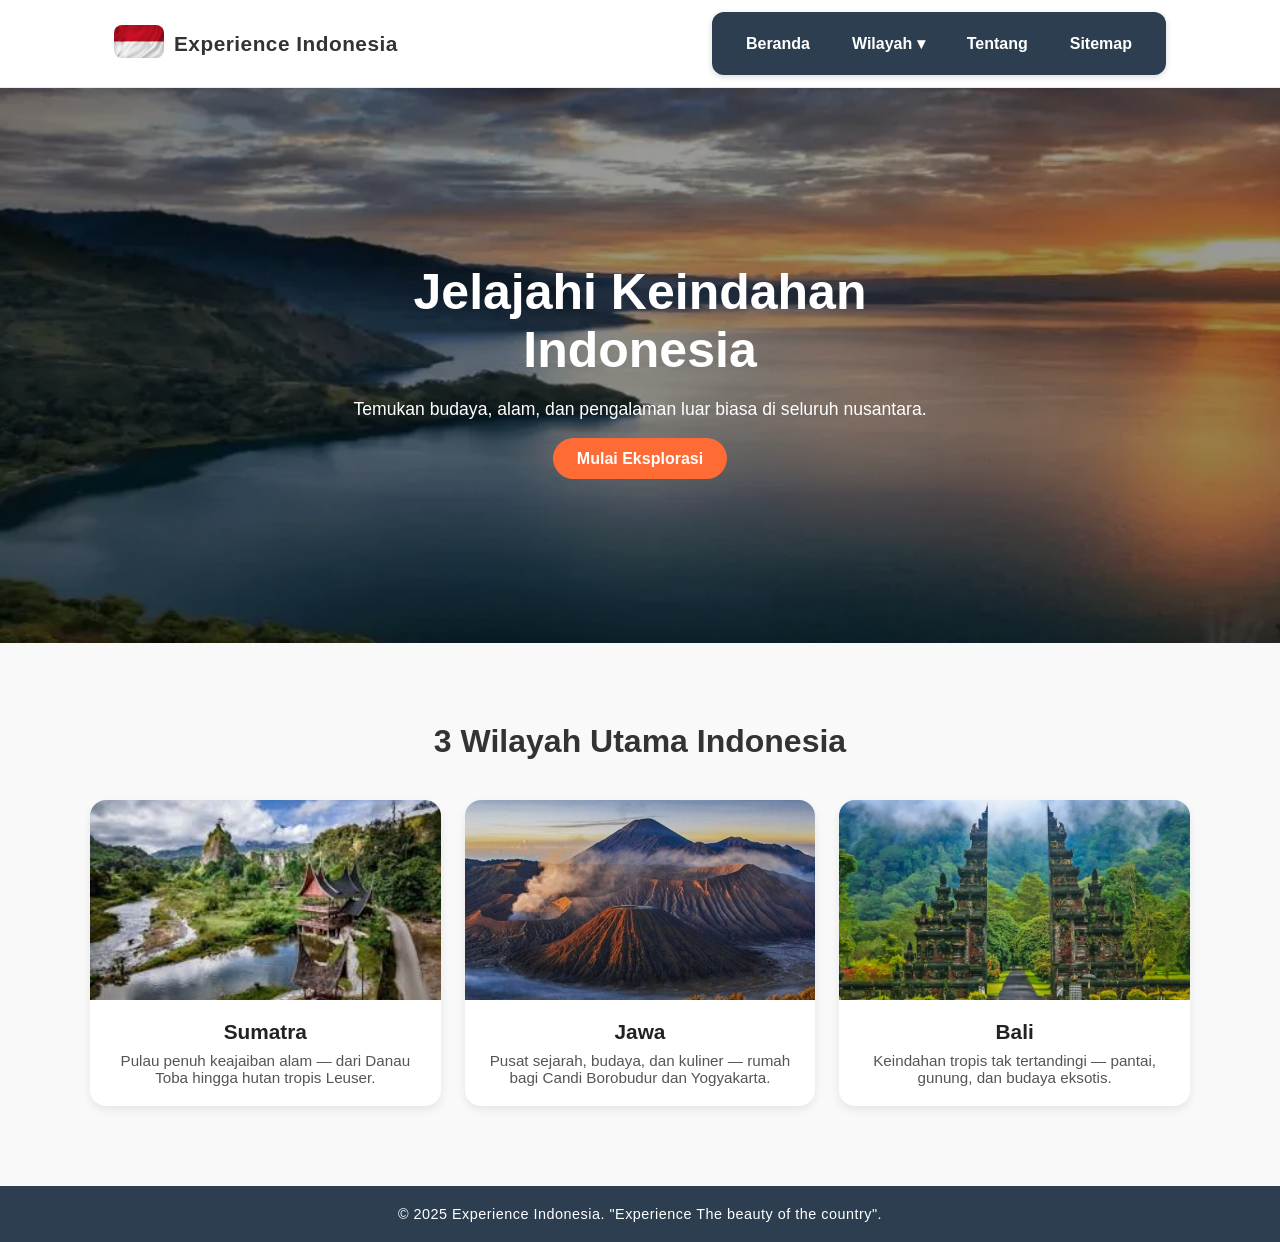
<file: index.html>
<!DOCTYPE html>
<html lang="id">
<head>
    <meta charset="UTF-8">
    <meta name="viewport" content="width=device-width, initial-scale=1.0">
    <title>Experience Indonesia</title>
    <link rel="stylesheet" href="Style.css">
</head>
<body>
    <!-- ===== Navbar ===== -->
    <header class="navbar">
        <div class="nav-container">
            <div class="nav-left">
                <div class="logo"><img src="INDONESIA.jpg" alt="Indonesia"></div>
                <div class="brand">Experience Indonesia</div>
            </div>
            <nav>
                <ul>
                    <li><a href="">Beranda</a></li>
                    <li>
                        <a href="">Wilayah ▾</a>
                        <ul>
                            <li><a href="TentangSumatra.html">Sumatra</a></li>
                            <li><a href="TentangJawa.html">Jawa</a></li>
                            <li><a href="TentangBali.html">Bali</a></li>
                        </ul>
                    </li>
                    <li><a href="Tentang.html">Tentang</a></li>
                    <li><a href="Sitemap.html">Sitemap</a></li>
                </ul>
            </nav>
        </div>
    </header>

    <!-- ===== Hero Section ===== -->
    <section class="hero">
        <div class="hero-content">
            <h1>Jelajahi Keindahan Indonesia</h1>
            <p>Temukan budaya, alam, dan pengalaman luar biasa di seluruh nusantara.</p>
            <a href="#" class="hero-btn">Mulai Eksplorasi</a>
        </div>
    </section>

    <!-- ===== Wilayah Section ===== -->
    <section id="wilayah" class="destinations">
        <h2>3 Wilayah Utama Indonesia</h2>
        <div class="destination-grid">
            <!-- Sumatra -->
            <a href="TentangSumatra.html" class="destination-card" id="sumatra">
                <img src="Alalahadid.jpg" alt="Sumatra">
                <h3>Sumatra</h3>
                <p>Pulau penuh keajaiban alam — dari Danau Toba hingga hutan tropis Leuser.</p>
            </a>

            <!-- Jawa -->
            <a href="" class="destination-card" id="jawa">
                <img src="Alalalahadid.jpg" alt="Jawa">
                <h3>Jawa</h3>
                <p>Pusat sejarah, budaya, dan kuliner — rumah bagi Candi Borobudur dan Yogyakarta.</p>
            </a>

            <!-- Bali -->
            <a href="" class="destination-card" id="bali">
                <img src="Alalalalahadid.jpg" alt="Bali">
                <h3>Bali</h3>
                <p>Keindahan tropis tak tertandingi — pantai, gunung, dan budaya eksotis.</p>
            </a>
        </div>
    </section>

    <!-- ===== Footer ===== -->
    <footer class="footer">
        <p>&copy; 2025 Experience Indonesia. "Experience The beauty of the country".</p>
    </footer>
</body>
</html>
</file>
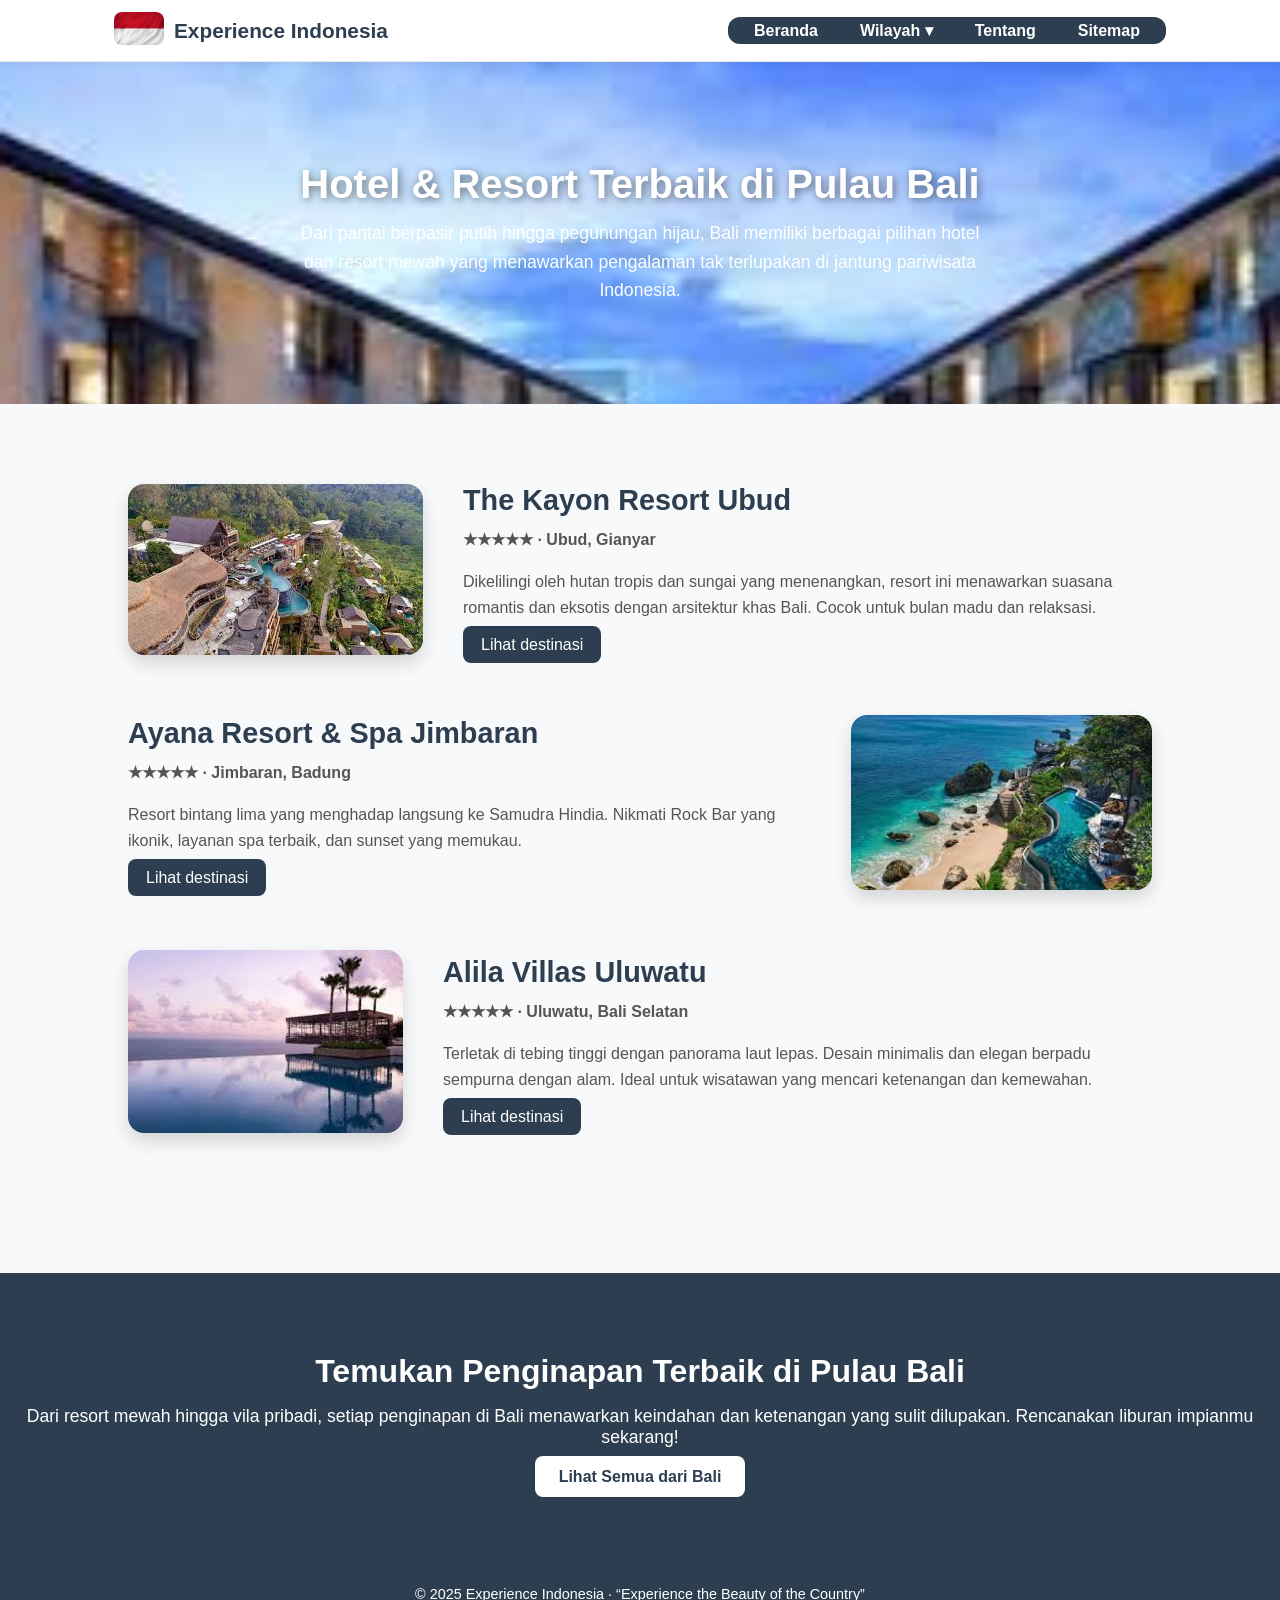
<file: HotelBali.html>
<!DOCTYPE html>
<html lang="id">
<head>
    <meta charset="UTF-8">
    <meta name="viewport" content="width=device-width, initial-scale=1.0">
    <title>Hotel Bali | Experience Indonesia</title>
    <link rel="stylesheet" href="HotelBali.css">
</head>
<body>
    <!-- ===== Navbar ===== -->
    <header class="navbar">
        <div class="nav-container">
            <div class="nav-left">
                <div class="logo">
                    <img src="INDONESIA.jpg" alt="Indonesia">
                </div>
                <span class="brand">Experience Indonesia</span>
            </div>
            <nav>
                <ul>
                    <li><a href="index.html">Beranda</a></li>
                    <li>
                        <a href="#">Wilayah ▾</a>
                        <ul>
                            <li><a href="TentangSumatra.html">Sumatra</a></li>
                            <li><a href="TentangJawa.html">Jawa</a></li>
                            <li><a href="TentangBali.html">Bali</a></li>
                        </ul>
                    </li>
                    <li><a href="Tentang.html">Tentang</a></li>
                    <li><a href="Sitemap.html">Sitemap</a></li>
                </ul>
            </nav>
        </div>
    </header>

    <!-- ===== Hero Section ===== -->
    <section class="hero">
        <div class="hero-text">
            <h1>Hotel & Resort Terbaik di Pulau Bali</h1>
            <p>
                Dari pantai berpasir putih hingga pegunungan hijau, Bali memiliki berbagai pilihan hotel dan resort mewah 
                yang menawarkan pengalaman tak terlupakan di jantung pariwisata Indonesia.
            </p>
        </div>
    </section>

    <!-- ===== Hotel Section ===== -->
    <section class="destination-section">
        <div class="destination-card">
            <img src="The Kayon Resort Ubud.jpeg" alt="The Kayon Resort Ubud">
            <div class="destination-info">
                <h2>The Kayon Resort Ubud</h2>
                <p><strong>★★★★★ · Ubud, Gianyar</strong></p>
                <p>
                    Dikelilingi oleh hutan tropis dan sungai yang menenangkan, resort ini menawarkan suasana romantis 
                    dan eksotis dengan arsitektur khas Bali. Cocok untuk bulan madu dan relaksasi.
                </p>
                <a href="https://www.google.com/maps/place/The+Kayon+Resort+Ubud+Bali/@-8.4760972,115.2808043,17z/data=!3m1!4b1!4m9!3m8!1s0x2dd223d90f46e447:0xddae651a70145b74!5m2!4m1!1i2!8m2!3d-8.4760972!4d115.2808043!16s%2Fg%2F1q5blnx__?entry=ttu&g_ep=EgoyMDI1MTEwNC4xIKXMDSoASAFQAw%3D%3D" class="btn">Lihat destinasi</a>
            </div>
        </div>

        <div class="destination-card reverse">
            <img src="AyanaResortJimbaran.jpeg" alt="Ayana Resort Jimbaran">
            <div class="destination-info">
                <h2>Ayana Resort & Spa Jimbaran</h2>
                <p><strong>★★★★★ · Jimbaran, Badung</strong></p>
                <p>
                    Resort bintang lima yang menghadap langsung ke Samudra Hindia. 
                    Nikmati Rock Bar yang ikonik, layanan spa terbaik, dan sunset yang memukau.
                </p>
                <a href="https://www.google.com/maps/place/AYANA+Resort+Bali/@-8.7862171,115.1392725,17z/data=!3m1!4b1!4m9!3m8!1s0x2dd2448af6f410a5:0x313ee67691a146ca!5m2!4m1!1i2!8m2!3d-8.7862171!4d115.1392725!16s%2Fg%2F1tf215vh?entry=ttu&g_ep=EgoyMDI1MTEwNC4xIKXMDSoASAFQAw%3D%3D" class="btn">Lihat destinasi</a>
            </div>
        </div>

        <div class="destination-card">
            <img src="AlilaVillasUluwatu.jpeg" alt="Alila Villas Uluwatu">
            <div class="destination-info">
                <h2>Alila Villas Uluwatu</h2>
                <p><strong>★★★★★ · Uluwatu, Bali Selatan</strong></p>
                <p>
                    Terletak di tebing tinggi dengan panorama laut lepas. 
                    Desain minimalis dan elegan berpadu sempurna dengan alam. 
                    Ideal untuk wisatawan yang mencari ketenangan dan kemewahan.
                </p>
                <a href="https://www.google.com/maps/place/Alila+Villas+Uluwatu/@-8.8461296,115.1371257,17z/data=!3m1!4b1!4m9!3m8!1s0x2dd25add7437e1c1:0xb608f145222330a6!5m2!4m1!1i2!8m2!3d-8.8461296!4d115.1371257!16s%2Fg%2F1v2gb4_0?entry=ttu&g_ep=EgoyMDI1MTEwNC4xIKXMDSoASAFQAw%3D%3D" class="btn">Lihat destinasi</a>
            </div>
        </div>
    </section>

    <!-- ===== CTA Section ===== -->
    <section class="cta">
        <h2>Temukan Penginapan Terbaik di Pulau Bali</h2>
        <p>
            Dari resort mewah hingga vila pribadi, setiap penginapan di Bali menawarkan keindahan dan ketenangan yang sulit dilupakan.
            Rencanakan liburan impianmu sekarang!
        </p>
        <a href="TentangBali.html" class="btn-cta">Lihat Semua dari Bali</a>
    </section>

    <!-- ===== Footer ===== -->
    <footer class="footer">
        <p>&copy; 2025 Experience Indonesia · “Experience the Beauty of the Country”</p>
    </footer>
</body>
</html>
</file>
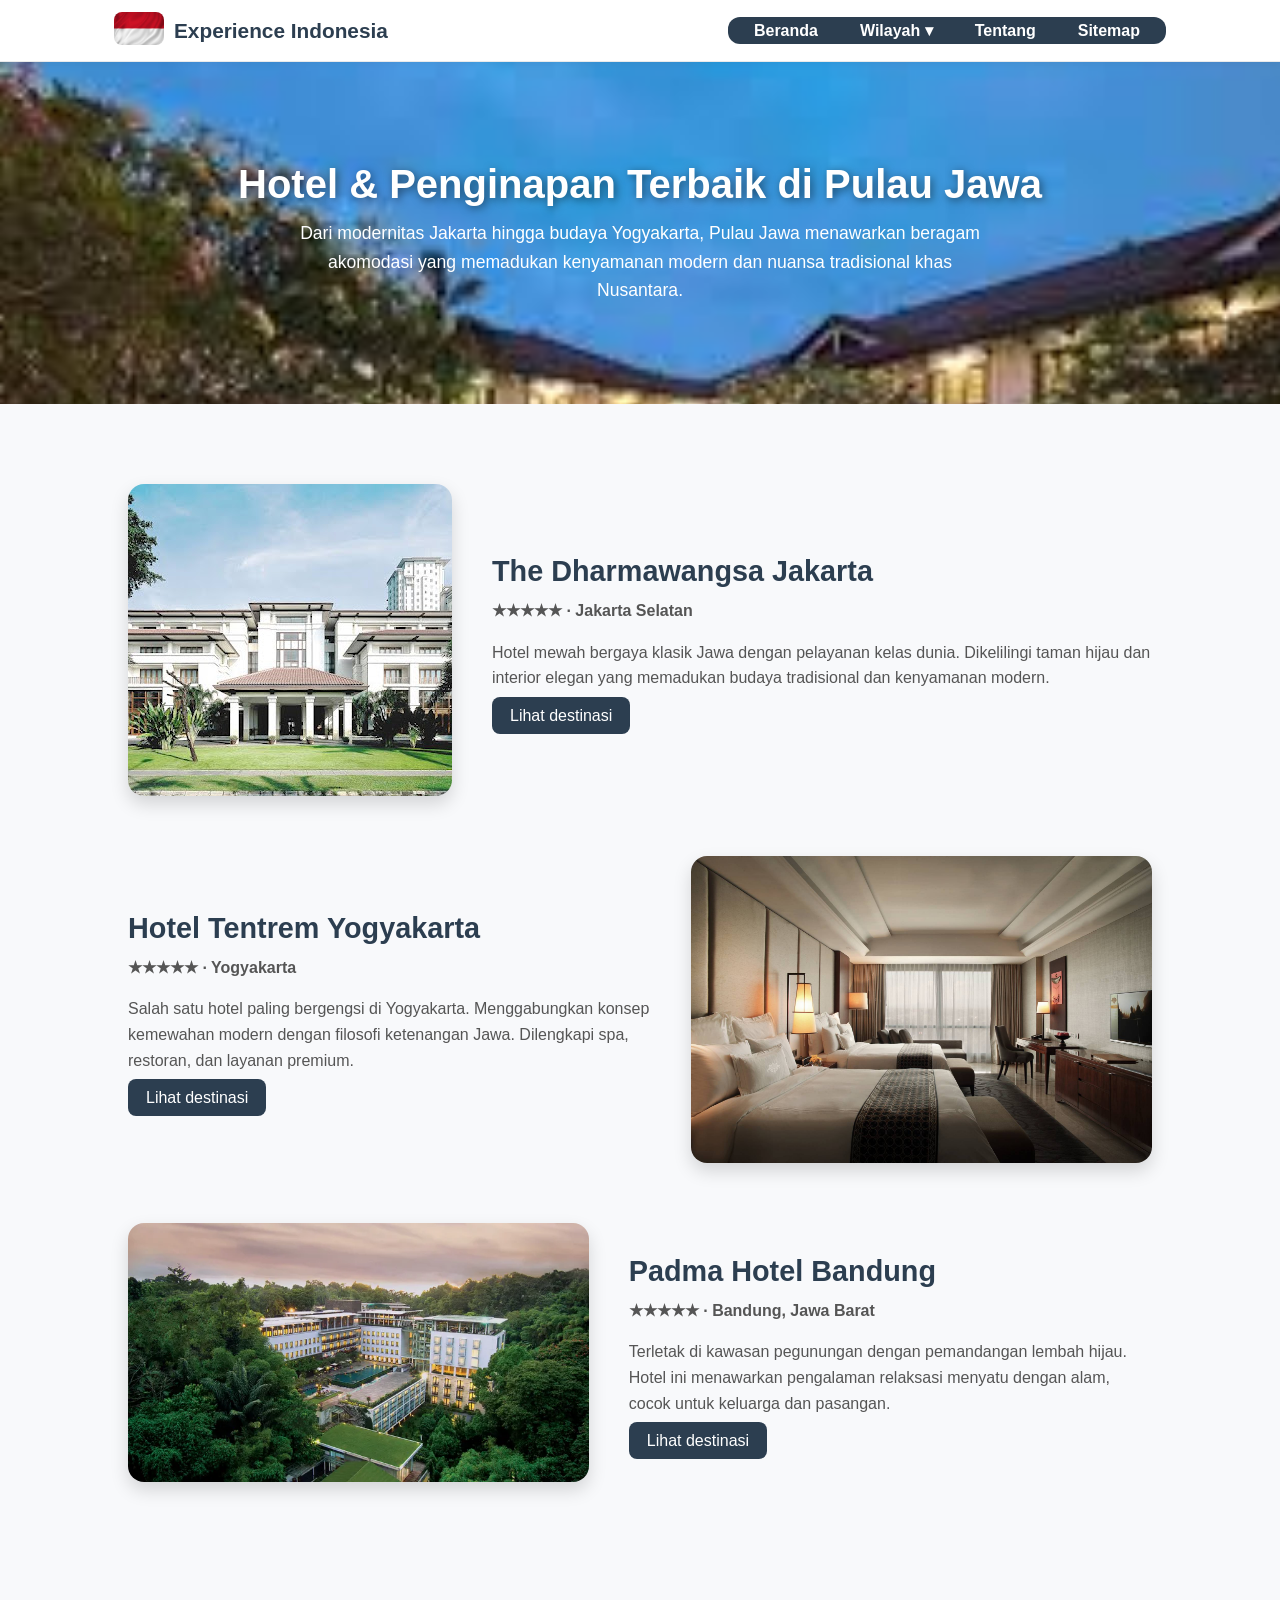
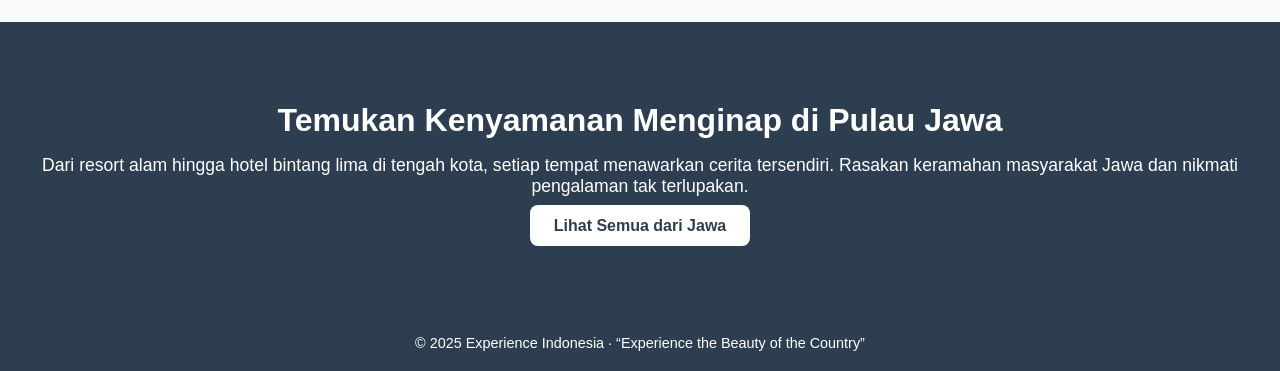
<file: HotelJawa.html>
<!DOCTYPE html>
<html lang="id">
<head>
    <meta charset="UTF-8">
    <meta name="viewport" content="width=device-width, initial-scale=1.0">
    <title>Hotel Jawa | Experience Indonesia</title>
    <link rel="stylesheet" href="Hoteljawa.css">
</head>
<body>
    <!-- ===== Navbar ===== -->
    <header class="navbar">
        <div class="nav-container">
            <div class="nav-left">
                <div class="logo">
                    <img src="INDONESIA.jpg" alt="Indonesia">
                </div>
                <span class="brand">Experience Indonesia</span>
            </div>
            <nav>
                <ul>
                    <li><a href="index.html">Beranda</a></li>
                    <li>
                        <a href="#">Wilayah ▾</a>
                        <ul>
                            <li><a href="TentangSumatra.html">Sumatra</a></li>
                            <li><a href="TentangJawa.html">Jawa</a></li>
                            <li><a href="TentangBali.html">Bali</a></li>
                        </ul>
                    </li>
                    <li><a href="Tentang.html">Tentang</a></li>
                    <li><a href="Sitemap.html">Sitemap</a></li>
                </ul>
            </nav>
        </div>
    </header>

    <!-- ===== Hero Section ===== -->
    <section class="hero">
        <div class="hero-text">
            <h1>Hotel & Penginapan Terbaik di Pulau Jawa</h1>
            <p>
                Dari modernitas Jakarta hingga budaya Yogyakarta, Pulau Jawa menawarkan beragam akomodasi 
                yang memadukan kenyamanan modern dan nuansa tradisional khas Nusantara.
            </p>
        </div>
    </section>

    <!-- ===== Hotel Section ===== -->
    <section class="destination-section">
        <div class="destination-card">
            <img src="The Dharmawangsa Jakarta.jpg" alt="The Dharmawangsa Jakarta">
            <div class="destination-info">
                <h2>The Dharmawangsa Jakarta</h2>
                <p><strong>★★★★★ · Jakarta Selatan</strong></p>
                <p>
                    Hotel mewah bergaya klasik Jawa dengan pelayanan kelas dunia. 
                    Dikelilingi taman hijau dan interior elegan yang memadukan budaya tradisional 
                    dan kenyamanan modern.
                </p>
                <a href="https://www.google.com/maps/place/The+Dharmawangsa+Jakarta/@-6.2532037,106.805117,17z/data=!3m1!4b1!4m9!3m8!1s0x2e69f170f3863d05:0x16307e5537e5100d!5m2!4m1!1i2!8m2!3d-6.2532037!4d106.805117!16s%2Fg%2F1tmcvdzr?entry=ttu&g_ep=EgoyMDI1MTEwNC4xIKXMDSoASAFQAw%3D%3D" class="btn">Lihat destinasi</a>
            </div>
        </div>

        <div class="destination-card reverse">
            <img src="Hotel Tentrem Yogyakarta.jpg" alt="Hotel Tentrem Yogyakarta">
            <div class="destination-info">
                <h2>Hotel Tentrem Yogyakarta</h2>
                <p><strong>★★★★★ · Yogyakarta</strong></p>
                <p>
                    Salah satu hotel paling bergengsi di Yogyakarta. 
                    Menggabungkan konsep kemewahan modern dengan filosofi ketenangan Jawa. 
                    Dilengkapi spa, restoran, dan layanan premium.
                </p>
                <a href="https://www.google.com/maps/place/Hotel+Tentrem+Yogyakarta/@-7.7738153,110.3684775,17z/data=!3m1!4b1!4m9!3m8!1s0x2e7a58485d4d2de1:0x59986450d810f006!5m2!4m1!1i2!8m2!3d-7.7738153!4d110.3684775!16s%2Fg%2F11b62_8rf6?entry=ttu&g_ep=EgoyMDI1MTEwNC4xIKXMDSoASAFQAw%3D%3D" class="btn">Lihat destinasi</a>
            </div>
        </div>

        <div class="destination-card">
            <img src="HotelTentremYogyakarta.jpg" alt="Padma Hotel Bandung">
            <div class="destination-info">
                <h2>Padma Hotel Bandung</h2>
                <p><strong>★★★★★ · Bandung, Jawa Barat</strong></p>
                <p>
                    Terletak di kawasan pegunungan dengan pemandangan lembah hijau. 
                    Hotel ini menawarkan pengalaman relaksasi menyatu dengan alam, 
                    cocok untuk keluarga dan pasangan.
                </p>
                <a href="https://www.google.com/maps/place/Padma+Hotel+Bandung/@-6.8646001,107.609097,17z/data=!4m10!3m9!1s0x2e69f171544a13a1:0xdde9b90dc7cb3332!5m3!1s2025-11-23!4m1!1i2!8m2!3d-6.8646001!4d107.609097!16s%2Fg%2F122fpv58?entry=ttu&g_ep=EgoyMDI1MTEwNC4xIKXMDSoASAFQAw%3D%3D" class="btn">Lihat destinasi</a>
            </div>
        </div>
    </section>

    <!-- ===== CTA Section ===== -->
    <section class="cta">
        <h2>Temukan Kenyamanan Menginap di Pulau Jawa</h2>
        <p>
            Dari resort alam hingga hotel bintang lima di tengah kota, setiap tempat menawarkan cerita tersendiri.
            Rasakan keramahan masyarakat Jawa dan nikmati pengalaman tak terlupakan.
        </p>
        <a href="TentangJawa.html" class="btn-cta">Lihat Semua dari Jawa</a>
    </section>

    <!-- ===== Footer ===== -->
    <footer class="footer">
        <p>&copy; 2025 Experience Indonesia · “Experience the Beauty of the Country”</p>
    </footer>
</body>
</html>
</file>
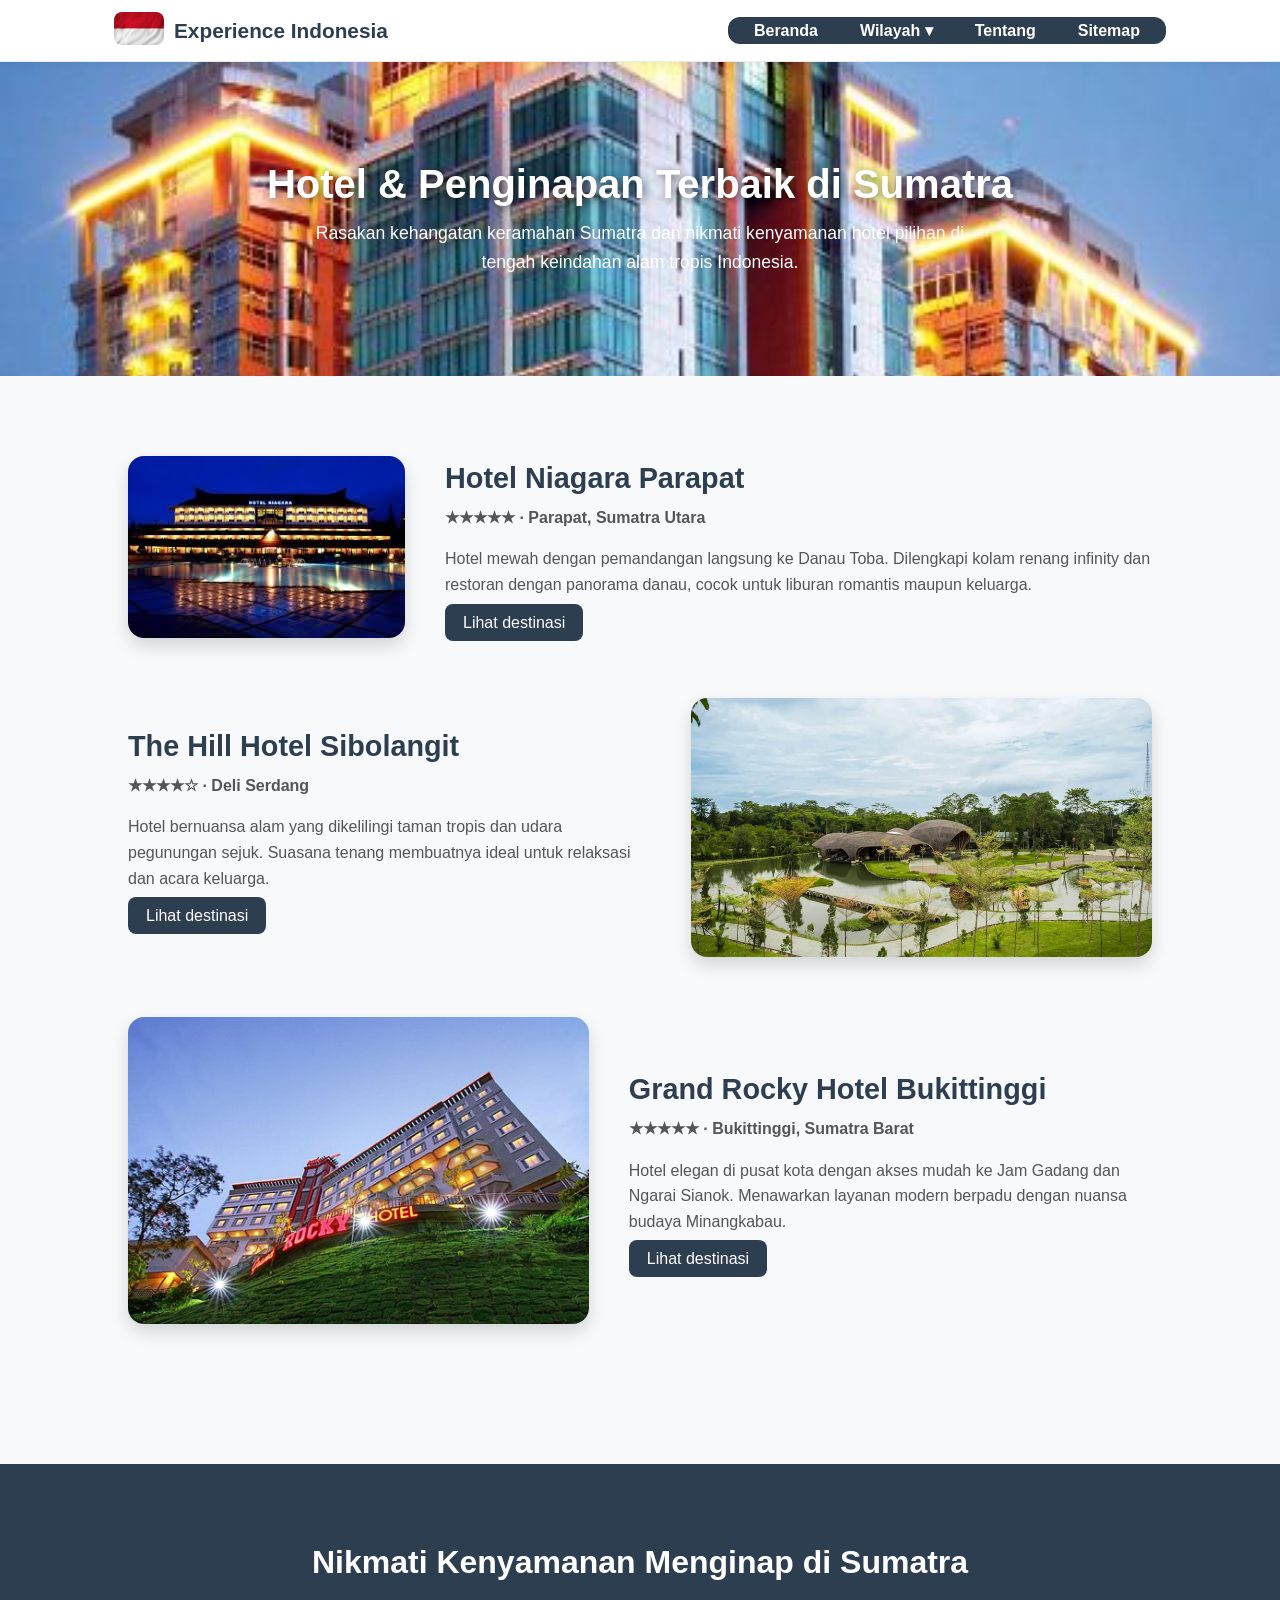
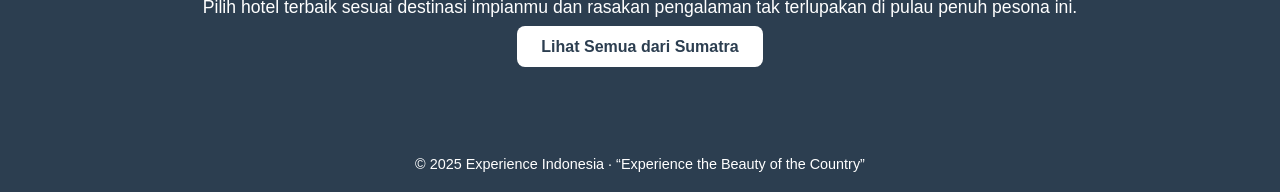
<file: HotelSumatra.html>
<!DOCTYPE html>
<html lang="id">
<head>
    <meta charset="UTF-8">
    <meta name="viewport" content="width=device-width, initial-scale=1.0">
    <title>Hotel Sumatra | Experience Indonesia</title>
    <link rel="stylesheet" href="Hotel.css">
</head>
<body>
    <!-- ===== Navbar ===== -->
    <header class="navbar">
        <div class="nav-container">
            <div class="nav-left">
                <div class="logo">
                    <img src="INDONESIA.jpg" alt="Indonesia">
                </div>
                <span class="brand">Experience Indonesia</span>
            </div>
            <nav>
                <ul>
                    <li><a href="index.html">Beranda</a></li>
                    <li>
                        <a href="#">Wilayah ▾</a>
                        <ul>
                            <li><a href="TentangSumatra.html">Sumatra</a></li>
                            <li><a href="TentangJawa.html">Jawa</a></li>
                            <li><a href="TentangBali.html">Bali</a></li>
                        </ul>
                    </li>
                    <li><a href="Tentang.html">Tentang</a></li>
                    <li><a href="Sitemap.html">Sitemap</a></li>
                </ul>
            </nav>
        </div>
    </header>

    <!-- ===== Hero Section ===== -->
    <section class="hero">
        <div class="hero-text">
            <h1>Hotel & Penginapan Terbaik di Sumatra</h1>
            <p>Rasakan kehangatan keramahan Sumatra dan nikmati kenyamanan hotel pilihan di tengah keindahan alam tropis Indonesia.</p>
        </div>
    </section>

    <!-- ===== Hotel Section ===== -->
    <section class="destination-section">
        <div class="destination-card">
            <img src="Hotel Niagara Parapat.jpg" alt="Hotel Niagara Parapat">
            <div class="destination-info">
                <h2>Hotel Niagara Parapat</h2>
                <p><strong>★★★★★ · Parapat, Sumatra Utara</strong></p>
                <p>Hotel mewah dengan pemandangan langsung ke Danau Toba.  
                Dilengkapi kolam renang infinity dan restoran dengan panorama danau, cocok untuk liburan romantis maupun keluarga.</p>
                <a href="https://www.google.com/maps/place/Hotel+Niagara+Parapat/@2.6615756,98.9437771,17z/data=!3m1!4b1!4m9!3m8!1s0x3031eea4c30b77af:0x230acd63c8670d96!5m2!4m1!1i2!8m2!3d2.6615756!4d98.9437771!16s%2Fg%2F11bxg041c2?entry=ttu&g_ep=EgoyMDI1MTEwNC4xIKXMDSoASAFQAw%3D%3D" class="btn">Lihat destinasi</a>
            </div>
        </div>

        <div class="destination-card reverse">
            <img src="The Hill Hotel Sibolangit.jpeg" alt="The Hill Hotel Sibolangit">
            <div class="destination-info">
                <h2>The Hill Hotel Sibolangit</h2>
                <p><strong>★★★★☆ · Deli Serdang</strong></p>
                <p>Hotel bernuansa alam yang dikelilingi taman tropis dan udara pegunungan sejuk.  
                Suasana tenang membuatnya ideal untuk relaksasi dan acara keluarga.</p>
                <a href="https://www.google.com/maps/place/The+Hill+Hotel+%26+Resort+Sibolangit/@3.2784553,98.5484858,17z/data=!3m1!4b1!4m9!3m8!1s0x3031027643173829:0xaeb04a029f08d774!5m2!4m1!1i2!8m2!3d3.2784553!4d98.5484858!16s%2Fg%2F1tcy_z20?entry=ttu&g_ep=EgoyMDI1MTEwNC4xIKXMDSoASAFQAw%3D%3D" class="btn">Lihat destinasi</a>
            </div>
        </div>

        <div class="destination-card">
            <img src="Grand Rocky Bukittinggi.jpg" alt="Grand Rocky Hotel Bukittinggi">
            <div class="destination-info">
                <h2>Grand Rocky Hotel Bukittinggi</h2>
                <p><strong>★★★★★ · Bukittinggi, Sumatra Barat</strong></p>
                <p>Hotel elegan di pusat kota dengan akses mudah ke Jam Gadang dan Ngarai Sianok.  
                Menawarkan layanan modern berpadu dengan nuansa budaya Minangkabau.</p>
                <a href="https://www.google.com/maps/place/Grand+Rocky+Hotel+Bukittinggi/@-0.3027454,100.3662925,17z/data=!4m9!3m8!1s0x2fd538a35a0319c7:0x35c2445f88406d39!5m2!4m1!1i2!8m2!3d-0.3027454!4d100.3662925!16s%2Fg%2F12hr566dd?entry=ttu&g_ep=EgoyMDI1MTEwNC4xIKXMDSoASAFQAw%3D%3D" class="btn">Lihat destinasi</a>
            </div>
        </div>
    </section>

    <!-- ===== CTA Section ===== -->
    <section class="cta">
        <h2>Nikmati Kenyamanan Menginap di Sumatra</h2>
        <p>Pilih hotel terbaik sesuai destinasi impianmu dan rasakan pengalaman tak terlupakan di pulau penuh pesona ini.</p>
        <a href="TentangSumatra.html" class="btn-cta">Lihat Semua dari Sumatra</a>
    </section>

    <!-- ===== Footer ===== -->
    <footer class="footer">
        <p>&copy; 2025 Experience Indonesia · “Experience the Beauty of the Country”</p>
    </footer>
</body>
</html>
</file>
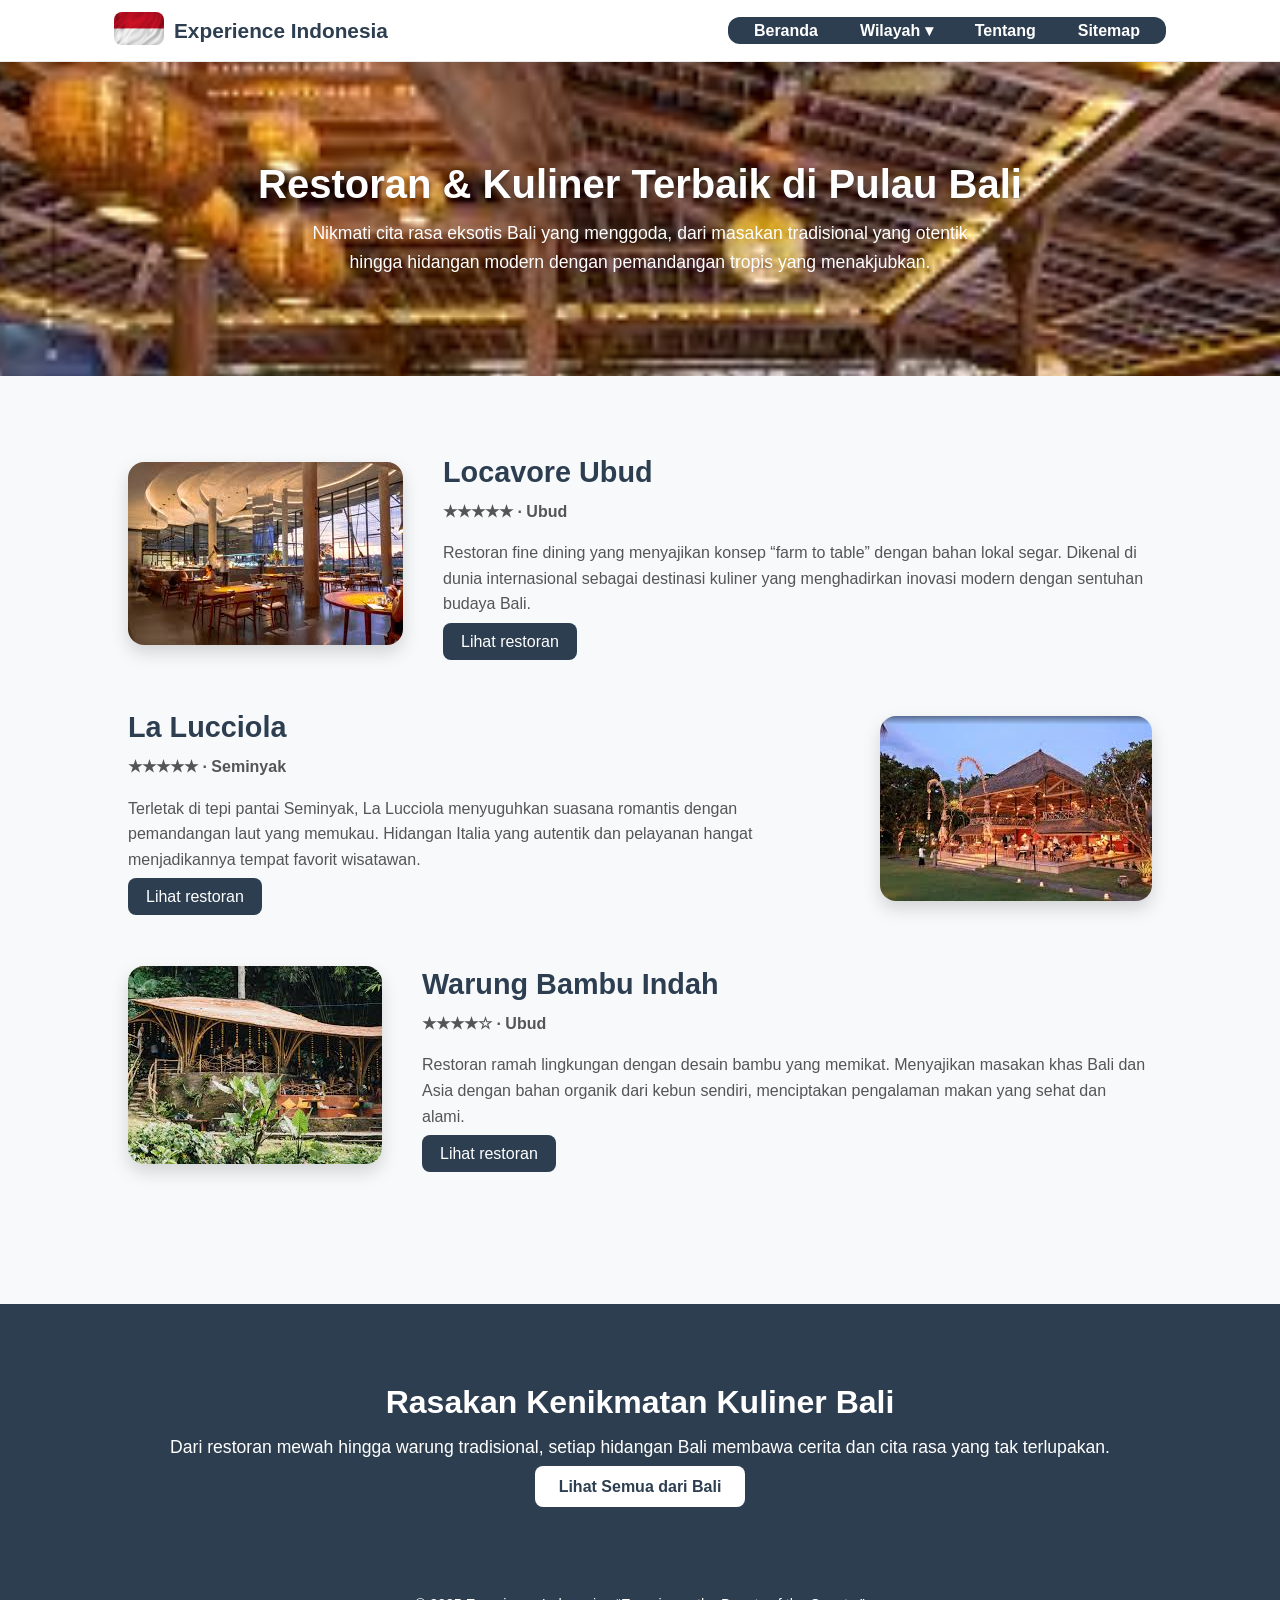
<file: RestaurantBali.html>
<!DOCTYPE html>
<html lang="id">
<head>
    <meta charset="UTF-8">
    <meta name="viewport" content="width=device-width, initial-scale=1.0">
    <title>Restoran Bali | Experience Indonesia</title>
    <link rel="stylesheet" href="RestaurantBali.css">
</head>
<body>
    <!-- ===== Navbar ===== -->
    <header class="navbar">
        <div class="nav-container">
            <div class="nav-left">
                <div class="logo">
                    <img src="INDONESIA.jpg" alt="Indonesia">
                </div>
                <span class="brand">Experience Indonesia</span>
            </div>
            <nav>
                <ul>
                    <li><a href="index.html">Beranda</a></li>
                    <li>
                        <a href="#">Wilayah ▾</a>
                        <ul>
                            <li><a href="TentangSumatra.html">Sumatra</a></li>
                            <li><a href="TentangJawa.html">Jawa</a></li>
                            <li><a href="TentangBali.html">Bali</a></li>
                        </ul>
                    </li>
                    <li><a href="Tentang.html">Tentang</a></li>
                    <li><a href="Sitemap.html">Sitemap</a></li>
                </ul>
            </nav>
        </div>
    </header>

    <!-- ===== Hero Section ===== -->
    <section class="hero">
        <div class="hero-text">
            <h1>Restoran & Kuliner Terbaik di Pulau Bali</h1>
            <p>
                Nikmati cita rasa eksotis Bali yang menggoda, dari masakan tradisional yang otentik hingga 
                hidangan modern dengan pemandangan tropis yang menakjubkan.
            </p>
        </div>
    </section>

    <!-- ===== Restaurant Section ===== -->
    <section class="destination-section">
        <div class="destination-card">
            <img src="LocavoreUbud.jpg" alt="Locavore Ubud">
            <div class="destination-info">
                <h2>Locavore Ubud</h2>
                <p><strong>★★★★★ · Ubud</strong></p>
                <p>
                    Restoran fine dining yang menyajikan konsep “farm to table” dengan bahan lokal segar. 
                    Dikenal di dunia internasional sebagai destinasi kuliner yang menghadirkan inovasi modern 
                    dengan sentuhan budaya Bali.
                </p>
                <a href="https://www.google.com/maps/place/Locavore+NXT/@-8.5422753,115.2573302,17z/data=!3m1!4b1!4m6!3m5!1s0x2dd23df8e648ddcb:0x5a7157f02c311f50!8m2!3d-8.5422753!4d115.2573302!16s%2Fg%2F11l3253902?entry=ttu&g_ep=EgoyMDI1MTEwNC4xIKXMDSoASAFQAw%3D%3D" class="btn">Lihat restoran</a>
            </div>
        </div>

        <div class="destination-card reverse">
            <img src="LaLucciolaSeminyak.jpeg" alt="La Lucciola Seminyak">
            <div class="destination-info">
                <h2>La Lucciola</h2>
                <p><strong>★★★★★ · Seminyak</strong></p>
                <p>
                    Terletak di tepi pantai Seminyak, La Lucciola menyuguhkan suasana romantis dengan pemandangan 
                    laut yang memukau. Hidangan Italia yang autentik dan pelayanan hangat menjadikannya tempat favorit wisatawan.
                </p>
                <a href="https://www.google.com/maps/place/La+Lucciola+Seminyak/data=!4m2!3m1!1s0x2dd2470fd48179ed:0xf00250347536ae0b?sa=X&ved=1t:242&ictx=111" class="btn">Lihat restoran</a>
            </div>
        </div>

        <div class="destination-card">
            <img src="WarungBambuIndah.jpg" alt="Warung Bambu Indah">
            <div class="destination-info">
                <h2>Warung Bambu Indah</h2>
                <p><strong>★★★★☆ · Ubud</strong></p>
                <p>
                    Restoran ramah lingkungan dengan desain bambu yang memikat. 
                    Menyajikan masakan khas Bali dan Asia dengan bahan organik dari kebun sendiri, 
                    menciptakan pengalaman makan yang sehat dan alami.
                </p>
                <a href="https://www.google.com/maps/place/River+Warung+Dayclub+-+Bambu+Indah+Resort/@-8.5113569,115.2376064,17z/data=!4m6!3m5!1s0x2dd23d898351afb5:0x94995396e2d5d3e7!8m2!3d-8.5113569!4d115.2376064!16s%2Fg%2F11gwmh_jvb?entry=ttu&g_ep=EgoyMDI1MTEwNC4xIKXMDSoASAFQAw%3D%3D" class="btn">Lihat restoran</a>
            </div>
        </div>
    </section>

    <!-- ===== CTA Section ===== -->
    <section class="cta">
        <h2>Rasakan Kenikmatan Kuliner Bali</h2>
        <p>
            Dari restoran mewah hingga warung tradisional, setiap hidangan Bali membawa cerita dan cita rasa yang tak terlupakan.
        </p>
        <a href="TentangBali.html" class="btn-cta">Lihat Semua dari Bali</a>
    </section>

    <!-- ===== Footer ===== -->
    <footer class="footer">
        <p>&copy; 2025 Experience Indonesia · “Experience the Beauty of the Country”</p>
    </footer>
</body>
</html>
</file>
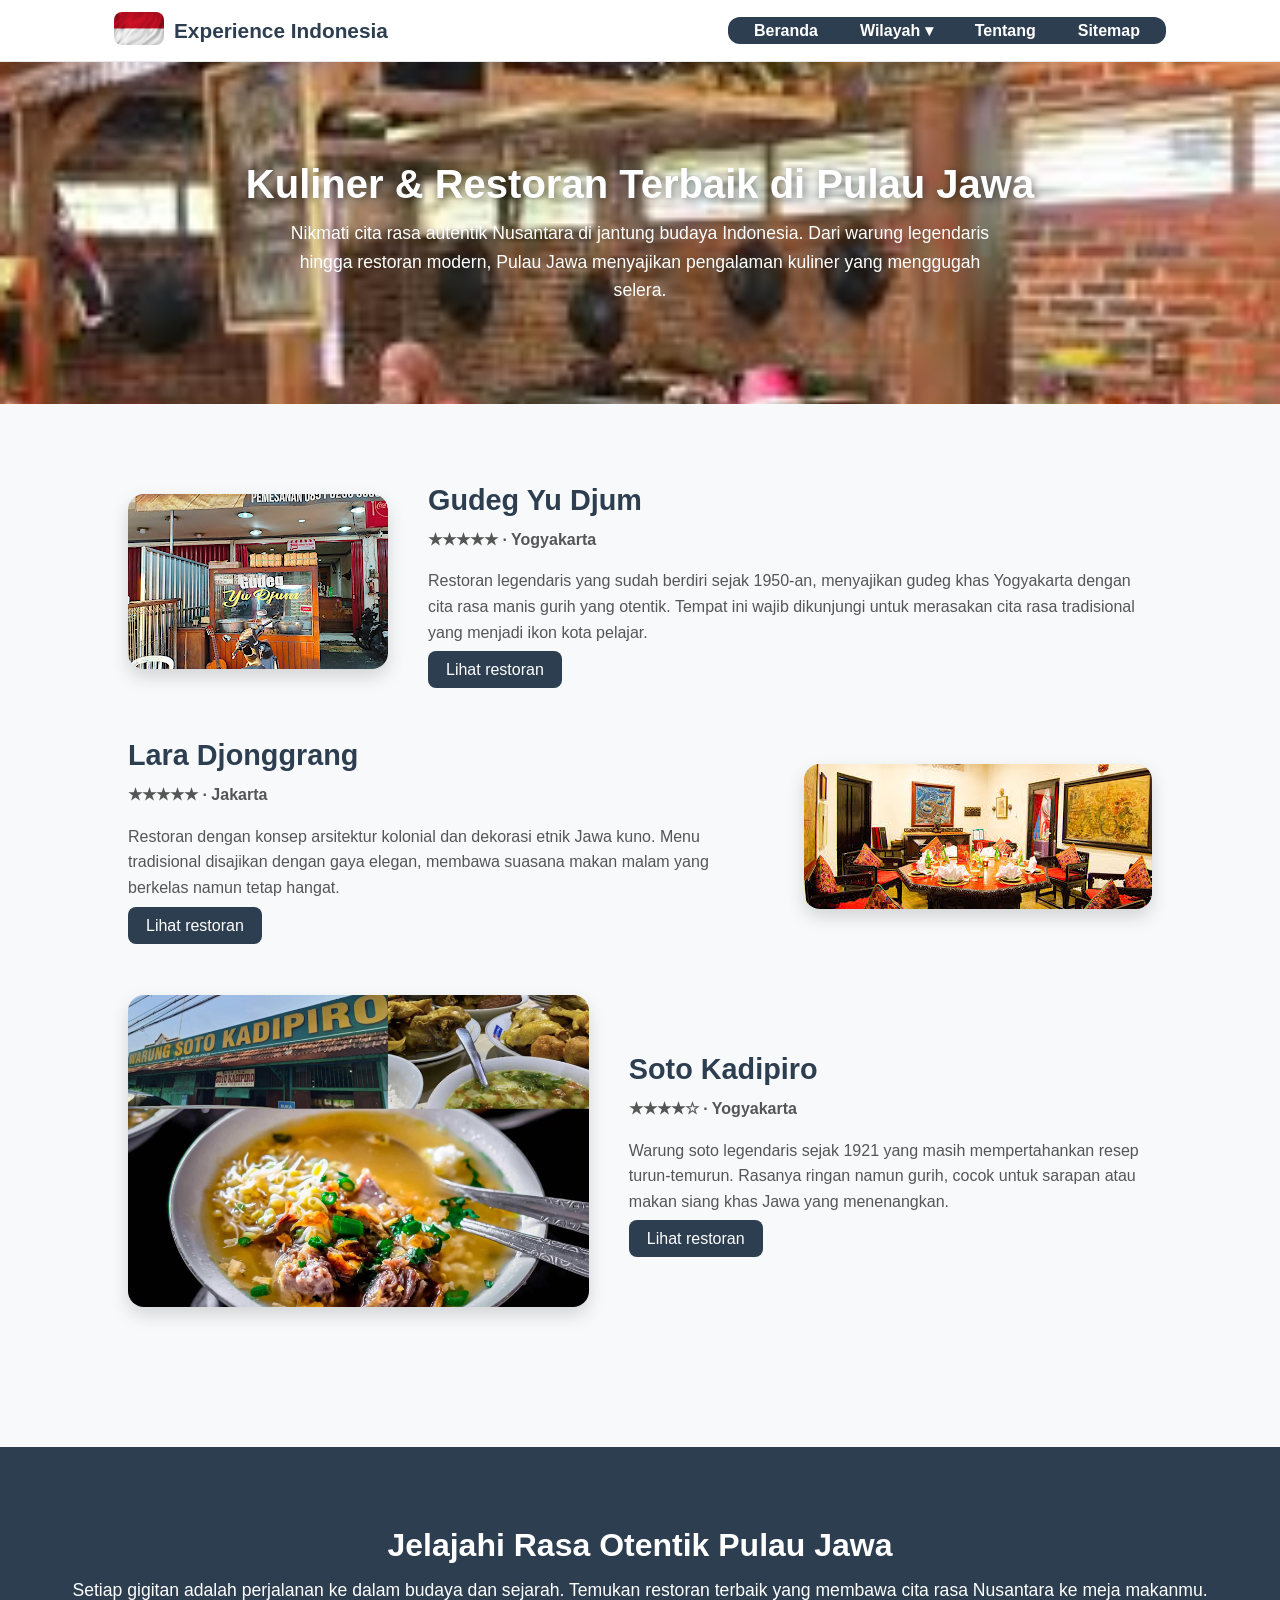
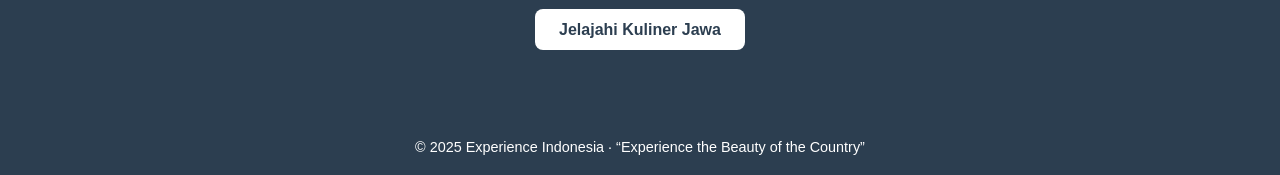
<file: RestaurantJawa.html>
<!DOCTYPE html>
<html lang="id">
<head>
    <meta charset="UTF-8">
    <meta name="viewport" content="width=device-width, initial-scale=1.0">
    <title>Restaurant Jawa | Experience Indonesia</title>
    <link rel="stylesheet" href="RestaurantJawa.css">
</head>
<body>
    <!-- ===== Navbar ===== -->
    <header class="navbar">
        <div class="nav-container">
            <div class="nav-left">
                <div class="logo">
                    <img src="INDONESIA.jpg" alt="Indonesia">
                </div>
                <span class="brand">Experience Indonesia</span>
            </div>
            <nav>
                <ul>
                    <li><a href="index.html">Beranda</a></li>
                    <li>
                        <a href="#">Wilayah ▾</a>
                        <ul>
                            <li><a href="TentangSumatra.html">Sumatra</a></li>
                            <li><a href="TentangJawa.html">Jawa</a></li>
                            <li><a href="TentangBali.html">Bali</a></li>
                        </ul>
                    </li>
                    <li><a href="Tentang.html">Tentang</a></li>
                    <li><a href="Sitemap.html">Sitemap</a></li>
                </ul>
            </nav>
        </div>
    </header>

    <!-- ===== Hero Section ===== -->
    <section class="hero">
        <div class="hero-text">
            <h1>Kuliner & Restoran Terbaik di Pulau Jawa</h1>
            <p>Nikmati cita rasa autentik Nusantara di jantung budaya Indonesia.  
            Dari warung legendaris hingga restoran modern, Pulau Jawa menyajikan pengalaman kuliner yang menggugah selera.</p>
        </div>
    </section>

    <!-- ===== Restaurant Section ===== -->
    <section class="destination-section">
        <div class="destination-card">
            <img src="Gudeg.jpg" alt="Gudeg Yu Djum">
            <div class="destination-info">
                <h2>Gudeg Yu Djum</h2>
                <p><strong>★★★★★ · Yogyakarta</strong></p>
                <p>Restoran legendaris yang sudah berdiri sejak 1950-an, menyajikan gudeg khas Yogyakarta dengan cita rasa manis gurih yang otentik.  
                Tempat ini wajib dikunjungi untuk merasakan cita rasa tradisional yang menjadi ikon kota pelajar.</p>
                <a href="https://www.google.com/maps/place/Gudeg+Yu+Djum/@-7.7938555,110.2952233,12z/data=!4m10!1m2!2m1!1sgudeg+yu+djum+yogyakarta!3m6!1s0x2e7a5827b486d57b:0x3c0e9dec5b366c5f!8m2!3d-7.7938555!4d110.3652611!15sChhndWRlZyB5dSBkanVtIHlvZ3lha2FydGFaGiIYZ3VkZWcgeXUgZGp1bSB5b2d5YWthcnRhkgEbY2VudHJhbF9qYXZhbmVzZV9yZXN0YXVyYW504AEA!16s%2Fg%2F1ptyp443w?entry=ttu&g_ep=EgoyMDI1MTEwNC4xIKXMDSoASAFQAw%3D%3D" class="btn">Lihat restoran</a>
            </div>
        </div>

        <div class="destination-card reverse">
            <img src="LaraDjonggrang.jpeg" alt="Lara Djonggrang">
            <div class="destination-info">
                <h2>Lara Djonggrang</h2>
                <p><strong>★★★★★ · Jakarta</strong></p>
                <p>Restoran dengan konsep arsitektur kolonial dan dekorasi etnik Jawa kuno.  
                Menu tradisional disajikan dengan gaya elegan, membawa suasana makan malam yang berkelas namun tetap hangat.</p>
                <a href="https://www.google.com/maps/place/Lara+Djonggrang/@-6.1941415,106.8362318,17z/data=!3m1!4b1!4m6!3m5!1s0x2e69f43e62d87567:0x5604780c4d7331c8!8m2!3d-6.1941415!4d106.8362318!16s%2Fg%2F1yh5tbbrt?entry=ttu&g_ep=EgoyMDI1MTEwNC4xIKXMDSoASAFQAw%3D%3D" class="btn">Lihat restoran</a>
            </div>
        </div>

        <div class="destination-card">
            <img src="SotoKadipiro.jpg" alt="Soto Kadipiro">
            <div class="destination-info">
                <h2>Soto Kadipiro</h2>
                <p><strong>★★★★☆ · Yogyakarta</strong></p>
                <p>Warung soto legendaris sejak 1921 yang masih mempertahankan resep turun-temurun.  
                Rasanya ringan namun gurih, cocok untuk sarapan atau makan siang khas Jawa yang menenangkan.</p>
                <a href="https://www.google.com/maps/place/WARUNG+SOTO+KADIPIRO/@-7.8006411,110.2762029,12z/data=!4m10!1m2!2m1!1sSoto+Kadipiro!3m6!1s0x2e7a57f6e65a0965:0xc5fef4b9e74a7323!8m2!3d-7.8006411!4d110.3462407!15sCg1Tb3RvIEthZGlwaXJvWg8iDXNvdG8ga2FkaXBpcm-SARRzb3RvX2F5YW1fcmVzdGF1cmFudJoBJENoZERTVWhOTUc5blMwVkpRMEZuU1VOU2NGQlFOUzEzUlJBQuABAPoBBAgAEDs!16s%2Fg%2F11c7syxwyj?entry=ttu&g_ep=EgoyMDI1MTEwNC4xIKXMDSoASAFQAw%3D%3D" class="btn">Lihat restoran</a>
            </div>
        </div>
    </section>

    <!-- ===== CTA Section ===== -->
    <section class="cta">
        <h2>Jelajahi Rasa Otentik Pulau Jawa</h2>
        <p>Setiap gigitan adalah perjalanan ke dalam budaya dan sejarah.  
        Temukan restoran terbaik yang membawa cita rasa Nusantara ke meja makanmu.</p>
        <a href="TentangJawa.html" class="btn-cta">Jelajahi Kuliner Jawa</a>
    </section>

    <!-- ===== Footer ===== -->
    <footer class="footer">
        <p>&copy; 2025 Experience Indonesia · “Experience the Beauty of the Country”</p>
    </footer>
</body>
</html>
</file>
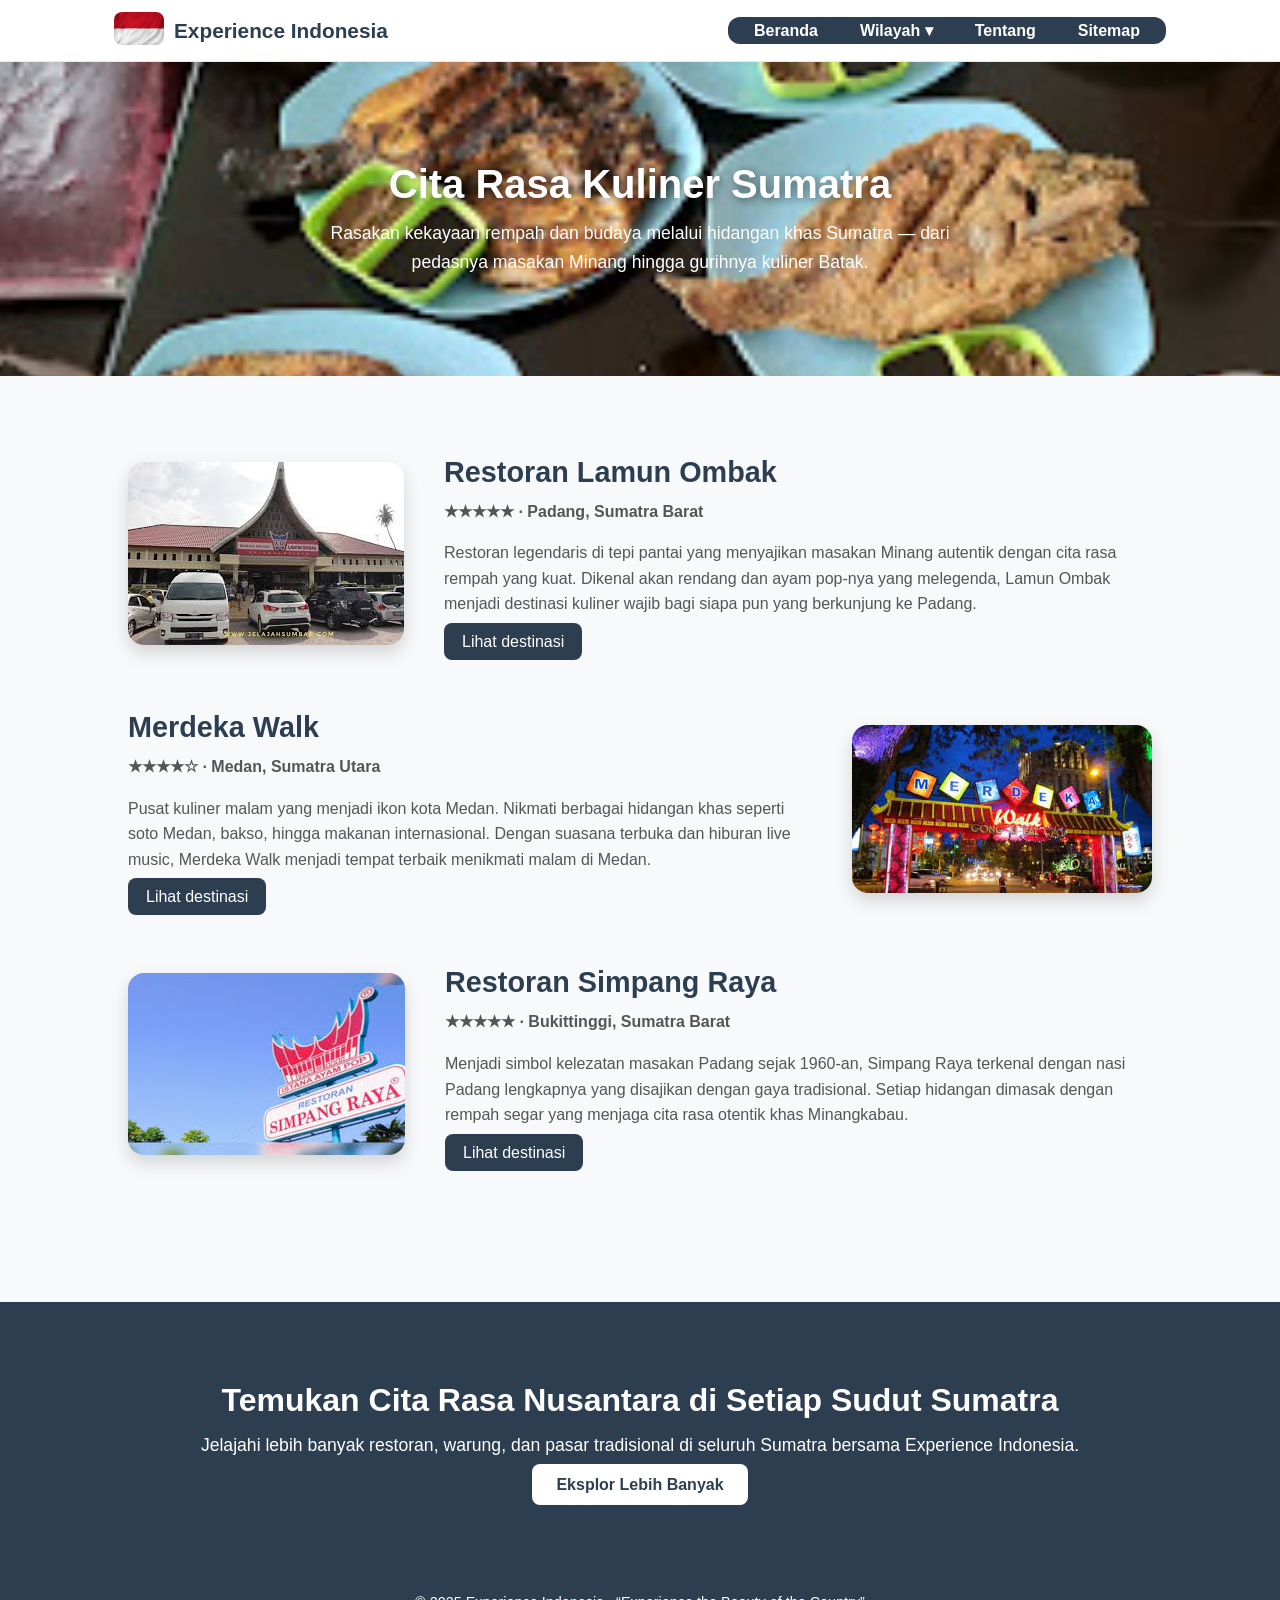
<file: RestaurantSumatra.html>
<!DOCTYPE html>
<html lang="id">
<head>
    <meta charset="UTF-8">
    <meta name="viewport" content="width=device-width, initial-scale=1.0">
    <title>Restoran Sumatra | Experience Indonesia</title>
    <link rel="stylesheet" href="Restaurant.css">
</head>
<body>
    <!-- ===== Navbar ===== -->
    <header class="navbar">
        <div class="nav-container">
            <div class="nav-left">
                <div class="logo">
                    <img src="INDONESIA.jpg" alt="Indonesia">
                </div>
                <span class="brand">Experience Indonesia</span>
            </div>
            <nav>
                <ul>
                    <li><a href="index.html">Beranda</a></li>
                    <li>
                        <a href="#">Wilayah ▾</a>
                        <ul>
                            <li><a href="TentangSumatra.html">Sumatra</a></li>
                            <li><a href="TentangJawa.html">Jawa</a></li>
                            <li><a href="TentangBali.html">Bali</a></li>
                        </ul>
                    </li>
                    <li><a href="Tentang.html">Tentang</a></li>
                    <li><a href="Sitemap.html">Sitemap</a></li>
                </ul>
            </nav>
        </div>
    </header>

    <!-- ===== Hero Section ===== -->
    <section class="hero">
        <div class="hero-text">
            <h1>Cita Rasa Kuliner Sumatra</h1>
            <p>Rasakan kekayaan rempah dan budaya melalui hidangan khas Sumatra — dari pedasnya masakan Minang hingga gurihnya kuliner Batak.</p>
        </div>
    </section>

    <!-- ===== Restaurant Section ===== -->
    <section class="restaurant-section">
        <div class="restaurant-card">
            <img src="Lamun Ombak.jpeg" alt="Restoran Lamun Ombak">
            <div class="restaurant-info">
                <h2>Restoran Lamun Ombak</h2>
                <p><strong>★★★★★ · Padang, Sumatra Barat</strong></p>
                <p>Restoran legendaris di tepi pantai yang menyajikan masakan Minang autentik dengan cita rasa rempah yang kuat. Dikenal akan rendang dan ayam pop-nya yang melegenda, Lamun Ombak menjadi destinasi kuliner wajib bagi siapa pun yang berkunjung ke Padang.</p>
                <a href="https://www.google.com/maps/place/RM+Lamun+Ombak/@-0.9085887,100.3522784,18z/data=!4m10!1m2!2m1!1srestoran+lamun+ombak+padang!3m6!1s0x2fd4b90b8d6e7df5:0xf20fc6f22d8f2fc4!8m2!3d-0.9085887!4d100.3533727!15sChtyZXN0b3JhbiBsYW11biBvbWJhayBwYWRhbmdaHSIbcmVzdG9yYW4gbGFtdW4gb21iYWsgcGFkYW5nkgERcGFkYW5nX3Jlc3RhdXJhbnSaASRDaGREU1VoTk1HOW5TMFZKUTBGblNVUlljV0ZoZUhsQlJSQULgAQD6AQQIehA5!16s%2Fg%2F11gdmf4kt2?entry=ttu&g_ep=EgoyMDI1MTEwNC4xIKXMDSoASAFQAw%3D%3D" class="btn">Lihat destinasi</a>
            </div>
        </div>

        <div class="restaurant-card reverse">
            <img src="Merdeka Walk.jpeg" alt="Merdeka Walk Medan">
            <div class="restaurant-info">
                <h2>Merdeka Walk</h2>
                <p><strong>★★★★☆ · Medan, Sumatra Utara</strong></p>
                <p>Pusat kuliner malam yang menjadi ikon kota Medan. Nikmati berbagai hidangan khas seperti soto Medan, bakso, hingga makanan internasional. Dengan suasana terbuka dan hiburan live music, Merdeka Walk menjadi tempat terbaik menikmati malam di Medan.</p>
                <a href="https://www.google.com/maps/place/Merdeka+Walk/@3.5901682,98.6780308,17z/data=!3m1!4b1!4m6!3m5!1s0x10115019ed354153:0x9a2e901bf2c880a5!8m2!3d3.5901682!4d98.6780308!16s%2Fg%2F11b7hht9vj?entry=ttu&g_ep=EgoyMDI1MTEwNC4xIKXMDSoASAFQAw%3D%3D" class="btn">Lihat destinasi</a>
            </div>
        </div>

        <div class="restaurant-card">
            <img src="Restoran Simpang Raya.jpeg" alt="Restoran Simpang Raya">
            <div class="restaurant-info">
                <h2>Restoran Simpang Raya</h2>
                <p><strong>★★★★★ · Bukittinggi, Sumatra Barat</strong></p>
                <p>Menjadi simbol kelezatan masakan Padang sejak 1960-an, Simpang Raya terkenal dengan nasi Padang lengkapnya yang disajikan dengan gaya tradisional. Setiap hidangan dimasak dengan rempah segar yang menjaga cita rasa otentik khas Minangkabau.</p>
                <a href="https://www.google.com/maps/place/RM+Simpang+Raya/@3.59054,98.6266656,13z/data=!4m10!1m2!2m1!1sRestoran+Simpang+Raya+sumatra!3m6!1s0x303131d78c12946f:0xe0d506119bf8a7c6!8m2!3d3.59054!4d98.6616845!15sCh1SZXN0b3JhbiBTaW1wYW5nIFJheWEgc3VtYXRyYVofIh1yZXN0b3JhbiBzaW1wYW5nIHJheWEgc3VtYXRyYZIBEXBhZGFuZ19yZXN0YXVyYW50mgEjQ2haRFNVaE5NRzluUzBWSlEwRm5TVU5DTFdGcGRFVkJFQUXgAQD6AQQILBAe!16s%2Fg%2F1hm4m875x?entry=ttu&g_ep=EgoyMDI1MTEwNC4xIKXMDSoASAFQAw%3D%3D" class="btn">Lihat destinasi</a>
            </div>
        </div>
    </section>

    <!-- ===== CTA Section ===== -->
    <section class="cta">
        <h2>Temukan Cita Rasa Nusantara di Setiap Sudut Sumatra</h2>
        <p>Jelajahi lebih banyak restoran, warung, dan pasar tradisional di seluruh Sumatra bersama Experience Indonesia.</p>
        <a href="#" class="btn-cta">Eksplor Lebih Banyak</a>
    </section>

    <!-- ===== Footer ===== -->
    <footer class="footer">
        <p>&copy; 2025 Experience Indonesia · “Experience the Beauty of the Country”</p>
    </footer>
</body>
</html>
</file>
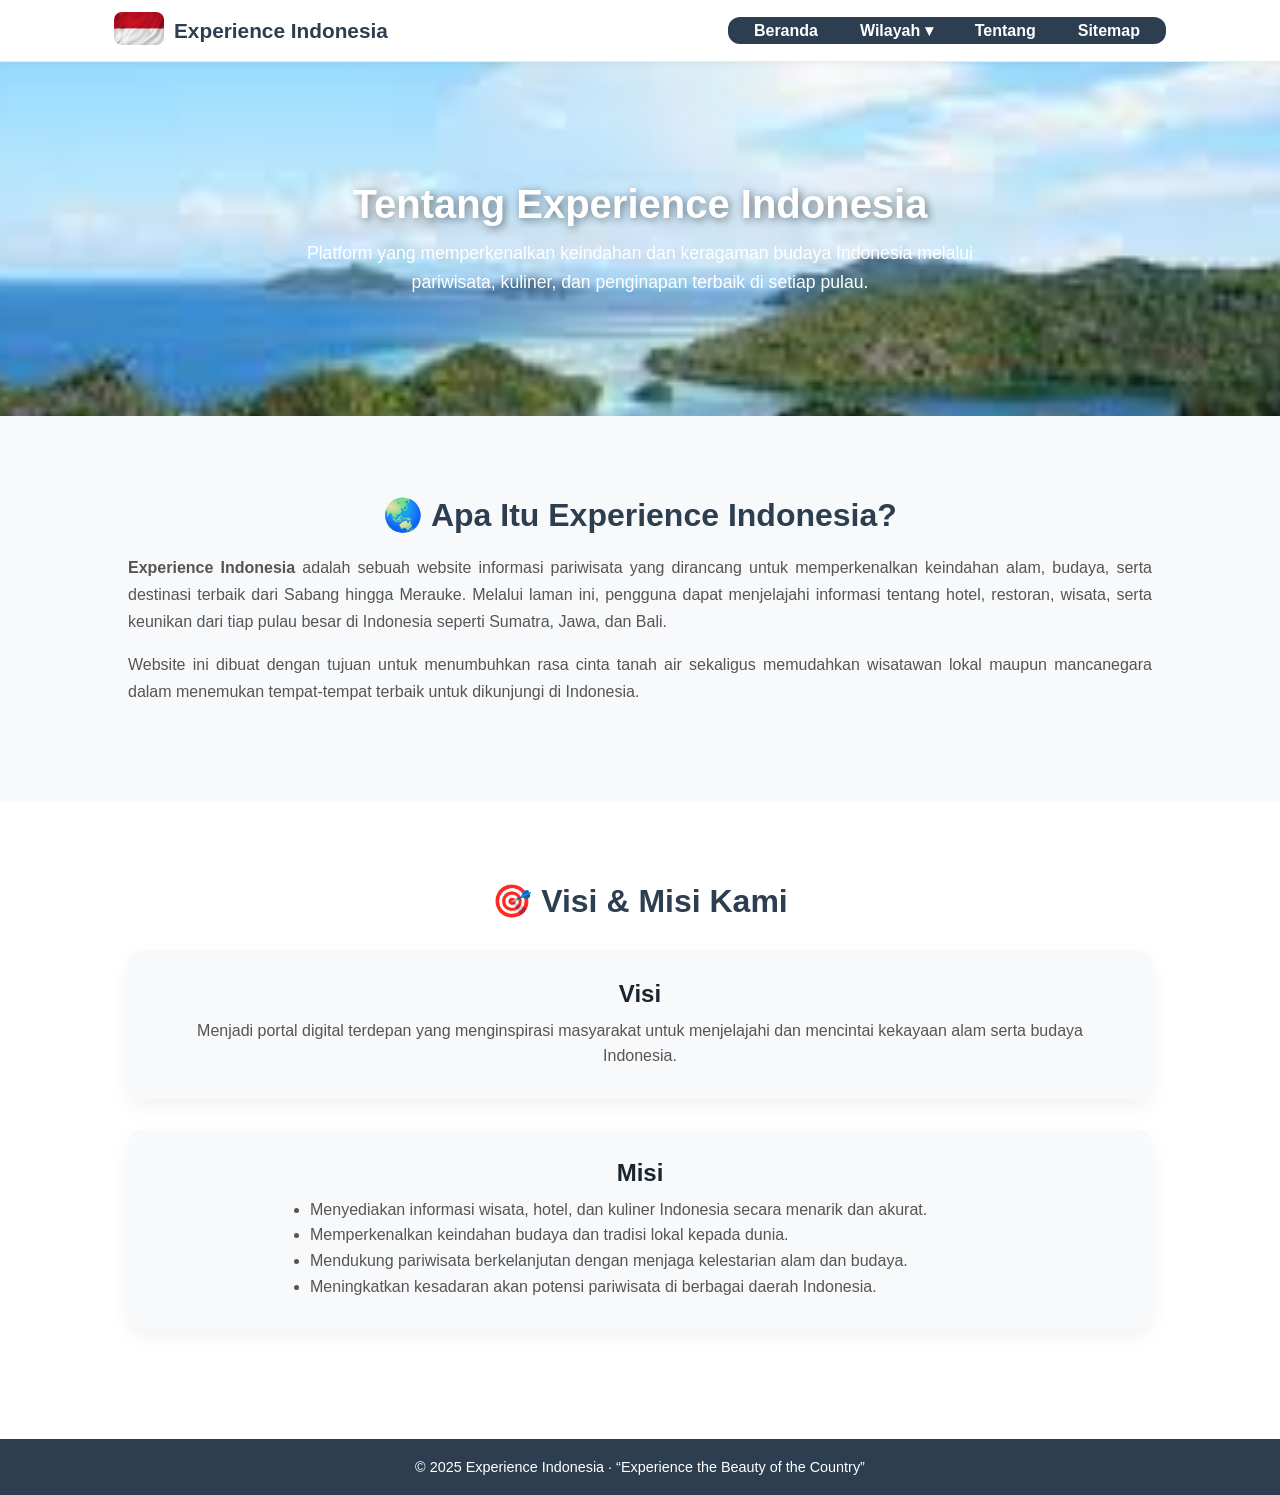
<file: Tentang.html>
<!DOCTYPE html>
<html lang="id">
<head>
    <meta charset="UTF-8">
    <meta name="viewport" content="width=device-width, initial-scale=1.0">
    <title>Tentang | Experience Indonesia</title>
    <link rel="stylesheet" href="Tentang.css">
</head>
<body>
    <!-- ===== Navbar ===== -->
    <header class="navbar">
        <div class="nav-container">
            <div class="nav-left">
                <div class="logo">
                    <img src="INDONESIA.jpg" alt="Indonesia">
                </div>
                <span class="brand">Experience Indonesia</span>
            </div>
            <nav>
                <ul>
                    <li><a href="index.html">Beranda</a></li>
                    <li>
                        <a href="#">Wilayah ▾</a>
                        <ul>
                            <li><a href="TentangSumatra.html">Sumatra</a></li>
                            <li><a href="TentangJawa.html">Jawa</a></li>
                            <li><a href="TentangBali.html">Bali</a></li>
                        </ul>
                    </li>
                    <li><a href="Tentang.html">Tentang</a></li>
                    <li><a href="Sitemap.html">Sitemap</a></li>
                </ul>
            </nav>
        </div>
    </header>

    <!-- ===== Hero Section ===== -->
    <section class="hero">
        <div class="hero-text">
            <h1>Tentang Experience Indonesia</h1>
            <p>Platform yang memperkenalkan keindahan dan keragaman budaya Indonesia melalui pariwisata, kuliner, dan penginapan terbaik di setiap pulau.</p>
        </div>
    </section>

    <!-- ===== About Section ===== -->
    <section class="about">
        <div class="container">
            <h2>🌏 Apa Itu Experience Indonesia?</h2>
            <p>
                <strong>Experience Indonesia</strong> adalah sebuah website informasi pariwisata yang dirancang untuk memperkenalkan keindahan alam, budaya, serta 
                destinasi terbaik dari Sabang hingga Merauke. Melalui laman ini, pengguna dapat menjelajahi informasi tentang hotel, restoran, wisata, serta 
                keunikan dari tiap pulau besar di Indonesia seperti Sumatra, Jawa, dan Bali.
            </p>
            <p>
                Website ini dibuat dengan tujuan untuk menumbuhkan rasa cinta tanah air sekaligus memudahkan wisatawan lokal maupun mancanegara dalam menemukan 
                tempat-tempat terbaik untuk dikunjungi di Indonesia.
            </p>
        </div>
    </section>

    <!-- ===== Vision & Mission Section ===== -->
    <section class="vision-mission">
        <div class="container">
            <h2>🎯 Visi & Misi Kami</h2>

            <div class="vm-box">
                <h3>Visi</h3>
                <p>
                    Menjadi portal digital terdepan yang menginspirasi masyarakat untuk menjelajahi dan mencintai kekayaan alam serta budaya Indonesia.
                </p>
            </div>

            <div class="vm-box">
                <h3>Misi</h3>
                <ul>
                    <li>Menyediakan informasi wisata, hotel, dan kuliner Indonesia secara menarik dan akurat.</li>
                    <li>Memperkenalkan keindahan budaya dan tradisi lokal kepada dunia.</li>
                    <li>Mendukung pariwisata berkelanjutan dengan menjaga kelestarian alam dan budaya.</li>
                    <li>Meningkatkan kesadaran akan potensi pariwisata di berbagai daerah Indonesia.</li>
                </ul>
            </div>
        </div>
    </section>

    <!-- ===== Footer ===== -->
    <footer class="footer">
        <p>&copy; 2025 Experience Indonesia · “Experience the Beauty of the Country”</p>
    </footer>
</body>
</html>
</file>
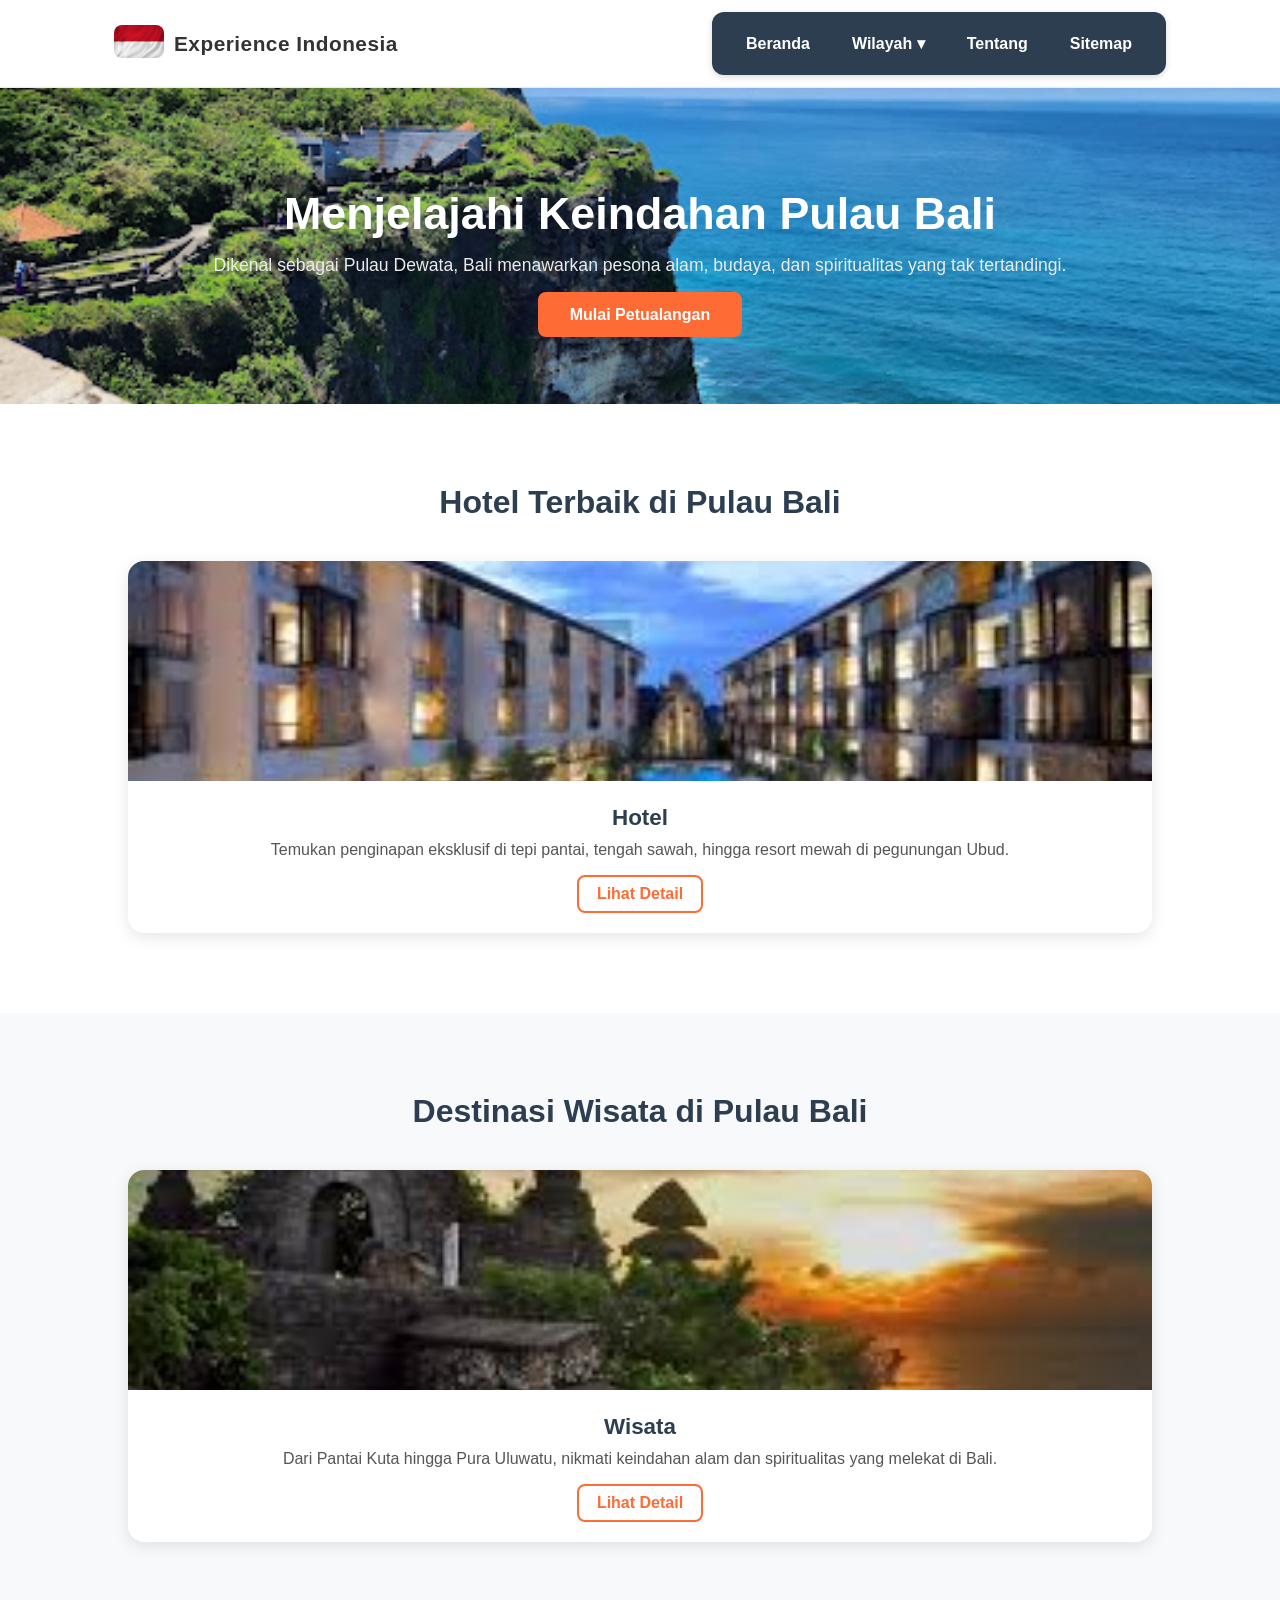
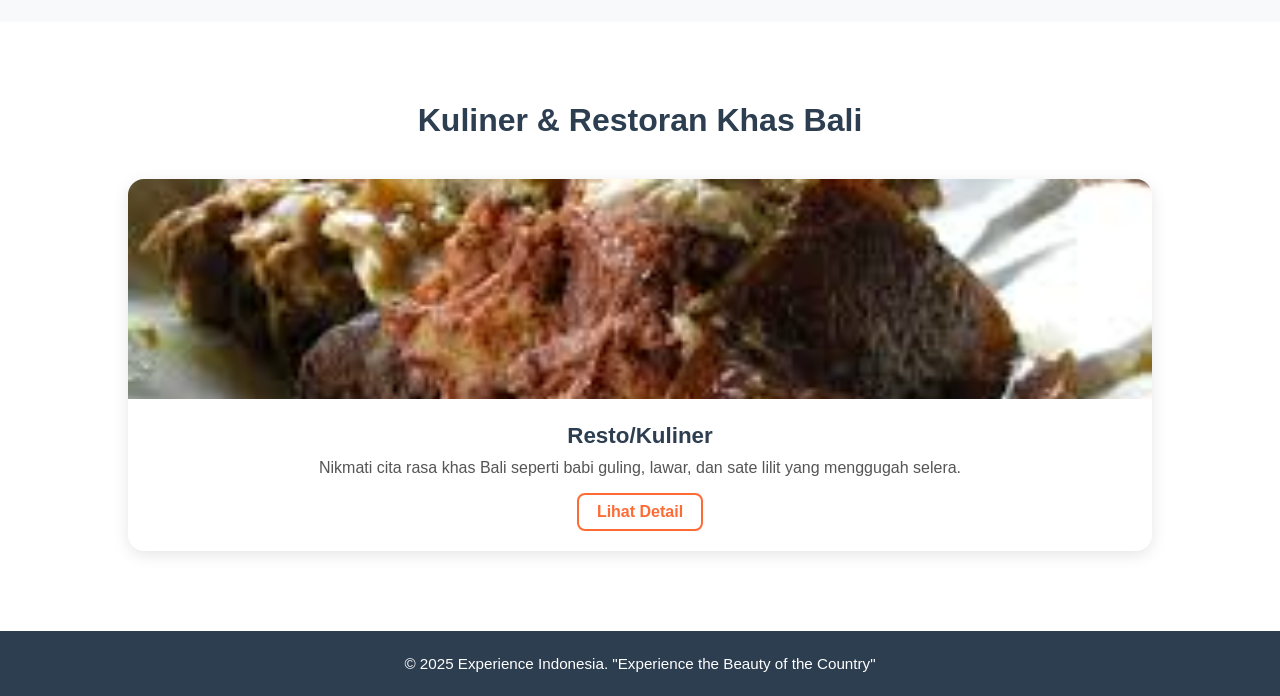
<file: TentangBali.html>
<!DOCTYPE html>
<html lang="id">
<head>
    <meta charset="UTF-8">
    <meta name="viewport" content="width=device-width, initial-scale=1.0">
    <title>Explore Bali | Experience Indonesia</title>
    <link rel="stylesheet" href="TentangBali.css">
</head>
<body>
    <!-- ===== Navbar ===== -->
    <header class="navbar">
        <div class="nav-container">
            <div class="nav-left">
                <div class="logo"><img src="INDONESIA.jpg" alt="Indonesia"></div>
                <div class="brand">Experience Indonesia</div>
            </div>
            <nav class="nav-menu">
                <ul>
                    <li><a href="index.html">Beranda</a></li>
                    <li class="dropdown">
                        <a href="#">Wilayah ▾</a>
                        <ul class="dropdown-menu">
                            <li><a href="TentangSumatra.html">Sumatra</a></li>
                            <li><a href="TentangJawa.html">Jawa</a></li>
                            <li><a href="TentangBali.html">Bali</a></li>
                        </ul>
                    </li>
                    <li><a href="Tentang.html">Tentang</a></li>
                    <li><a href="Sitemap.html">Sitemap</a></li>
                </ul>
            </nav>
        </div>
    </header>

    <!-- ===== Hero Section ===== -->
    <section class="hero bali-hero">
        <div class="hero-content">
            <h1>Menjelajahi Keindahan Pulau Bali</h1>
            <p>Dikenal sebagai Pulau Dewata, Bali menawarkan pesona alam, budaya, dan spiritualitas yang tak tertandingi.</p>
            <a href="HotelBali.html" class="hero-btn">Mulai Petualangan</a>
        </div>
    </section>

    <!-- ===== HOTEL Section ===== -->
    <section id="hotel" class="explore">
        <h2>Hotel Terbaik di Pulau Bali</h2>
        <div class="card-grid">
            <div class="card">
                <img src="hotelbali.jpg" alt="Hotel di Bali">
                <div class="card-info">
                    <h3>Hotel</h3>
                    <p>Temukan penginapan eksklusif di tepi pantai, tengah sawah, hingga resort mewah di pegunungan Ubud.</p>
                    <a href="HotelBali.html" class="btn-outline">Lihat Detail</a>
                </div>
            </div>
        </div>
    </section>

    <!-- ===== WISATA Section ===== -->
    <section id="wisata" class="explore alt-bg">
        <h2>Destinasi Wisata di Pulau Bali</h2>
        <div class="card-grid">
            <div class="card">
                <img src="uluwatu.jpg" alt="Pura Uluwatu">
                <div class="card-info">
                    <h3>Wisata</h3>
                    <p>Dari Pantai Kuta hingga Pura Uluwatu, nikmati keindahan alam dan spiritualitas yang melekat di Bali.</p>
                    <a href="WisataBali.html" class="btn-outline">Lihat Detail</a>
                </div>
            </div>
        </div>
    </section>

    <!-- ===== RESTO Section ===== -->
    <section id="restaurant" class="explore">
        <h2>Kuliner & Restoran Khas Bali</h2>
        <div class="card-grid">
            <div class="card">
                <img src="babi-guling.jpg" alt="Babi Guling Bali">
                <div class="card-info">
                    <h3>Resto/Kuliner</h3>
                    <p>Nikmati cita rasa khas Bali seperti babi guling, lawar, dan sate lilit yang menggugah selera.</p>
                    <a href="RestaurantBali.html" class="btn-outline">Lihat Detail</a>
                </div>
            </div>
        </div>
    </section>

    <!-- ===== Footer ===== -->
    <footer class="footer">
        <p>&copy; 2025 Experience Indonesia. "Experience the Beauty of the Country"</p>
    </footer>
</body>
</html>
</file>
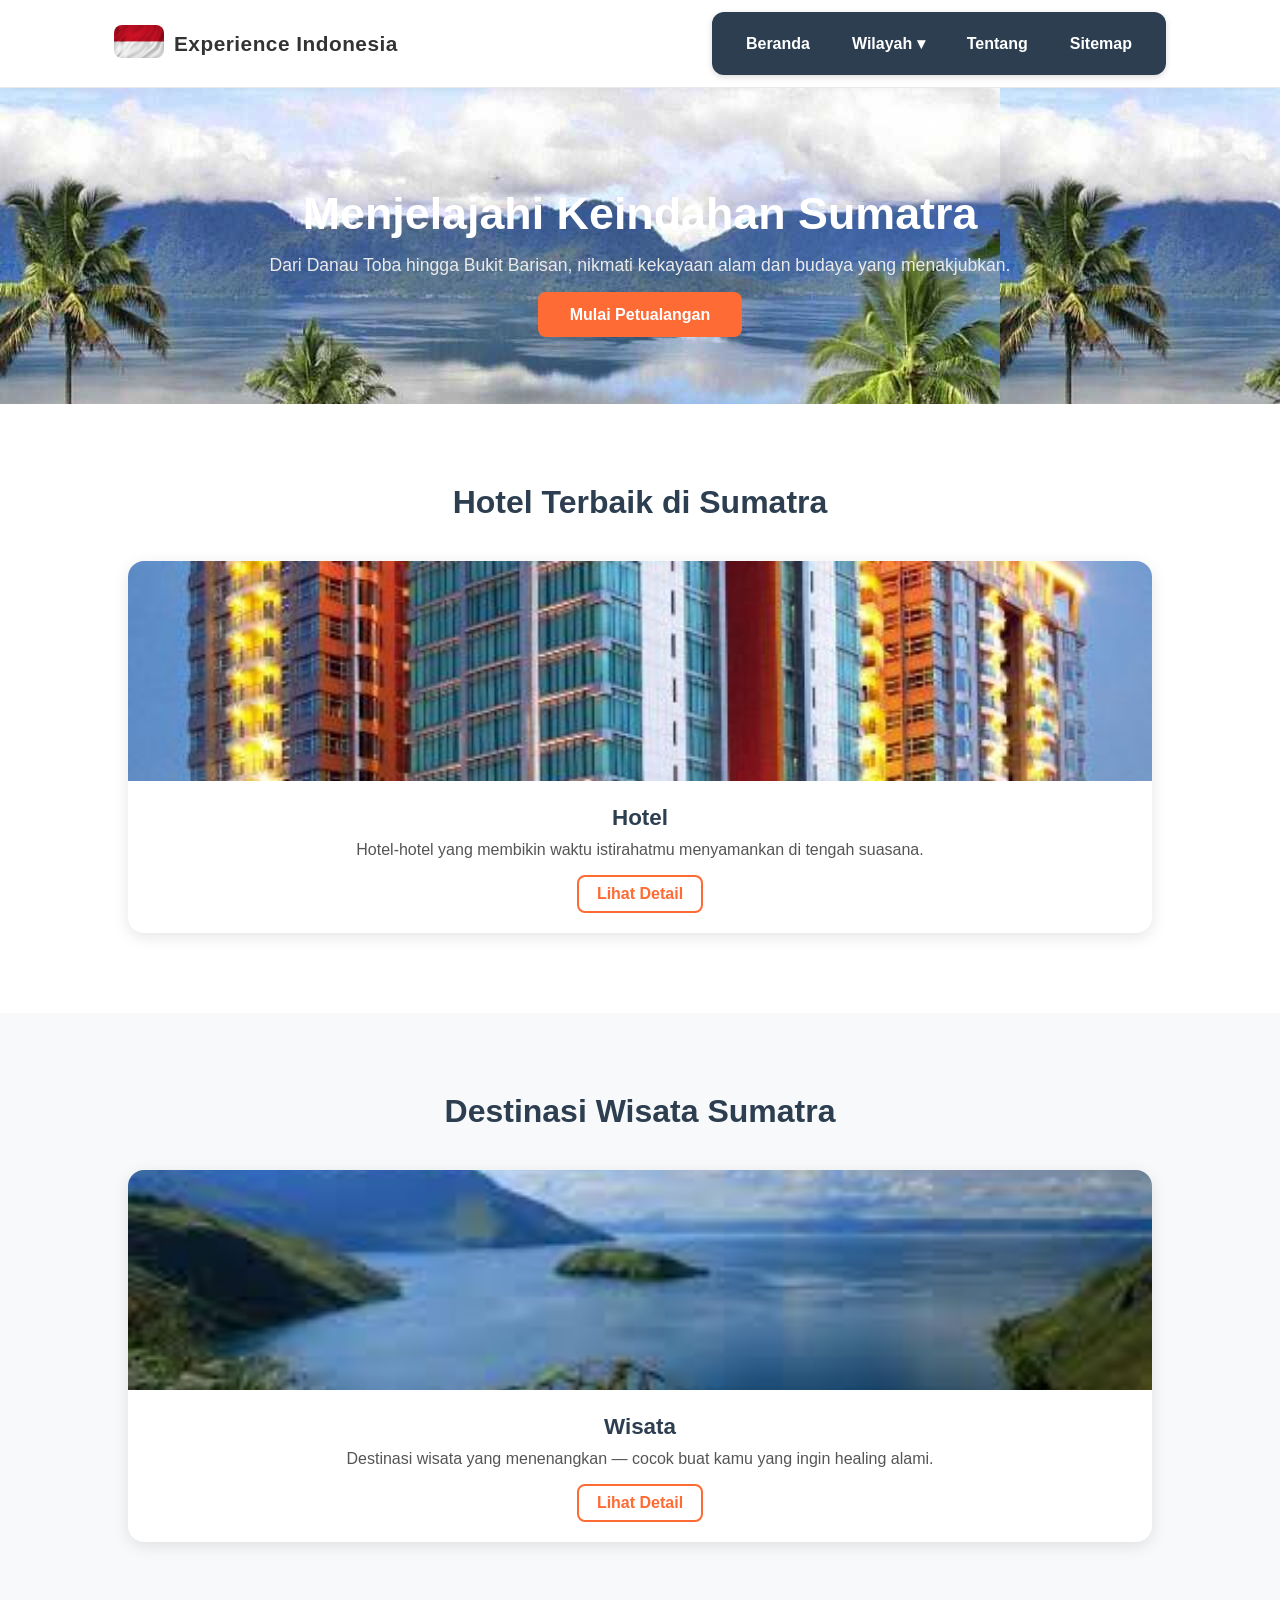
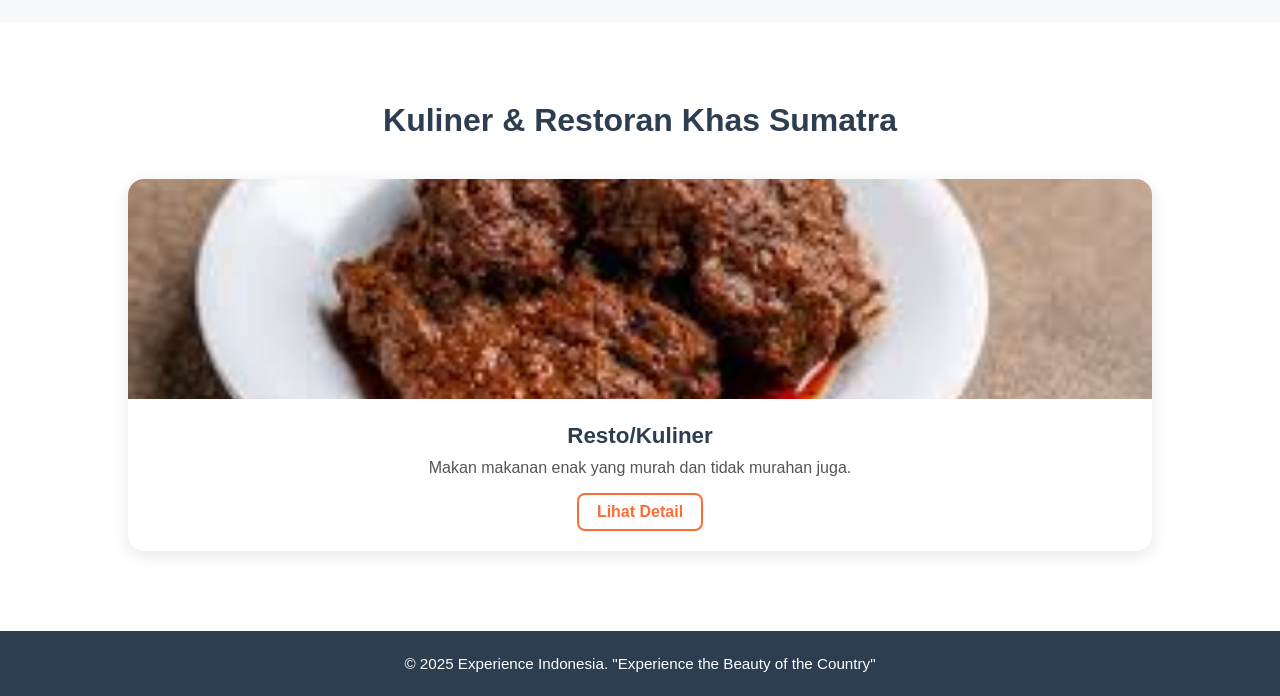
<file: TentangSumatra.html>
<!DOCTYPE html>
<html lang="id">
<head>
    <meta charset="UTF-8">
    <meta name="viewport" content="width=device-width, initial-scale=1.0">
    <title>Explore Sumatra | Experience Indonesia</title>
    <link rel="stylesheet" href="TentangSumatra.css">
</head>
<body>
    <!-- ===== Navbar ===== -->
    <header class="navbar">
        <div class="nav-container">
            <div class="nav-left">
                <div class="logo"><img src="INDONESIA.jpg" alt="Indonesia"></div>
                <div class="brand">Experience Indonesia</div>
            </div>
            <nav>
                <ul>
                    <li><a href="index.html">Beranda</a></li>
                    <li>
                        <a href="#">Wilayah ▾</a>
                        <ul>
                            <li><a href="TentangSumatra.html">Sumatra</a></li>
                            <li><a href="TentangJawa.html">Jawa</a></li>
                            <li><a href="TentangBali.html">Bali</a></li>
                        </ul>
                    </li>
                    <li><a href="Tentang.html">Tentang</a></li>
                    <li><a href="Sitemap.html">Sitemap</a></li>
                </ul>
            </nav>
        </div>
    </header>

    <!-- ===== Hero Section ===== -->
    <section class="hero sumatra-hero">
        <div class="hero-content">
            <h1>Menjelajahi Keindahan Sumatra</h1>
            <p>Dari Danau Toba hingga Bukit Barisan, nikmati kekayaan alam dan budaya yang menakjubkan.</p>
            <a href="HotelSumatra.html" class="hero-btn">Mulai Petualangan</a>
        </div>
    </section>

    <!-- ===== HOTEL Section ===== -->
    <section id="hotel" class="explore">
        <h2>Hotel Terbaik di Sumatra</h2>
        <div class="card-grid">
            <div class="card">
                <img src="Hananu.jpg" alt="Hotel Medan">
                <div class="card-info">
                    <h3>Hotel</h3>
                    <p>Hotel-hotel yang membikin waktu istirahatmu menyamankan di tengah suasana.</p>
                    <a href="HotelSumatra.html" class="btn-outline">Lihat Detail</a>
                </div>
            </div>
    </section>

    <!-- ===== WISATA Section ===== -->
    <section id="wisata" class="explore alt-bg">
        <h2>Destinasi Wisata Sumatra</h2>
        <div class="card-grid">
            <div class="card">
                <img src="Hanananu.jpg" alt="Danau Toba">
                <div class="card-info">
                    <h3>Wisata</h3>
                    <p>Destinasi wisata yang menenangkan — cocok buat kamu yang ingin healing alami.</p>
                    <a href="WisataSumatra.html" class="btn-outline">Lihat Detail</a>
                </div>
            </div>
    </section>

    <!-- ===== RESTAURANT Section ===== -->
    <section id="restaurant" class="explore">
        <h2>Kuliner & Restoran Khas Sumatra</h2>
        <div class="card-grid">
            <div class="card">
                <img src="Hananananu.jpg" alt="Rendang Padang">
                <div class="card-info">
                    <h3>Resto/Kuliner</h3>
                    <p>Makan makanan enak yang murah dan tidak murahan juga.</p>
                    <a href="RestaurantSumatra.html" class="btn-outline">Lihat Detail</a>
                </div>
            </div>
    </section>

    <!-- ===== Footer ===== -->
    <footer class="footer">
        <p>&copy; 2025 Experience Indonesia. "Experience the Beauty of the Country"</p>
    </footer>
</body>
</html>
</file>
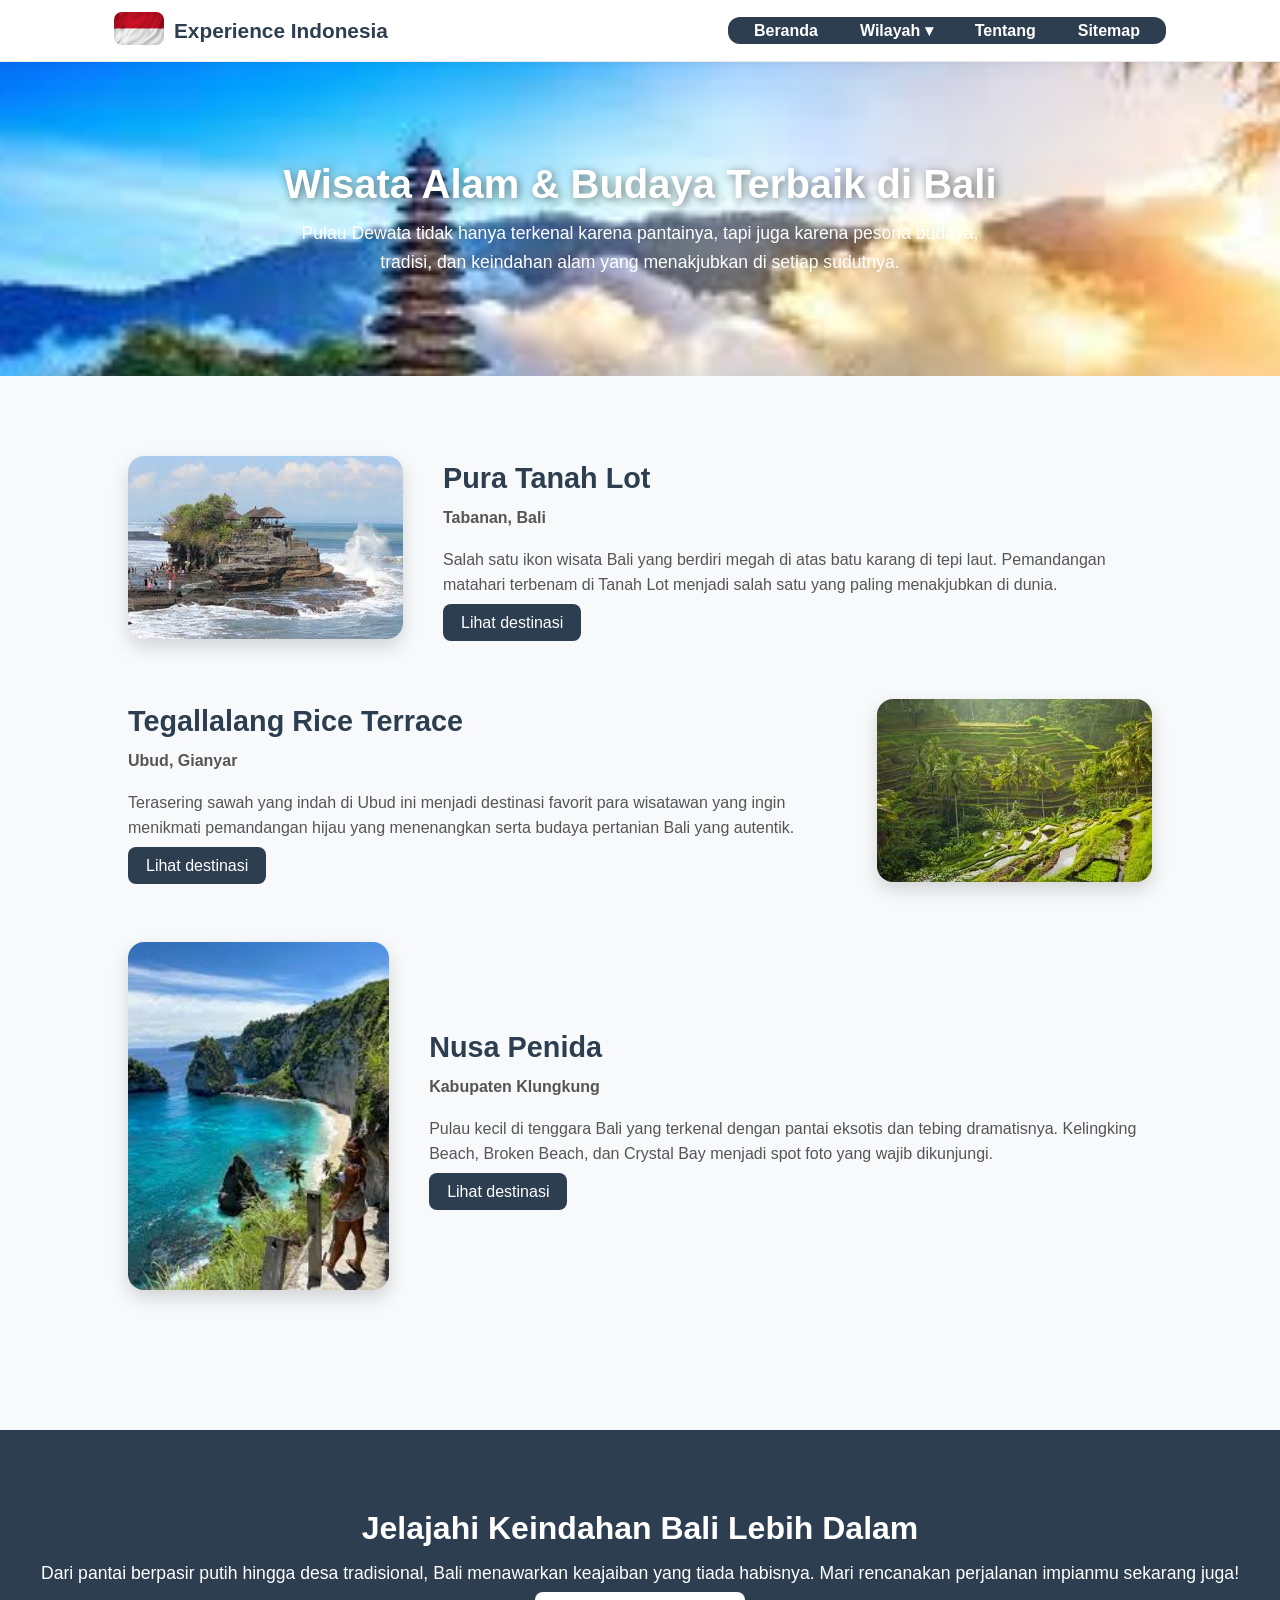
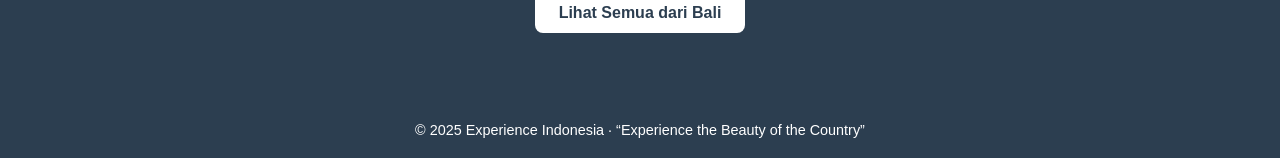
<file: WisataBali.html>
<!DOCTYPE html>
<html lang="id">
<head>
    <meta charset="UTF-8">
    <meta name="viewport" content="width=device-width, initial-scale=1.0">
    <title>Wisata Bali | Experience Indonesia</title>
    <link rel="stylesheet" href="WisataBali.css">
</head>
<body>
    <!-- ===== Navbar ===== -->
    <header class="navbar">
        <div class="nav-container">
            <div class="nav-left">
                <div class="logo">
                    <img src="INDONESIA.jpg" alt="Indonesia">
                </div>
                <span class="brand">Experience Indonesia</span>
            </div>
            <nav>
                <ul>
                    <li><a href="index.html">Beranda</a></li>
                    <li>
                        <a href="#">Wilayah ▾</a>
                        <ul>
                            <li><a href="TentangSumatra.html">Sumatra</a></li>
                            <li><a href="TentangJawa.html">Jawa</a></li>
                            <li><a href="TentangBali.html">Bali</a></li>
                        </ul>
                    </li>
                    <li><a href="Tentang.html">Tentang</a></li>
                    <li><a href="Sitemap.html">Sitemap</a></li>
                </ul>
            </nav>
        </div>
    </header>

    <!-- ===== Hero Section ===== -->
    <section class="hero">
        <div class="hero-text">
            <h1>Wisata Alam & Budaya Terbaik di Bali</h1>
            <p>
                Pulau Dewata tidak hanya terkenal karena pantainya, 
                tapi juga karena pesona budaya, tradisi, dan keindahan alam yang menakjubkan di setiap sudutnya.
            </p>
        </div>
    </section>

    <!-- ===== Wisata Section ===== -->
    <section class="destination-section">
        <div class="destination-card">
            <img src="TanahLotTemple.jpg" alt="Pura Tanah Lot">
            <div class="destination-info">
                <h2>Pura Tanah Lot</h2>
                <p><strong>Tabanan, Bali</strong></p>
                <p>
                    Salah satu ikon wisata Bali yang berdiri megah di atas batu karang di tepi laut. 
                    Pemandangan matahari terbenam di Tanah Lot menjadi salah satu yang paling menakjubkan di dunia.
                </p>
                <a href="https://www.google.com/maps/place/Tanah+Lot/@-8.6212118,115.0868032,17z/data=!3m1!4b1!4m6!3m5!1s0x2dd237824f71deab:0xcaabe270f7e34d69!8m2!3d-8.621213!4d115.086807!16zL20vMGJ2NGRo?entry=ttu&g_ep=EgoyMDI1MTEwNC4xIKXMDSoASAFQAw%3D%3D" class="btn">Lihat destinasi</a>
            </div>
        </div>

        <div class="destination-card reverse">
            <img src="TegallalangRiceTerrace.jpg" alt="Tegallalang Rice Terrace">
            <div class="destination-info">
                <h2>Tegallalang Rice Terrace</h2>
                <p><strong>Ubud, Gianyar</strong></p>
                <p>
                    Terasering sawah yang indah di Ubud ini menjadi destinasi favorit para wisatawan 
                    yang ingin menikmati pemandangan hijau yang menenangkan serta budaya pertanian Bali yang autentik.
                </p>
                <a href="https://www.google.com/maps/place/Tegallalang+Rice+Terrace/@-8.4317112,115.279303,17z/data=!3m1!4b1!4m6!3m5!1s0x2dd2220b23f900e3:0x8d1a8969386c04ed!8m2!3d-8.4317112!4d115.279303!16s%2Fm%2F0kcf42x?entry=ttu&g_ep=EgoyMDI1MTEwNC4xIKXMDSoASAFQAw%3D%3D" class="btn">Lihat destinasi</a>
            </div>
        </div>

        <div class="destination-card">
            <img src="NusaPenida.jpg" alt="Nusa Penida">
            <div class="destination-info">
                <h2>Nusa Penida</h2>
                <p><strong>Kabupaten Klungkung</strong></p>
                <p>
                    Pulau kecil di tenggara Bali yang terkenal dengan pantai eksotis dan tebing dramatisnya. 
                    Kelingking Beach, Broken Beach, dan Crystal Bay menjadi spot foto yang wajib dikunjungi.
                </p>
                <a href="https://www.google.com/maps/place/Nusa+Penida/@-8.745573,115.5376405,12z/data=!3m1!4b1!4m6!3m5!1s0x2dd271194d1319d3:0x5c3a3706b2197b7b!8m2!3d-8.727807!4d115.5444231!16zL20vMGJicnhm?entry=ttu&g_ep=EgoyMDI1MTEwNC4xIKXMDSoASAFQAw%3D%3D" class="btn">Lihat destinasi</a>
            </div>
        </div>
    </section>

    <!-- ===== CTA Section ===== -->
    <section class="cta">
        <h2>Jelajahi Keindahan Bali Lebih Dalam</h2>
        <p>
            Dari pantai berpasir putih hingga desa tradisional, Bali menawarkan keajaiban yang tiada habisnya. 
            Mari rencanakan perjalanan impianmu sekarang juga!
        </p>
        <a href="TentangBali.html" class="btn-cta">Lihat Semua dari Bali</a>
    </section>

    <!-- ===== Footer ===== -->
    <footer class="footer">
        <p>&copy; 2025 Experience Indonesia · “Experience the Beauty of the Country”</p>
    </footer>
</body>
</html>
</file>
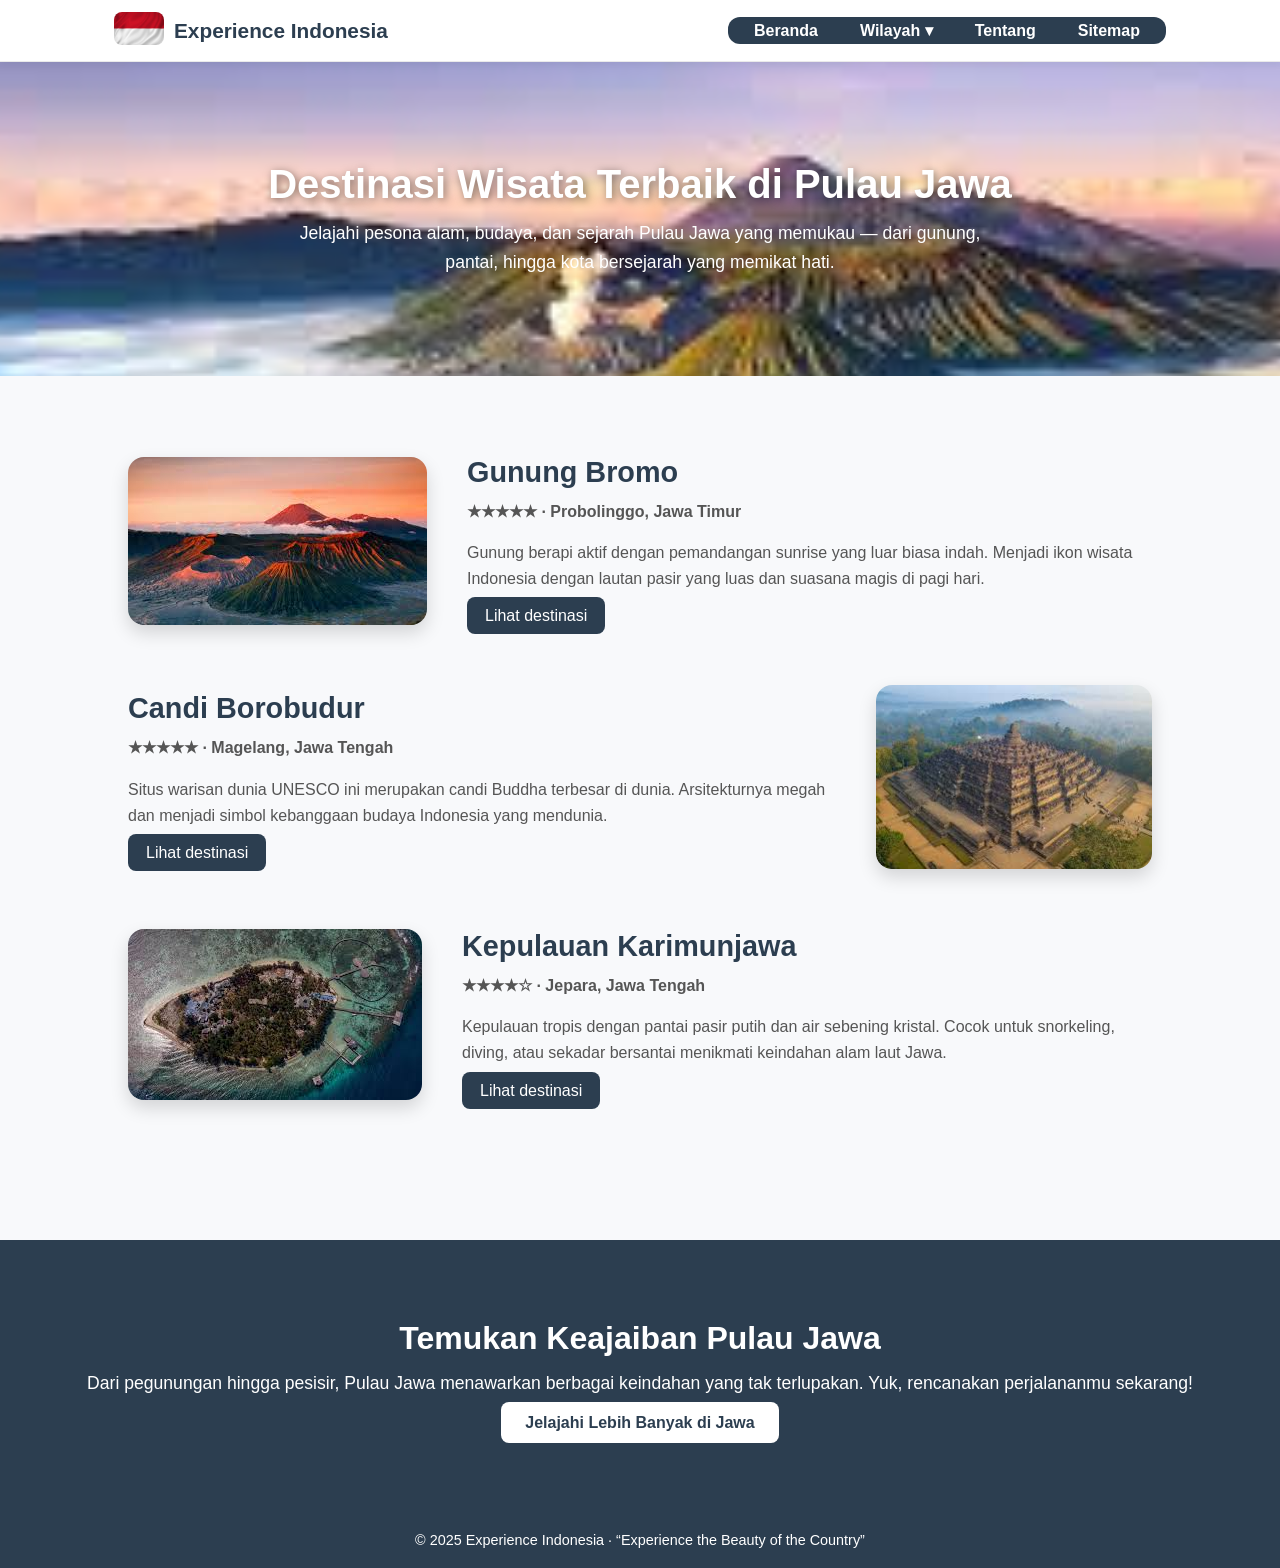
<file: WisataJawa.html>
<!DOCTYPE html>
<html lang="id">
<head>
    <meta charset="UTF-8">
    <meta name="viewport" content="width=device-width, initial-scale=1.0">
    <title>Wisata Jawa | Experience Indonesia</title>
    <link rel="stylesheet" href="WisataJawa.css">
</head>
<body>
    <!-- ===== Navbar ===== -->
    <header class="navbar">
        <div class="nav-container">
            <div class="nav-left">
                <div class="logo">
                    <img src="INDONESIA.jpg" alt="Indonesia">
                </div>
                <span class="brand">Experience Indonesia</span>
            </div>
            <nav>
                <ul>
                    <li><a href="index.html">Beranda</a></li>
                    <li>
                        <a href="#">Wilayah ▾</a>
                        <ul>
                            <li><a href="TentangSumatra.html">Sumatra</a></li>
                            <li><a href="TentangJawa.html">Jawa</a></li>
                            <li><a href="TentangBali.html">Bali</a></li>
                        </ul>
                    </li>
                    <li><a href="Tentang.html">Tentang</a></li>
                    <li><a href="Sitemap.html">Sitemap</a></li>
                </ul>
            </nav>
        </div>
    </header>

    <!-- ===== Hero Section ===== -->
    <section class="hero">
        <div class="hero-text">
            <h1>Destinasi Wisata Terbaik di Pulau Jawa</h1>
            <p>Jelajahi pesona alam, budaya, dan sejarah Pulau Jawa yang memukau — dari gunung, pantai, hingga kota bersejarah yang memikat hati.</p>
        </div>
    </section>

    <!-- ===== Wisata Section ===== -->
    <section class="destination-section">
        <div class="destination-card">
            <img src="Bromo.jpeg" alt="Gunung Bromo">
            <div class="destination-info">
                <h2>Gunung Bromo</h2>
                <p><strong>★★★★★ · Probolinggo, Jawa Timur</strong></p>
                <p>Gunung berapi aktif dengan pemandangan sunrise yang luar biasa indah.  
                Menjadi ikon wisata Indonesia dengan lautan pasir yang luas dan suasana magis di pagi hari.</p>
                <a href="https://www.google.com/maps/place/Gn.+Bromo/@-7.9424934,112.9530122,14z/data=!3m1!4b1!4m6!3m5!1s0x2dd637aaab794a41:0xada40d36ecd2a5dd!8m2!3d-7.9424936!4d112.9530122!16zL20vMDI3Z3Jf?entry=ttu&g_ep=EgoyMDI1MTEwNC4xIKXMDSoASAFQAw%3D%3D" class="btn">Lihat destinasi</a>
            </div>
        </div>

        <div class="destination-card reverse">
            <img src="Borobudur.jpeg" alt="Candi Borobudur">
            <div class="destination-info">
                <h2>Candi Borobudur</h2>
                <p><strong>★★★★★ · Magelang, Jawa Tengah</strong></p>
                <p>Situs warisan dunia UNESCO ini merupakan candi Buddha terbesar di dunia.  
                Arsitekturnya megah dan menjadi simbol kebanggaan budaya Indonesia yang mendunia.</p>
                <a href="https://www.google.com/maps/place/Candi+Borobudur/@-7.6045376,110.2008049,16z/data=!4m10!1m2!2m1!1scandi+borobudur!3m6!1s0x2e7a8cf009a7d697:0xdd34334744dc3cb!8m2!3d-7.6078738!4d110.2037513!15sCg9jYW5kaSBib3JvYnVkdXJaESIPY2FuZGkgYm9yb2J1ZHVykgEPYnVkZGhpc3RfdGVtcGxl4AEA!16zL20vMDFoemNq?entry=ttu&g_ep=EgoyMDI1MTEwNC4xIKXMDSoASAFQAw%3D%3D" class="btn">Lihat destinasi</a>
            </div>
        </div>

        <div class="destination-card">
            <img src="Karimunjawa.jpeg" alt="Kepulauan Karimunjawa">
            <div class="destination-info">
                <h2>Kepulauan Karimunjawa</h2>
                <p><strong>★★★★☆ · Jepara, Jawa Tengah</strong></p>
                <p>Kepulauan tropis dengan pantai pasir putih dan air sebening kristal.  
                Cocok untuk snorkeling, diving, atau sekadar bersantai menikmati keindahan alam laut Jawa.</p>
                <a href="https://www.google.com/maps/place/Kepulauan+Karimunjawa/@-5.8191699,110.459,14z/data=!3m1!4b1!4m6!3m5!1s0x2e73ce4502749065:0x810dc44dc5d89f67!8m2!3d-5.81917!4d110.459!16zL20vMGY0dG5m?entry=ttu&g_ep=EgoyMDI1MTEwNC4xIKXMDSoASAFQAw%3D%3D" class="btn">Lihat destinasi</a>
            </div>
        </div>
    </section>

    <!-- ===== CTA Section ===== -->
    <section class="cta">
        <h2>Temukan Keajaiban Pulau Jawa</h2>
        <p>Dari pegunungan hingga pesisir, Pulau Jawa menawarkan berbagai keindahan yang tak terlupakan.  
        Yuk, rencanakan perjalananmu sekarang!</p>
        <a href="TentangJawa.html" class="btn-cta">Jelajahi Lebih Banyak di Jawa</a>
    </section>

    <!-- ===== Footer ===== -->
    <footer class="footer">
        <p>&copy; 2025 Experience Indonesia · “Experience the Beauty of the Country”</p>
    </footer>
</body>
</html>
</file>
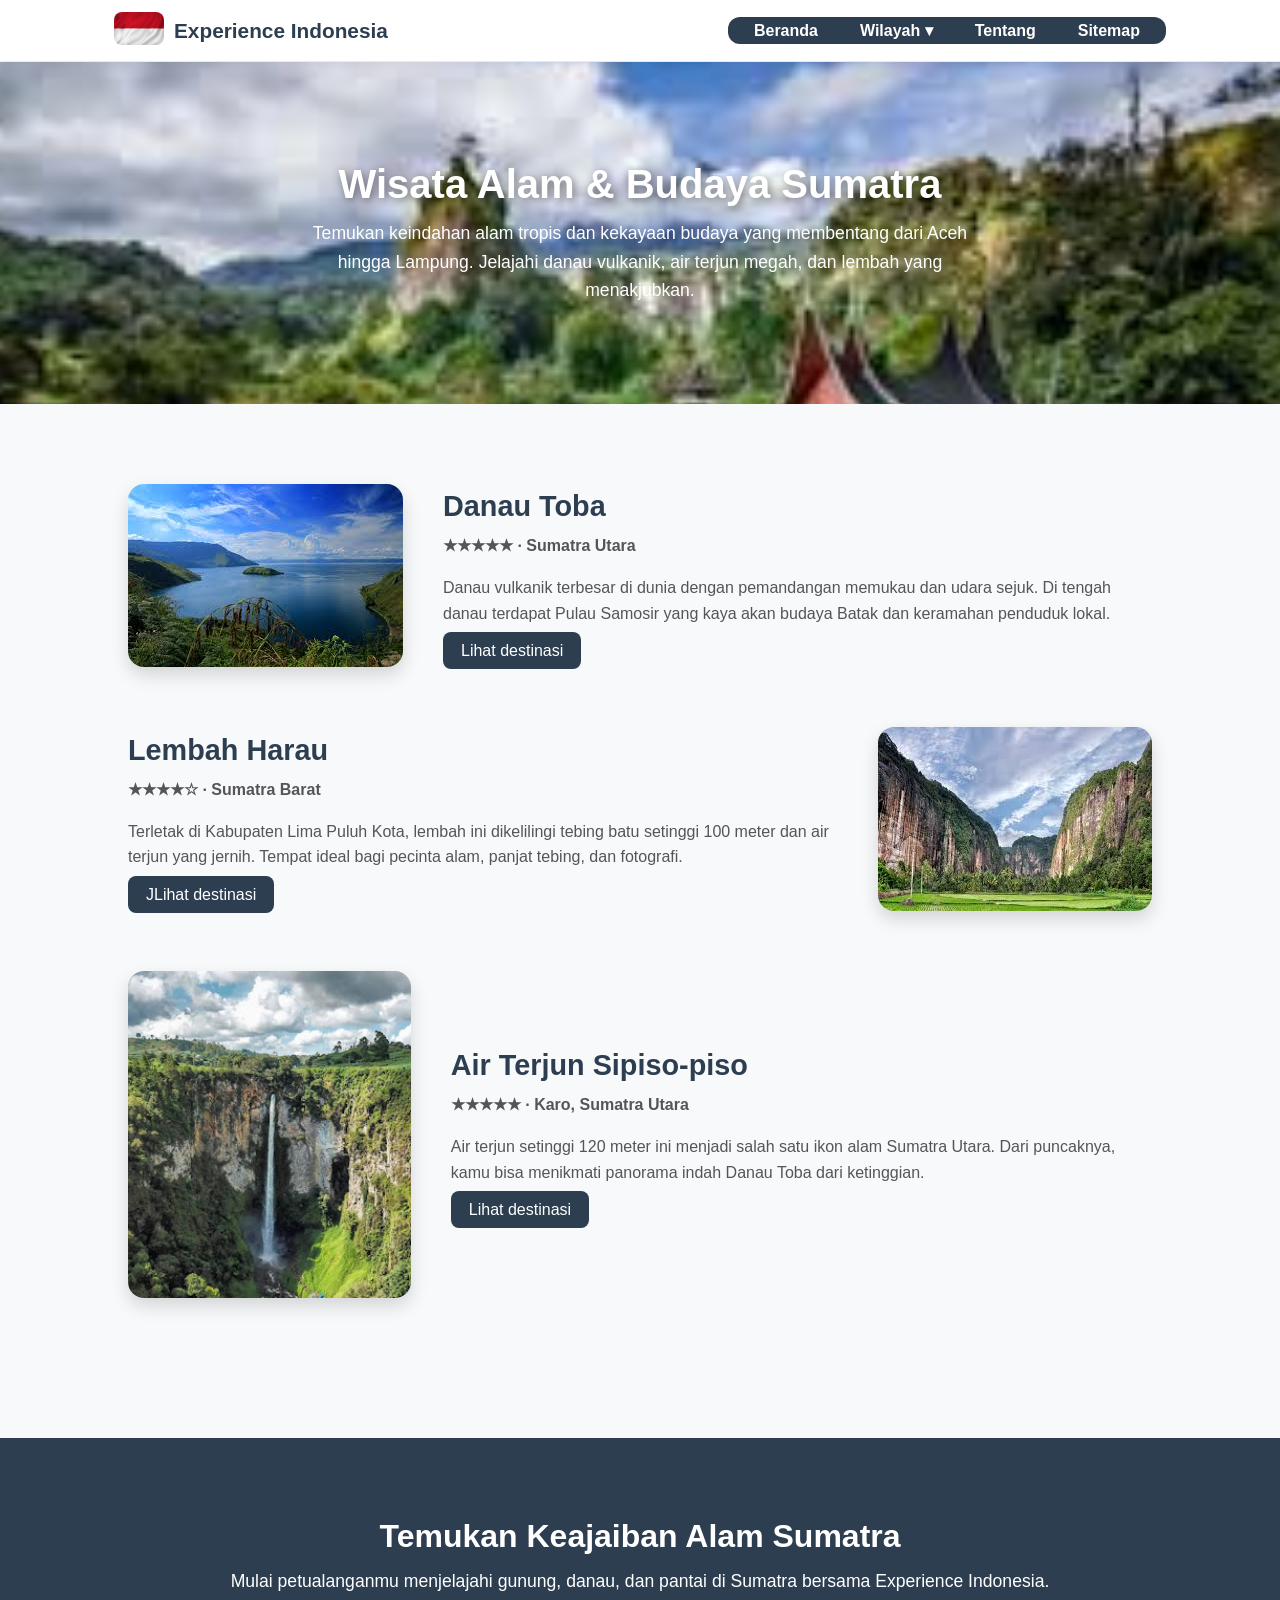
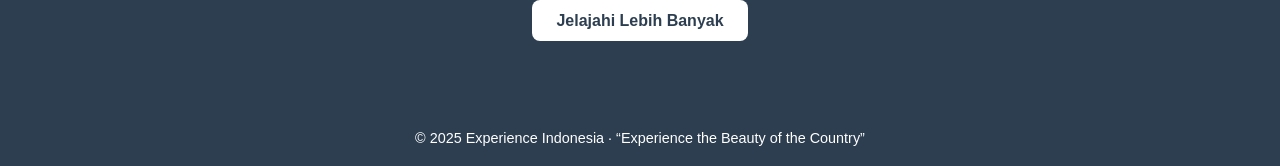
<file: WisataSumatra.html>
<!DOCTYPE html>
<html lang="id">
<head>
    <meta charset="UTF-8">
    <meta name="viewport" content="width=device-width, initial-scale=1.0">
    <title>Wisata Sumatra | Experience Indonesia</title>
    <link rel="stylesheet" href="wisata.css">
</head>
<body>
    <!-- ===== Navbar ===== -->
    <header class="navbar">
        <div class="nav-container">
            <div class="nav-left">
                <div class="logo">
                    <img src="INDONESIA.jpg" alt="Indonesia">
                </div>
                <span class="brand">Experience Indonesia</span>
            </div>
            <nav>
                <ul>
                    <li><a href="index.html">Beranda</a></li>
                    <li>
                        <a href="#">Wilayah ▾</a>
                        <ul>
                            <li><a href="TentangSumatra.html">Sumatra</a></li>
                            <li><a href="TentangJawa.html">Jawa</a></li>
                            <li><a href="TentangBali.html">Bali</a></li>
                        </ul>
                    </li>
                    <li><a href="Tentang.html">Tentang</a></li>
                    <li><a href="Sitemap.html">Sitemap</a></li>
                </ul>
            </nav>
        </div>
    </header>

    <!-- ===== Hero Section ===== -->
    <section class="hero">
        <div class="hero-text">
            <h1>Wisata Alam & Budaya Sumatra</h1>
            <p>Temukan keindahan alam tropis dan kekayaan budaya yang membentang dari Aceh hingga Lampung.  
            Jelajahi danau vulkanik, air terjun megah, dan lembah yang menakjubkan.</p>
        </div>
    </section>

    <!-- ===== Destinasi Section ===== -->
    <section class="destination-section">
        <div class="destination-card">
            <img src="Hanananu.jpg" alt="Danau Toba">
            <div class="destination-info">
                <h2>Danau Toba</h2>
                <p><strong>★★★★★ · Sumatra Utara</strong></p>
                <p>Danau vulkanik terbesar di dunia dengan pemandangan memukau dan udara sejuk.  
                Di tengah danau terdapat Pulau Samosir yang kaya akan budaya Batak dan keramahan penduduk lokal.</p>
                <a href="https://www.google.com/maps/place/Danau+Toba/@2.610761,98.8359673,10z/data=!3m1!4b1!4m6!3m5!1s0x3031de07a843b6ad:0xc018edffa69c0d05!8m2!3d2.7860786!4d98.6160674!16zL20vMDRuNGY?entry=ttu&g_ep=EgoyMDI1MTEwNC4xIKXMDSoASAFQAw%3D%3D" class="btn">Lihat destinasi</a>
            </div>
        </div>

        <div class="destination-card reverse">
            <img src="Lembah Harau.jpeg" alt="Lembah Harau">
            <div class="destination-info">
                <h2>Lembah Harau</h2>
                <p><strong>★★★★☆ · Sumatra Barat</strong></p>
                <p>Terletak di Kabupaten Lima Puluh Kota, lembah ini dikelilingi tebing batu setinggi 100 meter dan air terjun yang jernih.  
                Tempat ideal bagi pecinta alam, panjat tebing, dan fotografi.</p>
                <a href="www.google.com/maps/place/Lembah+Harau/@-0.1070686,100.6669716,15z/data=!4m10!1m2!2m1!1slembah+harau!3m6!1s0x2e2ab31922ab0fdf:0x581641322ca49a0e!8m2!3d-0.1100325!4d100.6641113!15sCgxsZW1iYWggaGFyYXWSARJ0b3VyaXN0X2F0dHJhY3Rpb27gAQA!16s%2Fg%2F11h9ksgyv4?entry=ttu&g_ep=EgoyMDI1MTEwNC4xIKXMDSoASAFQAw%3D%3D" class="btn">JLihat destinasi</a>
            </div>
        </div>

        <div class="destination-card">
            <img src="Air Terjun Sipiso-piso.jpg" alt="Air Terjun Sipiso-piso">
            <div class="destination-info">
                <h2>Air Terjun Sipiso-piso</h2>
                <p><strong>★★★★★ · Karo, Sumatra Utara</strong></p>
                <p>Air terjun setinggi 120 meter ini menjadi salah satu ikon alam Sumatra Utara.  
                Dari puncaknya, kamu bisa menikmati panorama indah Danau Toba dari ketinggian.</p>
                <a href="https://www.google.com/maps/place/Air+Terjun+Sipisopiso/@2.9164873,98.5195038,17z/data=!3m1!4b1!4m6!3m5!1s0x3031ad70b69431e9:0x8d2b0d8b4069f47f!8m2!3d2.9164873!4d98.5195038!16s%2Fg%2F11c1g6qdhc?entry=ttu&g_ep=EgoyMDI1MTEwNC4xIKXMDSoASAFQAw%3D%3D" class="btn">Lihat destinasi</a>
            </div>
        </div>
    </section>

    <!-- ===== CTA Section ===== -->
    <section class="cta">
        <h2>Temukan Keajaiban Alam Sumatra</h2>
        <p>Mulai petualanganmu menjelajahi gunung, danau, dan pantai di Sumatra bersama Experience Indonesia.</p>
        <a href="TentangSumatra.html" class="btn-cta">Jelajahi Lebih Banyak</a>
    </section>

    <!-- ===== Footer ===== -->
    <footer class="footer">
        <p>&copy; 2025 Experience Indonesia · “Experience the Beauty of the Country”</p>
    </footer>
</body>
</html>
</file>
<file: Style.css>
/* ===== Reset ===== */
            * {
                margin: 0;
                padding: 0;
                box-sizing: border-box;
                font-family: "Poppins", sans-serif;
            }

            /* ===== Navbar ===== */
            .navbar {
                background: #ffffff;
                border-bottom: 1px solid #eaeaea;
                position: sticky;
                top: 0;
                z-index: 100;
                box-shadow: 0 2px 8px rgba(0, 0, 0, 0.05);
                backdrop-filter: blur(6px);
                transition: background 0.3s ease;
            }

            .nav-container {
                max-width: 1100px;
                margin: auto;
                padding: 12px 24px;
                display: flex;
                align-items: center;
                justify-content: space-between;
            }

            .nav-left {
                display: flex;
                align-items: center;
                gap: 10px;
            }

            .logo img {
                width: 50px;
                border-radius: 8px;
            }

            .brand {
                font-weight: 700;
                font-size: 1.3rem;
                color: #333;
                letter-spacing: 0.5px;
            }

            /* ===== Navigation ===== */
            nav {
                background: #2c3e50;
                border-radius: 12px;
                padding: 4px 10px;
                margin-left: auto;
                box-shadow: 0 2px 6px rgba(0, 0, 0, 0.15);
            }

            nav ul {
                list-style: none;
                margin: 0;
                padding: 8px;
                display: flex;
                align-items: center;
                justify-content: center;
                gap: 10px;
            }

            nav ul li {
                position: relative;
            }

            nav ul li a {
                color: #ffffff;
                text-decoration: none;
                font-weight: 600;
                padding: 10px 16px;
                display: block;
                border-radius: 8px;
                transition: all 0.3s ease;
            }

            nav ul li a:hover {
                background: #1a252f;
                transform: scale(1.05);
                box-shadow: 0 3px 10px rgba(0, 0, 0, 0.15);
            }

            /* Dropdown */
            nav ul li ul {
                display: none;
                position: absolute;
                top: 45px;
                left: 0;
                background: #1f2e3d;
                list-style: none;
                padding: 6px 0;
                margin: 0;
                border-radius: 8px;
                min-width: 180px;
                box-shadow: 0 8px 20px rgba(0, 0, 0, 0.25);
                opacity: 0;
                transform: translateY(-10px);
                transition: all 0.3s ease;
                z-index: 99;
            }

            nav ul li:hover ul {
                display: block;
                opacity: 1;
                transform: translateY(0);
            }

            nav ul li ul li a {
                padding: 10px 16px;
                font-weight: 500;
                color: #fff;
                border-bottom: 1px solid rgba(255, 255, 255, 0.08);
                transition: background 0.3s ease, padding-left 0.3s ease;
            }

            nav ul li ul li a:hover {
                background: #32465a;
                padding-left: 20px;
            }

            /*===== Kebantu ChatGpt (AKHIR) =====*/
            /* ===== Hero Section ===== */
            .hero {
                background: url(banner-sumatra.jpg) center/cover no-repeat;
                height: 555px;
                display: flex;
                align-items: center;
                justify-content: center;
                text-align: center;
                color: #fff;
                position: relative;
            }

            .hero::before {
                content: "";
                position: absolute;
                inset: 0;
                background: rgba(0, 0, 0, 0.4);
            }

            .hero-content {
                position: relative;
                max-width: 700px;
                padding: 0 20px;
            }
            .hero-content  :hover{
                transition: all ease-in 0.5s;
            }

            .hero h1 {
                font-size: 50px;
                margin-bottom: 20px;
            }

            .hero p {
                font-size: 1.1rem;
                margin-bottom: 30px;
            }

            .hero-btn {
                background: #ff6b35;
                color: white;
                padding: 12px 24px;
                border-radius: 30px;
                text-decoration: none;
                font-weight: 600;
                transition: all 0.3s ease;
            }

            .hero-btn:hover {
                background: #e85a2c;
                transform: scale(1.05);
            }

            /* ===== Destinations Section ===== */
            .destinations {
                padding: 80px 20px;
                text-align: center;
                background: #f9f9f9;
            }

            .destinations h2 {
                font-size: 2rem;
                margin-bottom: 40px;
                color: #333;
            }

            .destination-grid {
                display: grid;
                grid-template-columns: repeat(auto-fit, minmax(280px, 1fr));
                gap: 24px;
                max-width: 1100px;
                margin: auto;
            }

            .destination-card {
                background: white;
                border-radius: 16px;
                box-shadow: 0 4px 10px rgba(0, 0, 0, 0.08);
                overflow: hidden;
                transition: transform 0.3s ease, box-shadow 0.3s ease;
                text-decoration: none;
                color: inherit;
                cursor: pointer;
            }

            .destination-card:hover {
                transform: translateY(-8px) scale(1.02);
                box-shadow: 0 8px 20px rgba(0, 0, 0, 0.15);
            }

            .destination-card img {
                width: 100%;
                height: 200px;
                object-fit: cover;
            }

            .destination-card h3 {
                font-size: 1.3rem;
                margin: 16px 0 8px;
                color: #222;
            }

            .destination-card p {
                font-size: 0.95rem;
                color: #555;
                padding: 0 16px 20px;
            }

            /* ===== Footer ===== */
            .footer {
                background: #2c3e50;
                color: white;
                text-align: center;
                padding: 20px 0;
                font-size: 0.9rem;
                letter-spacing: 0.5px;
            }

            /* ===== Responsive ===== */
            @media (max-width: 768px) {
                .hero h1 {
                    font-size: 2rem;
                }

                .hero p {
                    font-size: 1rem;
                }
            }
</file>
<file: HotelBali.css>
/* ===== Reset ===== */
            * {
                margin: 0;
                padding: 0;
                box-sizing: border-box;
                font-family: "Poppins", sans-serif;
            }

            /* ===== Navbar ===== */
            .navbar {
                background: #ffffff;
                border-bottom: 1px solid #eaeaea;
                position: sticky;
                top: 0;
                z-index: 100;
                box-shadow: 0 2px 8px rgba(0, 0, 0, 0.05);
            }

            .nav-container {
                max-width: 1100px;
                margin: auto;
                padding: 12px 24px;
                display: flex;
                align-items: center;
                justify-content: space-between;
            }

            .nav-left {
                display: flex;
                align-items: center;
                gap: 10px;
            }

            .logo img {
                width: 50px;
                border-radius: 8px;
            }

            .brand {
                font-weight: 700;
                font-size: 1.3rem;
                color: #2c3e50;
            }

            nav {
                background: #2c3e50;
                border-radius: 12px;
                padding: 4px 10px;
            }

            nav ul {
                list-style: none;
                display: flex;
                align-items: center;
                gap: 10px;
            }

            nav ul li {
                position: relative;
            }

            nav ul li a {
                color: white;
                text-decoration: none;
                padding: 10px 16px;
                font-weight: 600;
                border-radius: 8px;
                transition: 0.3s ease;
            }

            nav ul li a:hover {
                background: #1a252f;
                transform: scale(1.05);
            }

            nav ul li ul {
                display: none;
                position: absolute;
                top: 45px;
                left: 0;
                background: #1f2e3d;
                border-radius: 8px;
                min-width: 180px;
                box-shadow: 0 8px 20px rgba(0, 0, 0, 0.25);
            }

            nav ul li:hover ul {
                display: block;
            }

            nav ul li ul li a {
                padding: 10px 16px;
                display: block;
            }

            /* ===== Hero ===== */
            .hero {
                background: url('hotelbali.jpg') center/cover no-repeat;
                color: white;
                text-align: center;
                padding: 100px 20px;
                background-attachment: fixed;
            }

            .hero-text h1 {
                font-size: 2.5rem;
                margin-bottom: 12px;
                text-shadow: 2px 2px 8px rgba(0,0,0,0.5);
            }

            .hero-text p {
                font-size: 1.1rem;
                max-width: 700px;
                margin: auto;
                line-height: 1.6;
            }

            /* ===== Destination Section ===== */
            .destination-section {
                padding: 80px 10%;
                background: #f8f9fb;
            }

            .destination-card {
                display: flex;
                align-items: center;
                gap: 40px;
                margin-bottom: 60px;
            }

            .destination-card.reverse {
                flex-direction: row-reverse;
            }

            .destination-card img {
                width: 45%;
                border-radius: 16px;
                box-shadow: 0 8px 18px rgba(0,0,0,0.15);
            }

            .destination-info h2 {
                font-size: 1.8rem;
                color: #2c3e50;
                margin-bottom: 10px;
            }

            .destination-info p {
                color: #555;
                font-size: 1rem;
                line-height: 1.6;
                margin-bottom: 16px;
            }

            .btn {
                background: #2c3e50;
                color: white;
                text-decoration: none;
                padding: 10px 18px;
                border-radius: 8px;
                transition: 0.3s;
            }

            .btn:hover {
                background: #1a252f;
                transform: translateY(-2px);
            }

            /* ===== CTA ===== */
            .cta {
                text-align: center;
                background: #2c3e50;
                color: white;
                padding: 80px 20px;
            }

            .cta h2 {
                font-size: 2rem;
                margin-bottom: 16px;
            }

            .cta p {
                font-size: 1.1rem;
                margin-bottom: 20px;
            }

            .btn-cta {
                background: white;
                color: #2c3e50;
                text-decoration: none;
                padding: 12px 24px;
                border-radius: 8px;
                font-weight: bold;
                transition: 0.3s;
            }

            .btn-cta:hover {
                background: #f1f1f1;
                transform: translateY(-3px);
            }

            /* ===== Footer ===== */
            .footer {
                background: #2c3e50;
                color: white;
                text-align: center;
                padding: 20px;
                font-size: 0.9rem;
            }
</file>
<file: Hoteljawa.css>
/* ===== Reset ===== */
            * {
                margin: 0;
                padding: 0;
                box-sizing: border-box;
                font-family: "Poppins", sans-serif;
            }

            /* ===== Navbar ===== */
            .navbar {
                background: #ffffff;
                border-bottom: 1px solid #eaeaea;
                position: sticky;
                top: 0;
                z-index: 100;
                box-shadow: 0 2px 8px rgba(0, 0, 0, 0.05);
            }

            .nav-container {
                max-width: 1100px;
                margin: auto;
                padding: 12px 24px;
                display: flex;
                align-items: center;
                justify-content: space-between;
            }

            .nav-left {
                display: flex;
                align-items: center;
                gap: 10px;
            }

            .logo img {
                width: 50px;
                border-radius: 8px;
            }

            .brand {
                font-weight: 700;
                font-size: 1.3rem;
                color: #2c3e50;
            }

            nav {
                background: #2c3e50;
                border-radius: 12px;
                padding: 4px 10px;
            }

            nav ul {
                list-style: none;
                display: flex;
                align-items: center;
                gap: 10px;
            }

            nav ul li {
                position: relative;
            }

            nav ul li a {
                color: white;
                text-decoration: none;
                padding: 10px 16px;
                font-weight: 600;
                border-radius: 8px;
                transition: 0.3s ease;
            }

            nav ul li a:hover {
                background: #1a252f;
                transform: scale(1.05);
            }

            nav ul li ul {
                display: none;
                position: absolute;
                top: 45px;
                left: 0;
                background: #1f2e3d;
                border-radius: 8px;
                min-width: 180px;
                box-shadow: 0 8px 20px rgba(0, 0, 0, 0.25);
            }

            nav ul li:hover ul {
                display: block;
            }

            nav ul li ul li a {
                padding: 10px 16px;
                display: block;
            }

            /* ===== Hero ===== */
            .hero {
                background: url('JawaHero.jpeg') center/cover no-repeat;
                color: white;
                text-align: center;
                padding: 100px 20px;
                background-attachment: fixed;
            }

            .hero-text h1 {
                font-size: 2.5rem;
                margin-bottom: 12px;
                text-shadow: 2px 2px 8px rgba(0,0,0,0.5);
            }

            .hero-text p {
                font-size: 1.1rem;
                max-width: 700px;
                margin: auto;
                line-height: 1.6;
            }

            /* ===== Destination Section ===== */
            .destination-section {
                padding: 80px 10%;
                background: #f8f9fb;
            }

            .destination-card {
                display: flex;
                align-items: center;
                gap: 40px;
                margin-bottom: 60px;
            }

            .destination-card.reverse {
                flex-direction: row-reverse;
            }

            .destination-card img {
                width: 45%;
                border-radius: 16px;
                box-shadow: 0 8px 18px rgba(0,0,0,0.15);
            }

            .destination-info h2 {
                font-size: 1.8rem;
                color: #2c3e50;
                margin-bottom: 10px;
            }

            .destination-info p {
                color: #555;
                font-size: 1rem;
                line-height: 1.6;
                margin-bottom: 16px;
            }

            .btn {
                background: #2c3e50;
                color: white;
                text-decoration: none;
                padding: 10px 18px;
                border-radius: 8px;
                transition: 0.3s;
            }

            .btn:hover {
                background: #1a252f;
                transform: translateY(-2px);
            }

            /* ===== CTA ===== */
            .cta {
                text-align: center;
                background: #2c3e50;
                color: white;
                padding: 80px 20px;
            }

            .cta h2 {
                font-size: 2rem;
                margin-bottom: 16px;
            }

            .cta p {
                font-size: 1.1rem;
                margin-bottom: 20px;
            }

            .btn-cta {
                background: white;
                color: #2c3e50;
                text-decoration: none;
                padding: 12px 24px;
                border-radius: 8px;
                font-weight: bold;
                transition: 0.3s;
            }

            .btn-cta:hover {
                background: #f1f1f1;
                transform: translateY(-3px);
            }

            /* ===== Footer ===== */
            .footer {
                background: #2c3e50;
                color: white;
                text-align: center;
                padding: 20px;
                font-size: 0.9rem;
            }
</file>
<file: Hotel.css>
/* ===== Reset ===== */
                * {
                    margin: 0;
                    padding: 0;
                    box-sizing: border-box;
                    font-family: "Poppins", sans-serif;
                }

                /* ===== Navbar ===== */
                .navbar {
                    background: #ffffff;
                    border-bottom: 1px solid #eaeaea;
                    position: sticky;
                    top: 0;
                    z-index: 100;
                    box-shadow: 0 2px 8px rgba(0, 0, 0, 0.05);
                }

                .nav-container {
                    max-width: 1100px;
                    margin: auto;
                    padding: 12px 24px;
                    display: flex;
                    align-items: center;
                    justify-content: space-between;
                }

                .nav-left {
                    display: flex;
                    align-items: center;
                    gap: 10px;
                }

                .logo img {
                    width: 50px;
                    border-radius: 8px;
                }

                .brand {
                    font-weight: 700;
                    font-size: 1.3rem;
                    color: #2c3e50;
                }

                nav {
                    background: #2c3e50;
                    border-radius: 12px;
                    padding: 4px 10px;
                }

                nav ul {
                    list-style: none;
                    display: flex;
                    align-items: center;
                    gap: 10px;
                }

                nav ul li {
                    position: relative;
                }

                nav ul li a {
                    color: white;
                    text-decoration: none;
                    padding: 10px 16px;
                    font-weight: 600;
                    border-radius: 8px;
                    transition: 0.3s ease;
                }

                nav ul li a:hover {
                    background: #1a252f;
                    transform: scale(1.05);
                }

                nav ul li ul {
                    display: none;
                    position: absolute;
                    top: 45px;
                    left: 0;
                    background: #1f2e3d;
                    border-radius: 8px;
                    min-width: 180px;
                    box-shadow: 0 8px 20px rgba(0, 0, 0, 0.25);
                }

                nav ul li:hover ul {
                    display: block;
                }

                nav ul li ul li a {
                    padding: 10px 16px;
                    display: block;
                }

                /* ===== Hero ===== */
                .hero {
                    background: url('Hananu.jpg') center/cover no-repeat;
                    color: white;
                    text-align: center;
                    padding: 100px 20px;
                    background-attachment: fixed;
                }

                .hero-text h1 {
                    font-size: 2.5rem;
                    margin-bottom: 12px;
                    text-shadow: 2px 2px 8px rgba(0,0,0,0.5);
                }

                .hero-text p {
                    font-size: 1.1rem;
                    max-width: 700px;
                    margin: auto;
                    line-height: 1.6;
                }

                /* ===== Destination Section ===== */
                .destination-section {
                    padding: 80px 10%;
                    background: #f8f9fb;
                }

                .destination-card {
                    display: flex;
                    align-items: center;
                    gap: 40px;
                    margin-bottom: 60px;
                }

                .destination-card.reverse {
                    flex-direction: row-reverse;
                }

                .destination-card img {
                    width: 45%;
                    border-radius: 16px;
                    box-shadow: 0 8px 18px rgba(0,0,0,0.15);
                }

                .destination-info h2 {
                    font-size: 1.8rem;
                    color: #2c3e50;
                    margin-bottom: 10px;
                }

                .destination-info p {
                    color: #555;
                    font-size: 1rem;
                    line-height: 1.6;
                    margin-bottom: 16px;
                }

                .btn {
                    background: #2c3e50;
                    color: white;
                    text-decoration: none;
                    padding: 10px 18px;
                    border-radius: 8px;
                    transition: 0.3s;
                }

                .btn:hover {
                    background: #1a252f;
                    transform: translateY(-2px);
                }

                /* ===== CTA ===== */
                .cta {
                    text-align: center;
                    background: #2c3e50;
                    color: white;
                    padding: 80px 20px;
                }

                .cta h2 {
                    font-size: 2rem;
                    margin-bottom: 16px;
                }

                .cta p {
                    font-size: 1.1rem;
                    margin-bottom: 20px;
                }

                .btn-cta {
                    background: white;
                    color: #2c3e50;
                    text-decoration: none;
                    padding: 12px 24px;
                    border-radius: 8px;
                    font-weight: bold;
                    transition: 0.3s;
                }

                .btn-cta:hover {
                    background: #f1f1f1;
                    transform: translateY(-3px);
                }

                /* ===== Footer ===== */
                .footer {
                    background: #2c3e50;
                    color: white;
                    text-align: center;
                    padding: 20px;
                    font-size: 0.9rem;
                }
</file>
<file: RestaurantBali.css>
/* ===== Reset ===== */
* {
    margin: 0;
    padding: 0;
    box-sizing: border-box;
    font-family: "Poppins", sans-serif;
}

/* ===== Navbar ===== */
.navbar {
    background: #ffffff;
    border-bottom: 1px solid #eaeaea;
    position: sticky;
    top: 0;
    z-index: 100;
    box-shadow: 0 2px 8px rgba(0, 0, 0, 0.05);
}

.nav-container {
    max-width: 1100px;
    margin: auto;
    padding: 12px 24px;
    display: flex;
    align-items: center;
    justify-content: space-between;
}

.nav-left {
    display: flex;
    align-items: center;
    gap: 10px;
}

.logo img {
    width: 50px;
    border-radius: 8px;
}

.brand {
    font-weight: 700;
    font-size: 1.3rem;
    color: #2c3e50;
}

nav {
    background: #2c3e50;
    border-radius: 12px;
    padding: 4px 10px;
}

nav ul {
    list-style: none;
    display: flex;
    align-items: center;
    gap: 10px;
}

nav ul li {
    position: relative;
}

nav ul li a {
    color: white;
    text-decoration: none;
    padding: 10px 16px;
    font-weight: 600;
    border-radius: 8px;
    transition: 0.3s ease;
}

nav ul li a:hover {
    background: #1a252f;
    transform: scale(1.05);
}

nav ul li ul {
    display: none;
    position: absolute;
    top: 45px;
    left: 0;
    background: #1f2e3d;
    border-radius: 8px;
    min-width: 180px;
    box-shadow: 0 8px 20px rgba(0, 0, 0, 0.25);
}

nav ul li:hover ul {
    display: block;
}

nav ul li ul li a {
    padding: 10px 16px;
    display: block;
}

/* ===== Hero ===== */
.hero {
    background: url('BaliRestaurantHero.jpg') center/cover no-repeat;
    color: white;
    text-align: center;
    padding: 100px 20px;
    background-attachment: fixed;
}

.hero-text h1 {
    font-size: 2.5rem;
    margin-bottom: 12px;
    text-shadow: 2px 2px 8px rgba(0,0,0,0.5);
}

.hero-text p {
    font-size: 1.1rem;
    max-width: 700px;
    margin: auto;
    line-height: 1.6;
}

/* ===== Destination Section ===== */
.destination-section {
    padding: 80px 10%;
    background: #f8f9fb;
}

.destination-card {
    display: flex;
    align-items: center;
    gap: 40px;
    margin-bottom: 60px;
}

.destination-card.reverse {
    flex-direction: row-reverse;
}

.destination-card img {
    width: 45%;
    border-radius: 16px;
    box-shadow: 0 8px 18px rgba(0,0,0,0.15);
}

.destination-info h2 {
    font-size: 1.8rem;
    color: #2c3e50;
    margin-bottom: 10px;
}

.destination-info p {
    color: #555;
    font-size: 1rem;
    line-height: 1.6;
    margin-bottom: 16px;
}

.btn {
    background: #2c3e50;
    color: white;
    text-decoration: none;
    padding: 10px 18px;
    border-radius: 8px;
    transition: 0.3s;
}

.btn:hover {
    background: #1a252f;
    transform: translateY(-2px);
}

/* ===== CTA ===== */
.cta {
    text-align: center;
    background: #2c3e50;
    color: white;
    padding: 80px 20px;
}

.cta h2 {
    font-size: 2rem;
    margin-bottom: 16px;
}

.cta p {
    font-size: 1.1rem;
    margin-bottom: 20px;
}

.btn-cta {
    background: white;
    color: #2c3e50;
    text-decoration: none;
    padding: 12px 24px;
    border-radius: 8px;
    font-weight: bold;
    transition: 0.3s;
}

.btn-cta:hover {
    background: #f1f1f1;
    transform: translateY(-3px);
}

/* ===== Footer ===== */
.footer {
    background: #2c3e50;
    color: white;
    text-align: center;
    padding: 20px;
    font-size: 0.9rem;
}
</file>
<file: RestaurantJawa.css>
/* ===== Reset ===== */
* {
    margin: 0;
    padding: 0;
    box-sizing: border-box;
    font-family: "Poppins", sans-serif;
}

/* ===== Navbar ===== */
.navbar {
    background: #ffffff;
    border-bottom: 1px solid #eaeaea;
    position: sticky;
    top: 0;
    z-index: 100;
    box-shadow: 0 2px 8px rgba(0, 0, 0, 0.05);
}

.nav-container {
    max-width: 1100px;
    margin: auto;
    padding: 12px 24px;
    display: flex;
    align-items: center;
    justify-content: space-between;
}

.nav-left {
    display: flex;
    align-items: center;
    gap: 10px;
}

.logo img {
    width: 50px;
    border-radius: 8px;
}

.brand {
    font-weight: 700;
    font-size: 1.3rem;
    color: #2c3e50;
}

nav {
    background: #2c3e50;
    border-radius: 12px;
    padding: 4px 10px;
}

nav ul {
    list-style: none;
    display: flex;
    align-items: center;
    gap: 10px;
}

nav ul li {
    position: relative;
}

nav ul li a {
    color: white;
    text-decoration: none;
    padding: 10px 16px;
    font-weight: 600;
    border-radius: 8px;
    transition: 0.3s ease;
}

nav ul li a:hover {
    background: #1a252f;
    transform: scale(1.05);
}

nav ul li ul {
    display: none;
    position: absolute;
    top: 45px;
    left: 0;
    background: #1f2e3d;
    border-radius: 8px;
    min-width: 180px;
    box-shadow: 0 8px 20px rgba(0, 0, 0, 0.25);
}

nav ul li:hover ul {
    display: block;
}

nav ul li ul li a {
    padding: 10px 16px;
    display: block;
}

/* ===== Hero ===== */
.hero {
    background: url('RestaurantJawaHero.jpeg') center/cover no-repeat;
    color: white;
    text-align: center;
    padding: 100px 20px;
    background-attachment: fixed;
}

.hero-text h1 {
    font-size: 2.5rem;
    margin-bottom: 12px;
    text-shadow: 2px 2px 8px rgba(0,0,0,0.5);
}

.hero-text p {
    font-size: 1.1rem;
    max-width: 700px;
    margin: auto;
    line-height: 1.6;
}

/* ===== Destination Section ===== */
.destination-section {
    padding: 80px 10%;
    background: #f8f9fb;
}

.destination-card {
    display: flex;
    align-items: center;
    gap: 40px;
    margin-bottom: 60px;
}

.destination-card.reverse {
    flex-direction: row-reverse;
}

.destination-card img {
    width: 45%;
    border-radius: 16px;
    box-shadow: 0 8px 18px rgba(0,0,0,0.15);
}

.destination-info h2 {
    font-size: 1.8rem;
    color: #2c3e50;
    margin-bottom: 10px;
}

.destination-info p {
    color: #555;
    font-size: 1rem;
    line-height: 1.6;
    margin-bottom: 16px;
}

.btn {
    background: #2c3e50;
    color: white;
    text-decoration: none;
    padding: 10px 18px;
    border-radius: 8px;
    transition: 0.3s;
}

.btn:hover {
    background: #1a252f;
    transform: translateY(-2px);
}

/* ===== CTA ===== */
.cta {
    text-align: center;
    background: #2c3e50;
    color: white;
    padding: 80px 20px;
}

.cta h2 {
    font-size: 2rem;
    margin-bottom: 16px;
}

.cta p {
    font-size: 1.1rem;
    margin-bottom: 20px;
}

.btn-cta {
    background: white;
    color: #2c3e50;
    text-decoration: none;
    padding: 12px 24px;
    border-radius: 8px;
    font-weight: bold;
    transition: 0.3s;
}

.btn-cta:hover {
    background: #f1f1f1;
    transform: translateY(-3px);
}

/* ===== Footer ===== */
.footer {
    background: #2c3e50;
    color: white;
    text-align: center;
    padding: 20px;
    font-size: 0.9rem;
}
</file>
<file: Restaurant.css>
/* ===== Reset ===== */
                * {
                    margin: 0;
                    padding: 0;
                    box-sizing: border-box;
                    font-family: "Poppins", sans-serif;
                }

                /* ===== Navbar ===== */
                .navbar {
                    background: #ffffff;
                    border-bottom: 1px solid #eaeaea;
                    position: sticky;
                    top: 0;
                    z-index: 100;
                    box-shadow: 0 2px 8px rgba(0, 0, 0, 0.05);
                }

                .nav-container {
                    max-width: 1100px;
                    margin: auto;
                    padding: 12px 24px;
                    display: flex;
                    align-items: center;
                    justify-content: space-between;
                }

                .nav-left {
                    display: flex;
                    align-items: center;
                    gap: 10px;
                }

                .logo img {
                    width: 50px;
                    border-radius: 8px;
                }

                .brand {
                    font-weight: 700;
                    font-size: 1.3rem;
                    color: #2c3e50;
                }

                nav {
                    background: #2c3e50;
                    border-radius: 12px;
                    padding: 4px 10px;
                }

                nav ul {
                    list-style: none;
                    display: flex;
                    align-items: center;
                    gap: 10px;
                }

                nav ul li {
                    position: relative;
                }

                nav ul li a {
                    color: white;
                    text-decoration: none;
                    padding: 10px 16px;
                    font-weight: 600;
                    border-radius: 8px;
                    transition: 0.3s ease;
                }

                nav ul li a:hover {
                    background: #1a252f;
                    transform: scale(1.05);
                }

                nav ul li ul {
                    display: none;
                    position: absolute;
                    top: 45px;
                    left: 0;
                    background: #1f2e3d;
                    border-radius: 8px;
                    min-width: 180px;
                    box-shadow: 0 8px 20px rgba(0, 0, 0, 0.25);
                }

                nav ul li:hover ul {
                    display: block;
                }

                nav ul li ul li a {
                    padding: 10px 16px;
                    display: block;
                }

                /* ===== Hero ===== */
                .hero {
                    background: url('Warung\ Ikan\ Bakar\ Parapat.jpg') center/cover no-repeat;
                    color: white;
                    text-align: center;
                    padding: 100px 20px;
                    background-attachment: fixed;
                }

                .hero-text h1 {
                    font-size: 2.5rem;
                    margin-bottom: 12px;
                    text-shadow: 2px 2px 8px rgba(0,0,0,0.5);
                }

                .hero-text p {
                    font-size: 1.1rem;
                    max-width: 700px;
                    margin: auto;
                    line-height: 1.6;
                }

                /* ===== Restaurant Section ===== */
                .restaurant-section {
                    padding: 80px 10%;
                    background: #f8f9fb;
                }

                .restaurant-card {
                    display: flex;
                    align-items: center;
                    gap: 40px;
                    margin-bottom: 60px;
                }

                .restaurant-card.reverse {
                    flex-direction: row-reverse;
                }

                .restaurant-card img {
                    width: 45%;
                    border-radius: 16px;
                    box-shadow: 0 8px 18px rgba(0,0,0,0.15);
                }

                .restaurant-info h2 {
                    font-size: 1.8rem;
                    color: #2c3e50;
                    margin-bottom: 10px;
                }

                .restaurant-info p {
                    color: #555;
                    font-size: 1rem;
                    line-height: 1.6;
                    margin-bottom: 16px;
                }

                .btn {
                    background: #2c3e50;
                    color: white;
                    text-decoration: none;
                    padding: 10px 18px;
                    border-radius: 8px;
                    transition: 0.3s;
                }

                .btn:hover {
                    background: #1a252f;
                    transform: translateY(-2px);
                }

                /* ===== CTA ===== */
                .cta {
                    text-align: center;
                    background: #2c3e50;
                    color: white;
                    padding: 80px 20px;
                }

                .cta h2 {
                    font-size: 2rem;
                    margin-bottom: 16px;
                }

                .cta p {
                    font-size: 1.1rem;
                    margin-bottom: 20px;
                }

                .btn-cta {
                    background: white;
                    color: #2c3e50;
                    text-decoration: none;
                    padding: 12px 24px;
                    border-radius: 8px;
                    font-weight: bold;
                    transition: 0.3s;
                }

                .btn-cta:hover {
                    background: #f1f1f1;
                    transform: translateY(-3px);
                }

                /* ===== Footer ===== */
                .footer {
                    background: #2c3e50;
                    color: white;
                    text-align: center;
                    padding: 20px;
                    font-size: 0.9rem;
                }
</file>
<file: Tentang.css>
/* ===== Reset ===== */
* {
    margin: 0;
    padding: 0;
    box-sizing: border-box;
    font-family: "Poppins", sans-serif;
}

/* ===== Navbar ===== */
.navbar {
    background: #ffffff;
    border-bottom: 1px solid #eaeaea;
    position: sticky;
    top: 0;
    z-index: 100;
    box-shadow: 0 2px 8px rgba(0, 0, 0, 0.05);
}

.nav-container {
    max-width: 1100px;
    margin: auto;
    padding: 12px 24px;
    display: flex;
    align-items: center;
    justify-content: space-between;
}

.nav-left {
    display: flex;
    align-items: center;
    gap: 10px;
}

.logo img {
    width: 50px;
    border-radius: 8px;
}

.brand {
    font-weight: 700;
    font-size: 1.3rem;
    color: #2c3e50;
}

nav {
    background: #2c3e50;
    border-radius: 12px;
    padding: 4px 10px;
}

nav ul {
    list-style: none;
    display: flex;
    align-items: center;
    gap: 10px;
}

nav ul li {
    position: relative;
}

nav ul li a {
    color: white;
    text-decoration: none;
    padding: 10px 16px;
    font-weight: 600;
    border-radius: 8px;
    transition: 0.3s ease;
}

nav ul li a:hover{
    background: #1a252f;
    transform: scale(1.05);
}

nav ul li ul {
    display: none;
    position: absolute;
    top: 45px;
    left: 0;
    background: #1f2e3d;
    border-radius: 8px;
    min-width: 180px;
    box-shadow: 0 8px 20px rgba(0, 0, 0, 0.25);
}

nav ul li:hover ul {
    display: block;
}

nav ul li ul li a {
    padding: 10px 16px;
    display: block;
}

/* ===== Hero ===== */
.hero {
    background: url('TentangHero.jpg') center/cover no-repeat;
    color: white;
    text-align: center;
    padding: 120px 20px;
    background-attachment: fixed;
}

.hero-text h1 {
    font-size: 2.5rem;
    margin-bottom: 12px;
    text-shadow: 2px 2px 8px rgba(0,0,0,0.5);
}

.hero-text p {
    font-size: 1.1rem;
    max-width: 700px;
    margin: auto;
    line-height: 1.6;
}

/* ===== About Section ===== */
.about {
    padding: 80px 10%;
    background: #f8f9fb;
    text-align: center;
}

.about h2 {
    font-size: 2rem;
    color: #2c3e50;
    margin-bottom: 20px;
}

.about p {
    color: #555;
    font-size: 1rem;
    line-height: 1.7;
    margin-bottom: 16px;
    text-align: justify;
}

/* ===== Vision & Mission ===== */
.vision-mission {
    background: #ffffff;
    padding: 80px 10%;
    text-align: center;
}

.vision-mission h2 {
    font-size: 2rem;
    color: #2c3e50;
    margin-bottom: 30px;
}

.vm-box {
    background: #f8f9fb;
    border-radius: 16px;
    padding: 30px;
    margin-bottom: 30px;
    box-shadow: 0 8px 20px rgba(0,0,0,0.05);
}

.vm-box h3 {
    font-size: 1.5rem;
    color: #1a252f;
    margin-bottom: 10px;
}

.vm-box p, .vm-box li {
    color: #555;
    font-size: 1rem;
    line-height: 1.6;
}

.vm-box ul {
    list-style: disc;
    text-align: left;
    max-width: 700px;
    margin: 0 auto;
    padding-left: 20px;
}

/* ===== Footer ===== */
.footer {
    background: #2c3e50;
    color: white;
    text-align: center;
    padding: 20px;
    font-size: 0.9rem;
}
</file>
<file: TentangBali.css>
/* ===== Reset ===== */
            * {
                margin: 0;
                padding: 0;
                box-sizing: border-box;
                font-family: "Poppins", sans-serif;
            }

 /* ===== Navbar ===== */
            .navbar {
                background: #ffffff;
                border-bottom: 1px solid #eaeaea;
                position: sticky;
                top: 0;
                z-index: 100;
                box-shadow: 0 2px 8px rgba(0, 0, 0, 0.05);
                backdrop-filter: blur(6px);
                transition: background 0.3s ease;
            }

            .nav-container {
                max-width: 1100px;
                margin: auto;
                padding: 12px 24px;
                display: flex;
                align-items: center;
                justify-content: space-between;
            }

            .nav-left {
                display: flex;
                align-items: center;
                gap: 10px;
            }

            .logo img {
                width: 50px;
                border-radius: 8px;
            }

            .brand {
                font-weight: 700;
                font-size: 1.3rem;
                color: #333;
                letter-spacing: 0.5px;
            }

            /* ===== Navigation ===== */
            nav {
                background: #2c3e50;
                border-radius: 12px;
                padding: 4px 10px;
                margin-left: auto;
                box-shadow: 0 2px 6px rgba(0, 0, 0, 0.15);
            }

            nav ul {
                list-style: none;
                margin: 0;
                padding: 8px;
                display: flex;
                align-items: center;
                justify-content: center;
                gap: 10px;
            }

            nav ul li {
                position: relative;
            }

            nav ul li a {
                color: #ffffff;
                text-decoration: none;
                font-weight: 600;
                padding: 10px 16px;
                display: block;
                border-radius: 8px;
                transition: all 0.3s ease;
            }

            nav ul li a:hover {
                background: #1a252f;
                transform: scale(1.05);
                box-shadow: 0 3px 10px rgba(0, 0, 0, 0.15);
            }

            /* Dropdown */
            nav ul li ul {
                display: none;
                position: absolute;
                top: 45px;
                left: 0;
                background: #1f2e3d;
                list-style: none;
                padding: 6px 0;
                margin: 0;
                border-radius: 8px;
                min-width: 180px;
                box-shadow: 0 8px 20px rgba(0, 0, 0, 0.25);
                opacity: 0;
                transform: translateY(-10px);
                transition: all 0.3s ease;
                z-index: 99;
            }

            nav ul li:hover ul {
                display: block;
                opacity: 1;
                transform: translateY(0);
            }

            nav ul li ul li a {
                padding: 10px 16px;
                font-weight: 500;
                color: #fff;
                border-bottom: 1px solid rgba(255, 255, 255, 0.08);
                transition: background 0.3s ease, padding-left 0.3s ease;
            }

            nav ul li ul li a:hover {
                background: #32465a;
                padding-left: 20px;
            }
            /* ===== Hero Section Bali ===== */
            .bali-hero {
                background: url('bali-hero.jpg') center/cover no-repeat;
                color: white;
                text-align: center;
                padding: 100px 20px 80px;
            }

            .bali-hero h1 {
                font-size: 2.8rem;
                margin-bottom: 16px;
            }

            .bali-hero p {
                font-size: 1.1rem;
                color: #eaeaea;
                margin-bottom: 30px;
            }

            .hero-btn {
                background: #ff6b35;
                color: white;
                text-decoration: none;
                padding: 14px 32px;
                border-radius: 8px;
                font-weight: bold;
                transition: background 0.3s ease, transform 0.3s ease;
            }

            .hero-btn:hover {
                background: #ff804f;
                transform: scale(1.05);
            }

            /* ===== Explore Sections ===== */
            .explore {
                padding: 80px 10%;
                text-align: center;
                background: #f8f9fb;
            }

            .explore:nth-of-type(even) {
                background: #ffffff;
            }

            .explore h2 {
                font-size: 2rem;
                color: #2c3e50;
                margin-bottom: 16px;
            }

            .card-grid {
                display: grid;
                grid-template-columns: repeat(auto-fit, minmax(300px, 1fr));
                gap: 28px;
                margin-top: 40px;
            }

            .card {
                background: white;
                border-radius: 16px;
                overflow: hidden;
                box-shadow: 0 4px 16px rgba(0, 0, 0, 0.1);
                transition: transform 0.3s ease, box-shadow 0.3s ease;
            }

            .card:hover {
                transform: translateY(-8px);
                box-shadow: 0 8px 24px rgba(0, 0, 0, 0.15);
            }

            .card img {
                width: 100%;
                height: 220px;
                object-fit: cover;
            }

            .card-info {
                padding: 20px;
            }

            .card-info h3 {
                color: #2c3e50;
                font-size: 1.4rem;
                margin-bottom: 10px;
            }

            .card-info p {
                color: #555;
                font-size: 1rem;
                margin-bottom: 16px;
            }

            .btn-outline {
                display: inline-block;
                color: #ff6b35;
                border: 2px solid #ff6b35;
                text-decoration: none;
                padding: 8px 18px;
                border-radius: 8px;
                font-weight: 600;
                transition: all 0.3s ease;
            }

            .btn-outline:hover {
                background: #ff6b35;
                color: white;
            }

            /* ===== Footer ===== */
            .footer {
                background: #2c3e50;
                color: white;
                text-align: center;
                padding: 24px;
                font-size: 0.95rem;
            }

            /* ===== Responsive ===== */
            @media (max-width: 768px) {
                .nav-container {
                    flex-direction: column;
                    gap: 10px;
                }

                .explore {
                    padding: 60px 5%;
                }

                .bali-hero {
                    padding: 80px 20px;
                }

                .card img {
                    height: 180px;
                }

                .card-info h3 {
                    font-size: 1.2rem;
                }
            }
</file>
<file: TentangSumatra.css>
/* ===== Reset ===== */
                * {
                    margin: 0;
                    padding: 0;
                    box-sizing: border-box;
                    font-family: "Poppins", sans-serif;
                }

                /* ===== Navbar ===== */
                .navbar {
                    background: #ffffff;
                    border-bottom: 1px solid #eaeaea;
                    position: sticky;
                    top: 0;
                    z-index: 100;
                    box-shadow: 0 2px 8px rgba(0, 0, 0, 0.05);
                    backdrop-filter: blur(6px);
                    transition: background 0.3s ease;
                }

                .nav-container {
                    max-width: 1100px;
                    margin: auto;
                    padding: 12px 24px;
                    display: flex;
                    align-items: center;
                    justify-content: space-between;
                }

                .nav-left {
                    display: flex;
                    align-items: center;
                    gap: 10px;
                }

                .logo img {
                    width: 50px;
                    border-radius: 8px;
                }

                .brand {
                    font-weight: 700;
                    font-size: 1.3rem;
                    color: #333;
                    letter-spacing: 0.5px;
                }

                /* ===== Navigation ===== */
                nav {
                    background: #2c3e50;
                    border-radius: 12px;
                    padding: 4px 10px;
                    margin-left: auto;
                    box-shadow: 0 2px 6px rgba(0, 0, 0, 0.15);
                }

                nav ul {
                    list-style: none;
                    margin: 0;
                    padding: 8px;
                    display: flex;
                    align-items: center;
                    justify-content: center;
                    gap: 10px;
                }

                nav ul li {
                    position: relative;
                }

                nav ul li a {
                    color: #ffffff;
                    text-decoration: none;
                    font-weight: 600;
                    padding: 10px 16px;
                    display: block;
                    border-radius: 8px;
                    transition: all 0.3s ease;
                }

                nav ul li a:hover {
                    background: #1a252f;
                    transform: scale(1.05);
                    box-shadow: 0 3px 10px rgba(0, 0, 0, 0.15);
                }

                /* Dropdown */
                nav ul li ul {
                    display: none;
                    position: absolute;
                    top: 45px;
                    left: 0;
                    background: #1f2e3d;
                    list-style: none;
                    padding: 6px 0;
                    margin: 0;
                    border-radius: 8px;
                    min-width: 180px;
                    box-shadow: 0 8px 20px rgba(0, 0, 0, 0.25);
                    opacity: 0;
                    transform: translateY(-10px);
                    transition: all 0.3s ease;
                    z-index: 99;
                }

                nav ul li:hover ul {
                    display: block;
                    opacity: 1;
                    transform: translateY(0);
                }

                nav ul li ul li a {
                    padding: 10px 16px;
                    font-weight: 500;
                    color: #fff;
                    border-bottom: 1px solid rgba(255, 255, 255, 0.08);
                    transition: background 0.3s ease, padding-left 0.3s ease;
                }

                nav ul li ul li a:hover {
                    background: #32465a;
                    padding-left: 20px;
                }

                /* ===== Hero Section Sumatra ===== */
                .sumatra-hero {
                    background: url(Billy.jpg);
                    color: white;
                    text-align: center;
                    padding: 100px 20px 80px;
                    position: relative;
                    overflow: hidden;
                }

                .sumatra-hero .hero-content {
                    z-index: 2;
                    position: relative;
                }

                .sumatra-hero h1 {
                    font-size: 2.8rem;
                    margin-bottom: 16px;
                }

                .sumatra-hero p {
                    font-size: 1.1rem;
                    color: #eaeaea;
                    margin-bottom: 30px;
                }

                .hero-btn {
                    background: #ff6b35;
                    color: white;
                    text-decoration: none;
                    padding: 14px 32px;
                    border-radius: 8px;
                    font-weight: bold;
                    transition: background 0.3s ease, transform 0.3s ease;
                }

                .hero-btn:hover {
                    background: #ff804f;
                    transform: scale(1.05);
                }

                /* ===== Hero Map ===== */
                .map-container {
                    position: relative;
                    margin-top: 60px;
                    width: 90%;
                    max-width: 700px;
                    margin-left: auto;
                    margin-right: auto;
                }

                .sumatra-map {
                    width: 100%;
                    border-radius: 16px;
                    box-shadow: 0 4px 16px rgba(0, 0, 0, 0.3);
                    transition: transform 0.4s ease;
                }

                .sumatra-map:hover {
                    transform: scale(1.02);
                }

                /* Marker Animasi */
                .map-marker {
                    position: absolute;
                    cursor: pointer;
                    transform: translate(-50%, -50%);
                    animation: pulse 2s infinite;
                }

                .map-marker span {
                    font-size: 24px;
                    transition: transform 0.3s ease;
                }

                .map-marker:hover span {
                    transform: scale(1.3);
                }

                .tooltip {
                    position: absolute;
                    bottom: 120%;
                    left: 50%;
                    transform: translateX(-50%);
                    background-color: rgba(255, 107, 53, 0.9);
                    color: white;
                    padding: 6px 10px;
                    border-radius: 6px;
                    font-size: 0.9rem;
                    opacity: 0;
                    pointer-events: none;
                    transition: opacity 0.3s ease;
                }

                .map-marker:hover .tooltip {
                    opacity: 1;
                }

                @keyframes pulse {
                    0% { transform: translate(-50%, -50%) scale(1); }
                    50% { transform: translate(-50%, -50%) scale(1.1); }
                    100% { transform: translate(-50%, -50%) scale(1); }
                }

                /* ===== Explore Sections (Hotel, Wisata, Restaurant) ===== */
                .explore {
                    padding: 80px 10%;
                    text-align: center;
                    background: #f8f9fb;
                }

                .explore:nth-of-type(even) {
                    background: #ffffff;
                }

                .explore h2 {
                    font-size: 2rem;
                    color: #2c3e50;
                    margin-bottom: 16px;
                }

                .explore .card-grid {
                    display: grid;
                    grid-template-columns: repeat(auto-fit, minmax(300px, 1fr));
                    gap: 28px;
                    margin-top: 40px;
                }

                .card {
                    background: white;
                    border-radius: 16px;
                    overflow: hidden;
                    box-shadow: 0 4px 16px rgba(0, 0, 0, 0.1);
                    transition: transform 0.3s ease, box-shadow 0.3s ease;
                }

                .card:hover {
                    transform: translateY(-8px);
                    box-shadow: 0 8px 24px rgba(0, 0, 0, 0.15);
                }

                .card img {
                    width: 100%;
                    height: 220px;
                    object-fit: cover;
                }

                .card-info {
                    padding: 20px;
                }

                .card-info h3 {
                    color: #2c3e50;
                    font-size: 1.4rem;
                    margin-bottom: 10px;
                }

                .card-info p {
                    color: #555;
                    font-size: 1rem;
                    margin-bottom: 16px;
                }

                .btn-outline {
                    display: inline-block;
                    color: #ff6b35;
                    border: 2px solid #ff6b35;
                    text-decoration: none;
                    padding: 8px 18px;
                    border-radius: 8px;
                    font-weight: 600;
                    transition: all 0.3s ease;
                }

                .btn-outline:hover {
                    background: #ff6b35;
                    color: white;
                    transform: scale(1.05);
                }

                /* ===== Footer ===== */
                .footer {
                    background: #2c3e50;
                    color: white;
                    text-align: center;
                    padding: 24px;
                    font-size: 0.95rem;
                }

                /* ===== Responsive ===== */
                @media (max-width: 768px) {
                    .nav-container {
                        flex-direction: column;
                        gap: 10px;
                    }

                    .explore {
                        padding: 60px 5%;
                    }

                    .sumatra-hero {
                        padding: 80px 20px;
                    }

                    .card img {
                        height: 180px;
                    }

                    .card-info h3 {
                        font-size: 1.2rem;
                    }
                }
</file>
<file: WisataBali.css>
/* ===== Reset ===== */
* {
    margin: 0;
    padding: 0;
    box-sizing: border-box;
    font-family: "Poppins", sans-serif;
}

/* ===== Navbar ===== */
.navbar {
    background: #ffffff;
    border-bottom: 1px solid #eaeaea;
    position: sticky;
    top: 0;
    z-index: 100;
    box-shadow: 0 2px 8px rgba(0, 0, 0, 0.05);
}

.nav-container {
    max-width: 1100px;
    margin: auto;
    padding: 12px 24px;
    display: flex;
    align-items: center;
    justify-content: space-between;
}

.nav-left {
    display: flex;
    align-items: center;
    gap: 10px;
}

.logo img {
    width: 50px;
    border-radius: 8px;
}

.brand {
    font-weight: 700;
    font-size: 1.3rem;
    color: #2c3e50;
}

nav {
    background: #2c3e50;
    border-radius: 12px;
    padding: 4px 10px;
}

nav ul {
    list-style: none;
    display: flex;
    align-items: center;
    gap: 10px;
}

nav ul li {
    position: relative;
}

nav ul li a {
    color: white;
    text-decoration: none;
    padding: 10px 16px;
    font-weight: 600;
    border-radius: 8px;
    transition: 0.3s ease;
}

nav ul li a:hover {
    background: #1a252f;
    transform: scale(1.05);
}

nav ul li ul {
    display: none;
    position: absolute;
    top: 45px;
    left: 0;
    background: #1f2e3d;
    border-radius: 8px;
    min-width: 180px;
    box-shadow: 0 8px 20px rgba(0, 0, 0, 0.25);
}

nav ul li:hover ul {
    display: block;
}

nav ul li ul li a {
    padding: 10px 16px;
    display: block;
}

/* ===== Hero ===== */
.hero {
    background: url('BaliWisataHero.jpg') center/cover no-repeat;
    color: white;
    text-align: center;
    padding: 100px 20px;
    background-attachment: fixed;
}

.hero-text h1 {
    font-size: 2.5rem;
    margin-bottom: 12px;
    text-shadow: 2px 2px 8px rgba(0,0,0,0.5);
}

.hero-text p {
    font-size: 1.1rem;
    max-width: 700px;
    margin: auto;
    line-height: 1.6;
}

/* ===== Destination Section ===== */
.destination-section {
    padding: 80px 10%;
    background: #f8f9fb;
}

.destination-card {
    display: flex;
    align-items: center;
    gap: 40px;
    margin-bottom: 60px;
}

.destination-card.reverse {
    flex-direction: row-reverse;
}

.destination-card img {
    width: 45%;
    border-radius: 16px;
    box-shadow: 0 8px 18px rgba(0,0,0,0.15);
}

.destination-info h2 {
    font-size: 1.8rem;
    color: #2c3e50;
    margin-bottom: 10px;
}

.destination-info p {
    color: #555;
    font-size: 1rem;
    line-height: 1.6;
    margin-bottom: 16px;
}

.btn {
    background: #2c3e50;
    color: white;
    text-decoration: none;
    padding: 10px 18px;
    border-radius: 8px;
    transition: 0.3s;
}

.btn:hover {
    background: #1a252f;
    transform: translateY(-2px);
}

/* ===== CTA ===== */
.cta {
    text-align: center;
    background: #2c3e50;
    color: white;
    padding: 80px 20px;
}

.cta h2 {
    font-size: 2rem;
    margin-bottom: 16px;
}

.cta p {
    font-size: 1.1rem;
    margin-bottom: 20px;
}

.btn-cta {
    background: white;
    color: #2c3e50;
    text-decoration: none;
    padding: 12px 24px;
    border-radius: 8px;
    font-weight: bold;
    transition: 0.3s;
}

.btn-cta:hover {
    background: #f1f1f1;
    transform: translateY(-3px);
}

/* ===== Footer ===== */
.footer {
    background: #2c3e50;
    color: white;
    text-align: center;
    padding: 20px;
    font-size: 0.9rem;
}
</file>
<file: WisataJawa.css>
/* ===== Reset ===== */
* {
    margin: 0;
    padding: 0;
    box-sizing: border-box;
    font-family: "Poppins", sans-serif;
}

/* ===== Navbar ===== */
.navbar {
    background: #ffffff;
    border-bottom: 1px solid #eaeaea;
    position: sticky;
    top: 0;
    z-index: 100;
    box-shadow: 0 2px 8px rgba(0, 0, 0, 0.05);
}

.nav-container {
    max-width: 1100px;
    margin: auto;
    padding: 12px 24px;
    display: flex;
    align-items: center;
    justify-content: space-between;
}

.nav-left {
    display: flex;
    align-items: center;
    gap: 10px;
}

.logo img {
    width: 50px;
    border-radius: 8px;
}

.brand {
    font-weight: 700;
    font-size: 1.3rem;
    color: #2c3e50;
}

nav {
    background: #2c3e50;
    border-radius: 12px;
    padding: 4px 10px;
}

nav ul {
    list-style: none;
    display: flex;
    align-items: center;
    gap: 10px;
}

nav ul li {
    position: relative;
}

nav ul li a {
    color: white;
    text-decoration: none;
    padding: 10px 16px;
    font-weight: 600;
    border-radius: 8px;
    transition: 0.3s ease;
}

nav ul li a:hover {
    background: #1a252f;
    transform: scale(1.05);
}

nav ul li ul {
    display: none;
    position: absolute;
    top: 45px;
    left: 0;
    background: #1f2e3d;
    border-radius: 8px;
    min-width: 180px;
    box-shadow: 0 8px 20px rgba(0, 0, 0, 0.25);
}

nav ul li:hover ul {
    display: block;
}

nav ul li ul li a {
    padding: 10px 16px;
    display: block;
}

/* ===== Hero ===== */
.hero {
    background: url('WisataJawaHero.jpeg') center/cover no-repeat;
    color: white;
    text-align: center;
    padding: 100px 20px;
    background-attachment: fixed;
}

.hero-text h1 {
    font-size: 2.5rem;
    margin-bottom: 12px;
    text-shadow: 2px 2px 8px rgba(0,0,0,0.5);
}

.hero-text p {
    font-size: 1.1rem;
    max-width: 700px;
    margin: auto;
    line-height: 1.6;
}

/* ===== Destination Section ===== */
.destination-section {
    padding: 80px 10%;
    background: #f8f9fb;
}

.destination-card {
    display: flex;
    align-items: center;
    gap: 40px;
    margin-bottom: 60px;
}

.destination-card.reverse {
    flex-direction: row-reverse;
}

.destination-card img {
    width: 45%;
    border-radius: 16px;
    box-shadow: 0 8px 18px rgba(0,0,0,0.15);
}

.destination-info h2 {
    font-size: 1.8rem;
    color: #2c3e50;
    margin-bottom: 10px;
}

.destination-info p {
    color: #555;
    font-size: 1rem;
    line-height: 1.6;
    margin-bottom: 16px;
}

.btn {
    background: #2c3e50;
    color: white;
    text-decoration: none;
    padding: 10px 18px;
    border-radius: 8px;
    transition: 0.3s;
}

.btn:hover {
    background: #1a252f;
    transform: translateY(-2px);
}

/* ===== CTA ===== */
.cta {
    text-align: center;
    background: #2c3e50;
    color: white;
    padding: 80px 20px;
}

.cta h2 {
    font-size: 2rem;
    margin-bottom: 16px;
}

.cta p {
    font-size: 1.1rem;
    margin-bottom: 20px;
}

.btn-cta {
    background: white;
    color: #2c3e50;
    text-decoration: none;
    padding: 12px 24px;
    border-radius: 8px;
    font-weight: bold;
    transition: 0.3s;
}

.btn-cta:hover {
    background: #f1f1f1;
    transform: translateY(-3px);
}

/* ===== Footer ===== */
.footer {
    background: #2c3e50;
    color: white;
    text-align: center;
    padding: 20px;
    font-size: 0.9rem;
}
</file>
<file: wisata.css>
/* ===== Reset ===== */
                * {
                    margin: 0;
                    padding: 0;
                    box-sizing: border-box;
                    font-family: "Poppins", sans-serif;
                }
                
                /* ===== Navbar ===== */
                .navbar {
                    background: #ffffff;
                    border-bottom: 1px solid #eaeaea;
                    position: sticky;
                    top: 0;
                    z-index: 100;
                    box-shadow: 0 2px 8px rgba(0, 0, 0, 0.05);
                }
                
                .nav-container {
                    max-width: 1100px;
                    margin: auto;
                    padding: 12px 24px;
                    display: flex;
                    align-items: center;
                    justify-content: space-between;
                }
                
                .nav-left {
                    display: flex;
                    align-items: center;
                    gap: 10px;
                }
                
                .logo img {
                    width: 50px;
                    border-radius: 8px;
                }
                
                .brand {
                    font-weight: 700;
                    font-size: 1.3rem;
                    color: #2c3e50;
                }
                
                nav {
                    background: #2c3e50;
                    border-radius: 12px;
                    padding: 4px 10px;
                }
                
                nav ul {
                    list-style: none;
                    display: flex;
                    align-items: center;
                    gap: 10px;
                }
                
                nav ul li {
                    position: relative;
                }
                
                nav ul li a {
                    color: white;
                    text-decoration: none;
                    padding: 10px 16px;
                    font-weight: 600;
                    border-radius: 8px;
                    transition: 0.3s ease;
                }
                
                nav ul li a:hover {
                    background: #1a252f;
                    transform: scale(1.05);
                }
                
                nav ul li ul {
                    display: none;
                    position: absolute;
                    top: 45px;
                    left: 0;
                    background: #1f2e3d;
                    border-radius: 8px;
                    min-width: 180px;
                    box-shadow: 0 8px 20px rgba(0, 0, 0, 0.25);
                }
                
                nav ul li:hover ul {
                    display: block;
                }
                
                nav ul li ul li a {
                    padding: 10px 16px;
                    display: block;
                }
                
                /* ===== Hero ===== */
                .hero {
                    background: url('Alalahadid.jpg') center/cover no-repeat;
                    color: white;
                    text-align: center;
                    padding: 100px 20px;
                    background-attachment: fixed;
                }
                
                .hero-text h1 {
                    font-size: 2.5rem;
                    margin-bottom: 12px;
                    text-shadow: 2px 2px 8px rgba(0,0,0,0.5);
                }
                
                .hero-text p {
                    font-size: 1.1rem;
                    max-width: 700px;
                    margin: auto;
                    line-height: 1.6;
                }
                
                /* ===== Destination Section ===== */
                .destination-section {
                    padding: 80px 10%;
                    background: #f8f9fb;
                }
                
                .destination-card {
                    display: flex;
                    align-items: center;
                    gap: 40px;
                    margin-bottom: 60px;
                }
                
                .destination-card.reverse {
                    flex-direction: row-reverse;
                }
                
                .destination-card img {
                    width: 45%;
                    border-radius: 16px;
                    box-shadow: 0 8px 18px rgba(0,0,0,0.15);
                }
                
                .destination-info h2 {
                    font-size: 1.8rem;
                    color: #2c3e50;
                    margin-bottom: 10px;
                }
                
                .destination-info p {
                    color: #555;
                    font-size: 1rem;
                    line-height: 1.6;
                    margin-bottom: 16px;
                }
                
                .btn {
                    background: #2c3e50;
                    color: white;
                    text-decoration: none;
                    padding: 10px 18px;
                    border-radius: 8px;
                    transition: 0.3s;
                }
                
                .btn:hover {
                    background: #1a252f;
                    transform: translateY(-2px);
                }
                
                /* ===== CTA ===== */
                .cta {
                    text-align: center;
                    background: #2c3e50;
                    color: white;
                    padding: 80px 20px;
                }
                
                .cta h2 {
                    font-size: 2rem;
                    margin-bottom: 16px;
                }
                
                .cta p {
                    font-size: 1.1rem;
                    margin-bottom: 20px;
                }
                
                .btn-cta {
                    background: white;
                    color: #2c3e50;
                    text-decoration: none;
                    padding: 12px 24px;
                    border-radius: 8px;
                    font-weight: bold;
                    transition: 0.3s;
                }
                
                .btn-cta:hover {
                    background: #f1f1f1;
                    transform: translateY(-3px);
                }
                
                /* ===== Footer ===== */
                .footer {
                    background: #2c3e50;
                    color: white;
                    text-align: center;
                    padding: 20px;
                    font-size: 0.9rem;
                }
</file>
